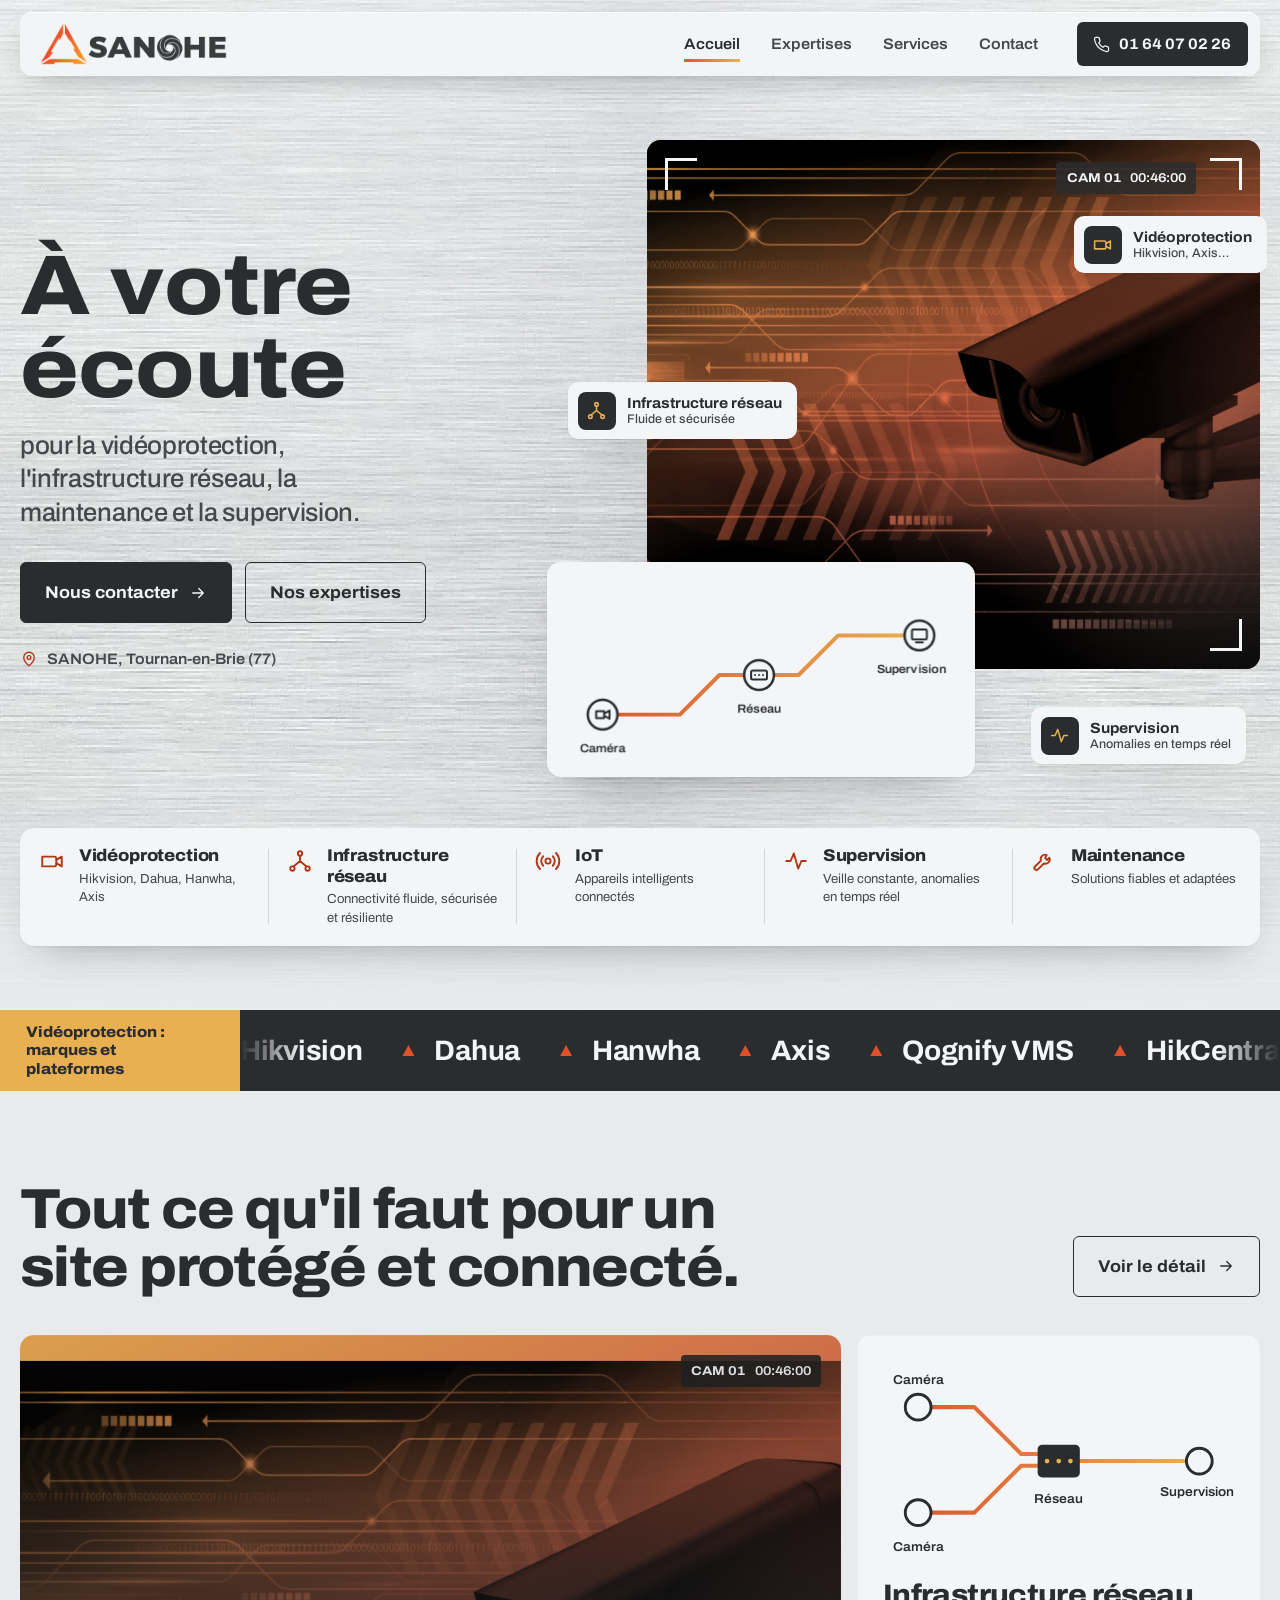
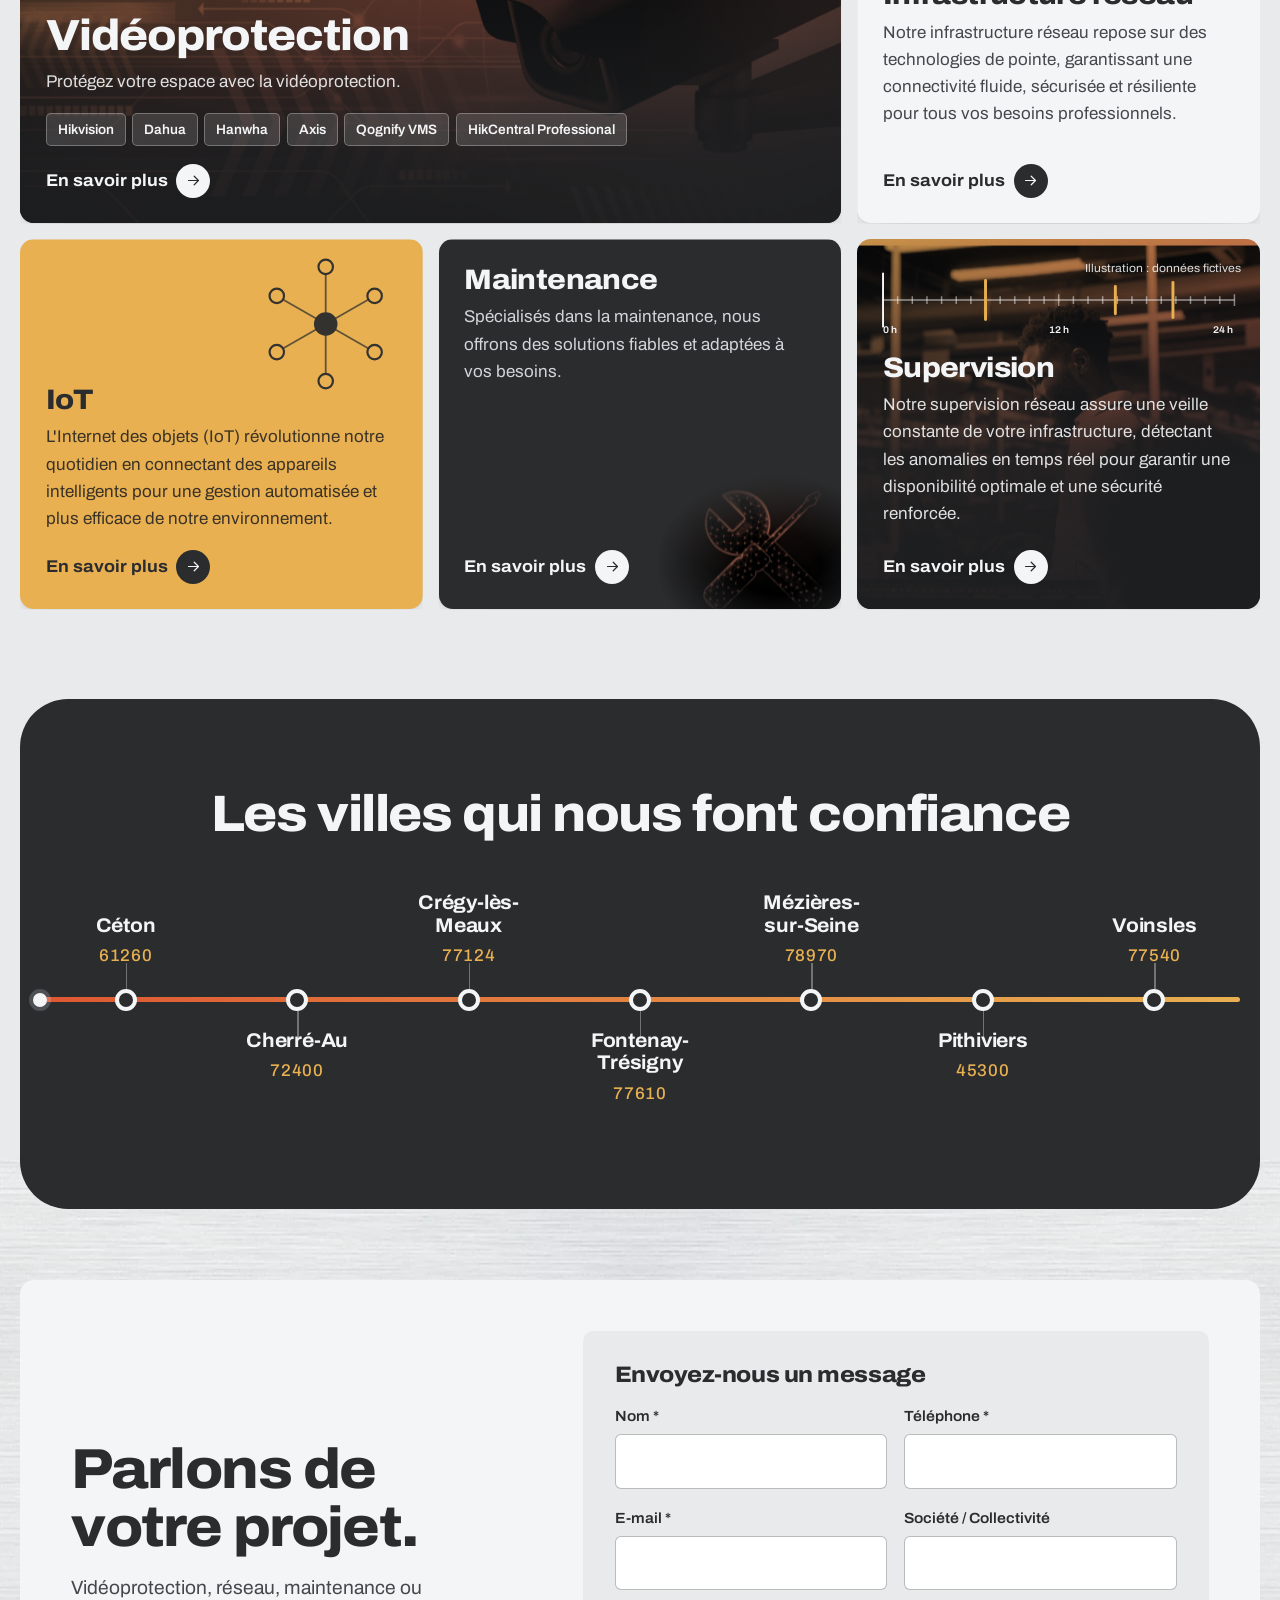
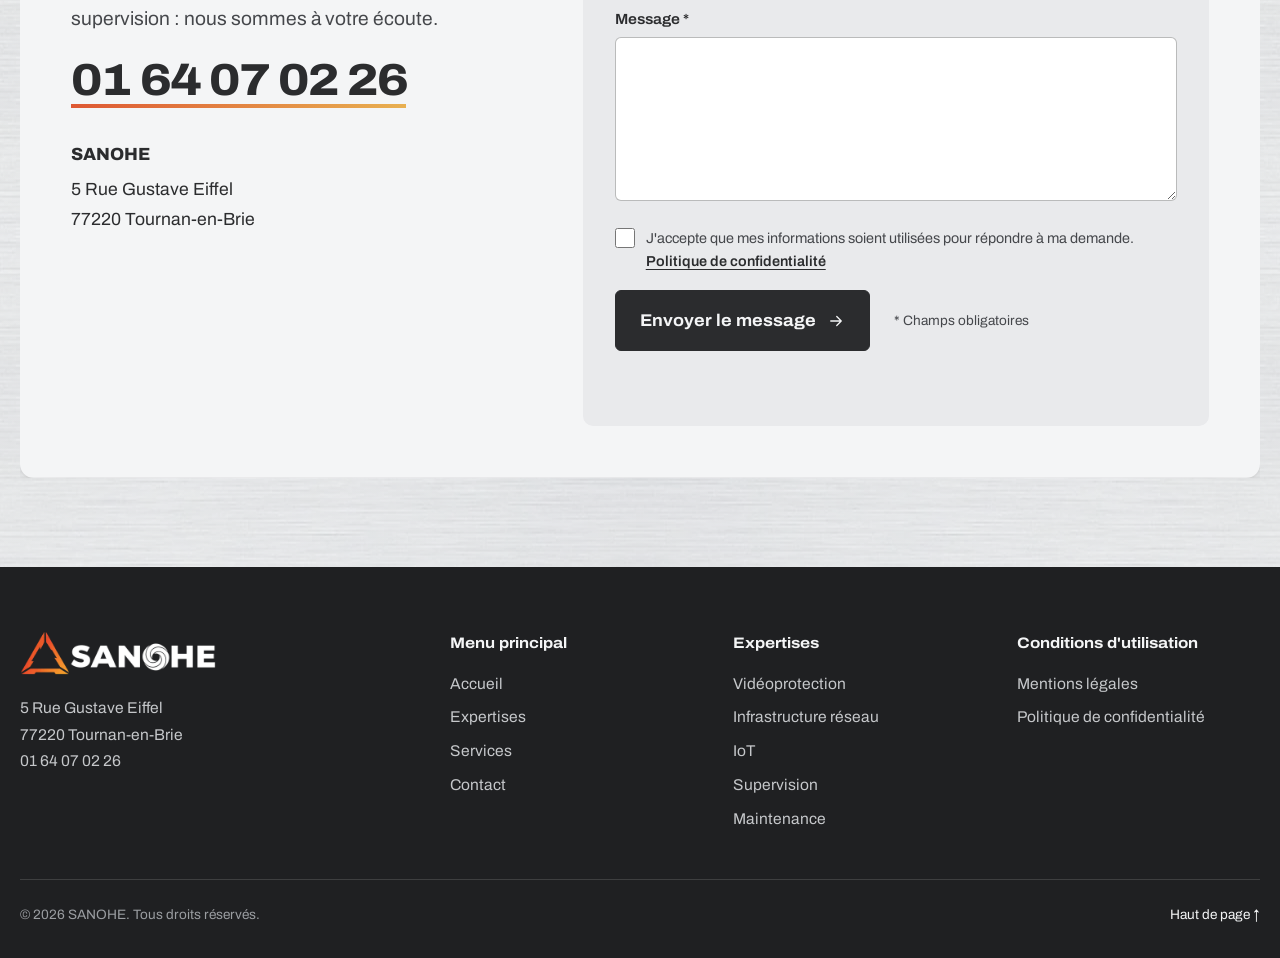
<file: index.html>
<!DOCTYPE html>
<html lang="fr">
<head>
  <meta charset="utf-8">
  <meta name="viewport" content="width=device-width, initial-scale=1">
  <title>SANOHE – Vidéoprotection, réseau, maintenance et supervision</title>
  <meta name="description" content="SANOHE, à votre écoute pour la vidéoprotection, l'infrastructure réseau, la maintenance et la supervision. Tournan-en-Brie (77).">
  <meta name="theme-color" content="#e9eaec">
  <link rel="canonical" href="https://sanohe.fr/">
  <meta property="og:title" content="SANOHE – Vidéoprotection, réseau, maintenance et supervision">
  <meta property="og:description" content="SANOHE, à votre écoute pour la vidéoprotection, l'infrastructure réseau, la maintenance et la supervision. Tournan-en-Brie (77).">
  <meta property="og:type" content="website"><meta property="og:locale" content="fr_FR"><meta property="og:site_name" content="SANOHE">
  <meta property="og:url" content="https://sanohe.fr/">
  <meta property="og:image" content="https://sanohe.fr/assets/img/og-image.jpg"><meta property="og:image:width" content="1200"><meta property="og:image:height" content="630">
  <meta property="og:image:alt" content="SANOHE, vidéoprotection, réseau, maintenance et supervision">
  <meta name="twitter:card" content="summary_large_image">
  <link rel="icon" href="assets/img/favicon.png" type="image/png">
  <link rel="apple-touch-icon" href="assets/img/icon-512.png">
  <link rel="preload" href="assets/fonts/archivo-latin.woff2" as="font" type="font/woff2" crossorigin>
  <link rel="stylesheet" href="assets/css/style.css">
  <script type="application/ld+json">{"@context":"https://schema.org","@type":"LocalBusiness","name":"SANOHE","url":"https://sanohe.fr/","telephone":"+33164070226","address":{"@type":"PostalAddress","streetAddress":"5 Rue Gustave Eiffel","postalCode":"77220","addressLocality":"Tournan-en-Brie","addressCountry":"FR"}}</script>
</head>
<body>
  <a class="skip-link" href="#contenu">Aller au contenu</a>

  <!-- Définitions SVG partagées : dégradés et icônes (trait unique, 1.75) -->
  <svg width="0" height="0" style="position:absolute" aria-hidden="true" focusable="false">
    <defs>
      <linearGradient id="lineGrad" gradientUnits="userSpaceOnUse" x1="40" y1="0" x2="360" y2="0"><stop offset="0" stop-color="#de5833"/><stop offset="1" stop-color="#e8b051"/></linearGradient>
      <linearGradient id="netGrad" gradientUnits="userSpaceOnUse" x1="30" y1="0" x2="270" y2="0"><stop offset="0" stop-color="#de5833"/><stop offset="1" stop-color="#e8b051"/></linearGradient>
      <symbol id="i-camera" viewBox="0 0 24 24"><path d="M3 8h11a2 2 0 0 1 2 2v5a2 2 0 0 1-2 2H3z"/><path d="M16 11l5-3v9l-5-3"/></symbol>
      <symbol id="i-network" viewBox="0 0 24 24"><circle cx="12" cy="5" r="2"/><circle cx="5" cy="19" r="2"/><circle cx="19" cy="19" r="2"/><path d="M12 7v5M12 12l-6 5M12 12l6 5"/></symbol>
      <symbol id="i-iot" viewBox="0 0 24 24"><circle cx="12" cy="12" r="2.4"/><path d="M7.6 7.6a6.2 6.2 0 0 0 0 8.8M16.4 7.6a6.2 6.2 0 0 1 0 8.8M4.6 4.6a10.4 10.4 0 0 0 0 14.8M19.4 4.6a10.4 10.4 0 0 1 0 14.8"/></symbol>
      <symbol id="i-pulse" viewBox="0 0 24 24"><path d="M3 12h4l3-7 4 14 3-7h4"/></symbol>
      <symbol id="i-wrench" viewBox="0 0 24 24"><path d="M14.5 6.5a4 4 0 0 0-5.3 5.1L3.7 17.1a1.9 1.9 0 0 0 2.7 2.7l5.5-5.5a4 4 0 0 0 5.1-5.3L14.7 11 13 9.3z"/></symbol>
      <symbol id="i-phone" viewBox="0 0 24 24"><path d="M22 16.9v3a2 2 0 0 1-2.2 2 19.8 19.8 0 0 1-8.6-3.1 19.5 19.5 0 0 1-6-6A19.8 19.8 0 0 1 2.1 4.2 2 2 0 0 1 4.1 2h3a2 2 0 0 1 2 1.7c.1 1 .4 1.9.7 2.8a2 2 0 0 1-.5 2.1L8.1 9.9a16 16 0 0 0 6 6l1.3-1.3a2 2 0 0 1 2.1-.4c.9.3 1.8.6 2.8.7a2 2 0 0 1 1.7 2z"/></symbol>
      <symbol id="i-pin" viewBox="0 0 24 24"><path d="M12 21s7-5.6 7-11a7 7 0 0 0-14 0c0 5.4 7 11 7 11z"/><circle cx="12" cy="10" r="2.5"/></symbol>
      <symbol id="i-arrow" viewBox="0 0 24 24"><path d="M5 12h14M13 6l6 6-6 6"/></symbol>
    </defs>
  </svg>

  <!-- ===== Barre flottante ===== -->
  <header class="bar">
    <div class="bar-in">
      <a class="logo" href="index.html" aria-label="SANOHE – Accueil"><img src="assets/img/logo.webp" alt="SANOHE" width="187" height="42"></a>
      <button class="nav-toggle" aria-expanded="false" aria-controls="site-nav" aria-label="Menu"><i></i></button>
      <nav class="site-nav" id="site-nav" aria-label="Navigation principale">
        <ul class="nav-list">
          <li><a href="index.html" aria-current="page">Accueil</a></li>
          <li><a href="expertises.html">Expertises</a></li>
          <li><a href="services.html">Services</a></li>
          <li><a href="contact.html">Contact</a></li>
        </ul>
        <a class="menu-phone" href="tel:+33164070226">Appeler le 01 64 07 02 26</a>
      </nav>
      <a class="bar-phone" href="tel:+33164070226"><svg class="ico" aria-hidden="true"><use href="#i-phone"/></svg><span class="tnum">01 64 07 02 26</span></a>
    </div>
  </header>

  <main id="contenu">
    <!-- ===== HERO ===== -->
    <section class="hero" aria-labelledby="titre-accueil">
      <div class="container hero-grid">
        <div class="hero-copy">
          <h1 id="titre-accueil">
            <span class="l1">À votre écoute</span>
            <span class="l2">pour la vidéoprotection, l'infrastructure réseau, la maintenance et la supervision.</span>
          </h1>
          <div class="hero-actions">
            <a class="btn btn-solid" href="#contact">Nous contacter <svg class="ico" aria-hidden="true"><use href="#i-arrow"/></svg></a>
            <a class="btn btn-line" href="#expertises">Nos expertises</a>
          </div>
          <p class="loc"><svg class="ico" aria-hidden="true"><use href="#i-pin"/></svg>SANOHE, Tournan-en-Brie (77)</p>
        </div>

        <div class="hero-stage">
          <div class="stage">
            <div class="layer viewfinder" aria-hidden="true">
              <img src="assets/img/videoprotection.webp" alt="" width="1200" height="900" fetchpriority="high">
              <span class="vf-corner tl"></span><span class="vf-corner tr"></span><span class="vf-corner bl"></span><span class="vf-corner br"></span>
              <span class="vf-tag"><b>CAM 01</b><span class="tnum" data-timecode>--:--:--</span></span>
            </div>

            <figure class="layer schema">
              <svg viewBox="0 0 400 190" role="img" aria-label="Schéma illustratif : une caméra reliée par le réseau à la supervision">
                <path class="dg-line" pathLength="1" d="M 40 138 H 118 L 158 98 H 238 L 278 58 H 360"/>
                <circle class="dg-pkt" r="4.5" cx="0" cy="0"/><circle class="dg-pkt" r="4.5" cx="0" cy="0"/><circle class="dg-pkt" r="4.5" cx="0" cy="0"/>
                <g transform="translate(40 138)"><circle class="dg-node" r="15"/><path class="dg-ico" d="M-6.5 -3.5h8v7h-8z M1.5 -1l5.5 -3.2v8.4l-5.5 -3.2"/></g>
                <g transform="translate(198 98)"><circle class="dg-node" r="15"/><rect class="dg-ico" x="-8" y="-4.5" width="16" height="9" rx="1.5"/><path class="dg-ico" d="M-4 0h.01M0 0h.01M4 0h.01"/></g>
                <g transform="translate(360 58)"><circle class="dg-node" r="15"/><rect class="dg-ico" x="-7.5" y="-6" width="15" height="10" rx="1.5"/><path class="dg-ico" d="M-3.5 7h7"/></g>
                <text class="dg-lbl" x="40" y="176" text-anchor="middle">Caméra</text>
                <text class="dg-lbl" x="198" y="136" text-anchor="middle">Réseau</text>
                <text class="dg-lbl" x="352" y="96" text-anchor="middle">Supervision</text>
              </svg>
              
            </figure>

            <p class="layer note note-a"><span class="ni"><svg class="ico" aria-hidden="true"><use href="#i-camera"/></svg></span><span>Vidéoprotection<small>Hikvision, Axis…</small></span></p>
            <p class="layer note note-b"><span class="ni"><svg class="ico" aria-hidden="true"><use href="#i-network"/></svg></span><span>Infrastructure réseau<small>Fluide et sécurisée</small></span></p>
            <p class="layer note note-c"><span class="ni"><svg class="ico" aria-hidden="true"><use href="#i-pulse"/></svg></span><span>Supervision<small>Anomalies en temps réel</small></span></p>
          </div>
        </div>
      </div>

      <!-- Rail des services : accès direct aux tuiles -->
      <div class="container">
        <nav aria-label="Nos expertises">
          <ul class="rail">
            <li><a href="#videoprotection"><svg class="ico ri" aria-hidden="true"><use href="#i-camera"/></svg><span><b>Vidéoprotection</b><span class="d">Hikvision, Dahua, Hanwha, Axis</span></span></a></li>
            <li><a href="#reseau"><svg class="ico ri" aria-hidden="true"><use href="#i-network"/></svg><span><b>Infrastructure réseau</b><span class="d">Connectivité fluide, sécurisée et résiliente</span></span></a></li>
            <li><a href="#iot"><svg class="ico ri" aria-hidden="true"><use href="#i-iot"/></svg><span><b>IoT</b><span class="d">Appareils intelligents connectés</span></span></a></li>
            <li><a href="#supervision"><svg class="ico ri" aria-hidden="true"><use href="#i-pulse"/></svg><span><b>Supervision</b><span class="d">Veille constante, anomalies en temps réel</span></span></a></li>
            <li><a href="#maintenance"><svg class="ico ri" aria-hidden="true"><use href="#i-wrench"/></svg><span><b>Maintenance</b><span class="d">Solutions fiables et adaptées</span></span></a></li>
          </ul>
        </nav>
      </div>
    </section>

    <!-- ===== BANDEAU MARQUES (V2) ===== -->
    <div class="marquee" role="group" aria-label="Marques et plateformes de vidéoprotection : Hikvision, Dahua, Hanwha, Axis, Qognify VMS, HikCentral Professional">
      <p class="mq-label">Vidéoprotection : marques et plateformes</p>
      <div class="mq-view" aria-hidden="true">
        <div class="mq-track">
          <span>Hikvision</span><span>Dahua</span><span>Hanwha</span><span>Axis</span><span>Qognify VMS</span><span>HikCentral Professional</span>
          <span>Hikvision</span><span>Dahua</span><span>Hanwha</span><span>Axis</span><span>Qognify VMS</span><span>HikCentral Professional</span>
        </div>
      </div>
    </div>

    <!-- ===== EXPERTISES : MOSAÏQUE (V2) ===== -->
    <section class="sec" id="expertises" aria-labelledby="titre-expertises">
      <div class="container">
        <div class="ex-head">
          <h2 class="h2 rise" data-reveal id="titre-expertises">Tout ce qu'il faut pour un site protégé et connecté.</h2>
          <a class="btn btn-line rise" data-reveal href="expertises.html">Voir le détail <svg class="ico" aria-hidden="true"><use href="#i-arrow"/></svg></a>
        </div>

        <div class="bento">
          <!-- Vidéoprotection -->
          <article class="tile t-video" id="videoprotection" data-reveal>
            <div class="bg"><img src="assets/img/videoprotection.webp" alt="" loading="lazy" width="1200" height="900"></div><span class="shade"></span>
            <p class="tc" aria-hidden="true"><b>CAM 01</b><span class="tnum" data-timecode>--:--:--</span></p>
            <h3>Vidéoprotection</h3>
            <p>Protégez votre espace avec la vidéoprotection.</p>
            <ul class="chips" aria-label="Marques et plateformes">
              <li>Hikvision</li><li>Dahua</li><li>Hanwha</li><li>Axis</li><li>Qognify VMS</li><li>HikCentral Professional</li>
            </ul>
            <a class="more" href="expertises.html#videoprotection">En savoir plus <i aria-hidden="true"><svg class="ico"><use href="#i-arrow"/></svg></i></a>
          </article>

          <!-- Infrastructure réseau -->
          <article class="tile t-reseau" id="reseau" data-reveal>
            <svg class="net" viewBox="0 0 300 170" role="img" aria-label="Schéma illustratif : deux caméras reliées à un commutateur puis à la supervision">
              <path class="net-line" d="M 30 36 H 78 L 118 76 H 150"/><path class="net-line" d="M 30 126 H 78 L 118 86 H 150"/><path class="net-line" d="M 150 82 H 270"/>
              <circle class="net-pkt p1" r="4" cx="0" cy="0"/><circle class="net-pkt p2" r="4" cx="0" cy="0"/><circle class="net-pkt p3" r="4" cx="0" cy="0"/>
              <circle class="net-node" cx="30" cy="36" r="11"/><circle class="net-node" cx="30" cy="126" r="11"/><circle class="net-node" cx="270" cy="82" r="11"/>
              <rect class="net-sw" x="132" y="68" width="36" height="28" rx="4"/><path d="M140 82h.01M150 82h.01M160 82h.01" stroke="#e8b051" stroke-width="4" stroke-linecap="round"/>
              <text class="net-lbl" x="30" y="16" text-anchor="middle">Caméra</text><text class="net-lbl" x="30" y="159" text-anchor="middle">Caméra</text>
              <text class="net-lbl" x="150" y="118" text-anchor="middle">Réseau</text><text class="net-lbl" x="268" y="112" text-anchor="middle">Supervision</text>
            </svg>
            <h3>Infrastructure réseau</h3>
            <p>Notre infrastructure réseau repose sur des technologies de pointe, garantissant une connectivité fluide, sécurisée et résiliente pour tous vos besoins professionnels.</p>
            <a class="more" href="expertises.html#reseau">En savoir plus <i aria-hidden="true"><svg class="ico"><use href="#i-arrow"/></svg></i></a>
          </article>

          <!-- IoT -->
          <article class="tile t-iot" id="iot" data-reveal>
            <svg class="iot" viewBox="0 0 240 170" aria-hidden="true">
              <g class="iot-link"><path d="M120 85V22M120 85l54-31M120 85l54 31M120 85v63M120 85l-54 31M120 85L66 54"/></g>
              <g class="iot-n"><circle cx="120" cy="22" r="8"/><circle cx="174" cy="54" r="8"/><circle cx="174" cy="116" r="8"/><circle cx="120" cy="148" r="8"/><circle cx="66" cy="116" r="8"/><circle cx="66" cy="54" r="8"/></g>
              <circle class="iot-pulse" cx="120" cy="85" r="12"/><circle class="iot-pulse" cx="120" cy="85" r="12"/><circle class="iot-pulse" cx="120" cy="85" r="12"/>
              <circle class="iot-h" cx="120" cy="85" r="13"/>
            </svg>
            <h3>IoT</h3>
            <p>L'Internet des objets (IoT) révolutionne notre quotidien en connectant des appareils intelligents pour une gestion automatisée et plus efficace de notre environnement.</p>
            <a class="more" href="expertises.html#iot">En savoir plus <i aria-hidden="true"><svg class="ico"><use href="#i-arrow"/></svg></i></a>
          </article>

          <!-- Maintenance -->
          <article class="tile t-maint" id="maintenance" data-reveal>
            <div class="bg"><img src="assets/img/maintenance.webp" alt="" loading="lazy" width="1200" height="833"></div>
            <h3>Maintenance</h3>
            <p>Spécialisés dans la maintenance, nous offrons des solutions fiables et adaptées à vos besoins.</p>
            <a class="more" href="services.html#maintenance">En savoir plus <i aria-hidden="true"><svg class="ico"><use href="#i-arrow"/></svg></i></a>
          </article>

          <!-- Supervision -->
          <article class="tile t-sup" id="supervision" data-reveal>
            <div class="bg"><img src="assets/img/supervision.webp" alt="" loading="lazy" width="612" height="408"></div><span class="shade"></span>
            <p class="cap" aria-hidden="true">Illustration : données fictives</p>
            <div class="sup-chart" aria-hidden="true">
              <svg viewBox="0 0 360 76">
                <line class="sup-base" x1="0" y1="40" x2="360" y2="40"/>
                <path class="sup-tick" d="M0 34v12M15 36v8M30 36v8M45 36v8M60 36v8M75 36v8M90 36v8M105 36v8M120 36v8M135 36v8M150 36v8M165 36v8M180 34v12M195 36v8M210 36v8M225 36v8M240 36v8M255 36v8M270 36v8M285 36v8M300 36v8M315 36v8M330 36v8M345 36v8M360 34v12"/>
                <path class="sup-evt" d="M105 20v40M238 26v28M297 22v36"/><path class="sup-scan" d="M0 12v56"/>
                <text class="sup-lbl" x="0" y="74">0 h</text><text class="sup-lbl" x="170" y="74">12 h</text><text class="sup-lbl" x="338" y="74">24 h</text>
              </svg>
            </div>
            <h3>Supervision</h3>
            <p>Notre supervision réseau assure une veille constante de votre infrastructure, détectant les anomalies en temps réel pour garantir une disponibilité optimale et une sécurité renforcée.</p>
            <a class="more" href="services.html#supervision">En savoir plus <i aria-hidden="true"><svg class="ico"><use href="#i-arrow"/></svg></i></a>
          </article>
        </div>
      </div>
    </section>

    <!-- ===== VILLES : LA LIGNE DES COMMUNES ===== -->
    <section class="sec cities" aria-labelledby="titre-villes">
      <div class="container">
        <div class="cities-head"><h2 class="h2 rise" data-reveal id="titre-villes">Les villes qui nous font confiance</h2></div>
        <div class="route-wrap">
          <ol class="route" data-reveal>
            <li class="stop"><span class="stop-label"><span class="stop-name">Céton</span><span class="stop-code">61260</span></span></li>
            <li class="stop"><span class="stop-label"><span class="stop-name">Cherré-Au</span><span class="stop-code">72400</span></span></li>
            <li class="stop"><span class="stop-label"><span class="stop-name">Crégy-lès-Meaux</span><span class="stop-code">77124</span></span></li>
            <li class="stop"><span class="stop-label"><span class="stop-name">Fontenay-Trésigny</span><span class="stop-code">77610</span></span></li>
            <li class="stop"><span class="stop-label"><span class="stop-name">Mézières-sur-Seine</span><span class="stop-code">78970</span></span></li>
            <li class="stop"><span class="stop-label"><span class="stop-name">Pithiviers</span><span class="stop-code">45300</span></span></li>
            <li class="stop"><span class="stop-label"><span class="stop-name">Voinsles</span><span class="stop-code">77540</span></span></li>
          </ol>
          <span class="route-pkt" aria-hidden="true"></span>
        </div>
      </div>
    </section>

    <!-- ===== CONTACT (CTA de V2) ===== -->
    <section class="sec contact" id="contact" aria-labelledby="titre-contact">
      <div class="container">
        <div class="cta" data-reveal>
          <div class="cta-info">
            <h2 class="h2" id="titre-contact">Parlons de votre projet.</h2>
            <p class="lead">Vidéoprotection, réseau, maintenance ou supervision : nous sommes à votre écoute.</p>
            <a class="phone-big" href="tel:+33164070226" aria-label="Appeler SANOHE au 01 64 07 02 26">01 64 07 02 26</a>
            <address><strong>SANOHE</strong>5 Rue Gustave Eiffel<br>77220 Tournan-en-Brie</address>
          </div>

          <!-- Formulaire : envoi configuré par data-endpoint (service ou script) ; sans endpoint, repli par e-mail (data-mailto) -->
          <form class="form" id="contact-form" novalidate aria-labelledby="form-title" data-endpoint="" data-mailto="nacer.laridhi@sanohe.fr">
            <h3 class="form-title" id="form-title">Envoyez-nous un message</h3>
            <div class="field-row">
              <div class="field">
                <label for="f-nom">Nom <span aria-hidden="true">*</span></label>
                <input id="f-nom" name="nom" type="text" autocomplete="name" required aria-describedby="e-nom">
                <p class="err" id="e-nom" hidden></p>
              </div>
              <div class="field">
                <label for="f-tel">Téléphone <span aria-hidden="true">*</span></label>
                <input id="f-tel" name="telephone" type="tel" autocomplete="tel" inputmode="tel" required aria-describedby="e-tel">
                <p class="err" id="e-tel" hidden></p>
              </div>
            </div>
            <div class="field-row">
              <div class="field">
                <label for="f-mail">E-mail <span aria-hidden="true">*</span></label>
                <input id="f-mail" name="email" type="email" autocomplete="email" required aria-describedby="e-mail">
                <p class="err" id="e-mail" hidden></p>
              </div>
              <div class="field">
                <label for="f-soc">Société / Collectivité</label>
                <input id="f-soc" name="societe" type="text" autocomplete="organization">
              </div>
            </div>
            <div class="field">
              <label for="f-msg">Message <span aria-hidden="true">*</span></label>
              <textarea id="f-msg" name="message" rows="5" required aria-describedby="e-msg"></textarea>
              <p class="err" id="e-msg" hidden></p>
            </div>
            <div class="hp" aria-hidden="true"><label>Ne pas remplir <input name="website" type="text" tabindex="-1" autocomplete="off"></label></div>
            <div class="field">
              <label class="check" for="f-ok">
                <input id="f-ok" name="consentement" type="checkbox" required aria-describedby="e-ok">
                <span>J'accepte que mes informations soient utilisées pour répondre à ma demande. <a href="politique-de-confidentialite.html">Politique de confidentialité</a></span>
              </label>
              <p class="err" id="e-ok" hidden></p>
            </div>
            <div class="form-foot">
              <button class="btn btn-solid" type="submit"><span class="btn-label">Envoyer le message</span> <svg class="ico" aria-hidden="true"><use href="#i-arrow"/></svg></button>
              <p class="req">* Champs obligatoires</p>
            </div>
            <p class="form-status" id="form-status" role="status" aria-live="polite"></p>
          </form>
        </div>
      </div>
    </section>
  
  </main>

  <!-- ===== PIED DE PAGE ===== -->
  <footer class="foot">
    <div class="container">
      <div class="foot-grid">
        <div>
          <a class="logo" href="index.html" aria-label="SANOHE – Accueil"><img src="assets/img/logo-light.webp" alt="SANOHE" width="196" height="44"></a>
          <address>5 Rue Gustave Eiffel<br>77220 Tournan-en-Brie<br><a href="tel:+33164070226">01 64 07 02 26</a></address>
        </div>
        <nav aria-label="Menu principal">
          <p class="foot-title">Menu principal</p>
          <ul><li><a href="index.html">Accueil</a></li><li><a href="expertises.html">Expertises</a></li><li><a href="services.html">Services</a></li><li><a href="contact.html">Contact</a></li></ul>
        </nav>
        <nav aria-label="Expertises">
          <p class="foot-title">Expertises</p>
          <ul><li><a href="expertises.html#videoprotection">Vidéoprotection</a></li><li><a href="expertises.html#reseau">Infrastructure réseau</a></li><li><a href="expertises.html#iot">IoT</a></li><li><a href="services.html#supervision">Supervision</a></li><li><a href="services.html#maintenance">Maintenance</a></li></ul>
        </nav>
        <nav aria-label="Conditions d'utilisation">
          <p class="foot-title">Conditions d'utilisation</p>
          <ul><li><a href="mentions-legales.html">Mentions légales</a></li><li><a href="politique-de-confidentialite.html">Politique de confidentialité</a></li></ul>
        </nav>
      </div>
      <div class="foot-bottom"><span>© <span id="year">2026</span> SANOHE. Tous droits réservés.</span><a href="#contenu">Haut de page ↑</a></div>
    </div>
  </footer>

  <script src="assets/js/main.js"></script>
</body>
</html>
</file>
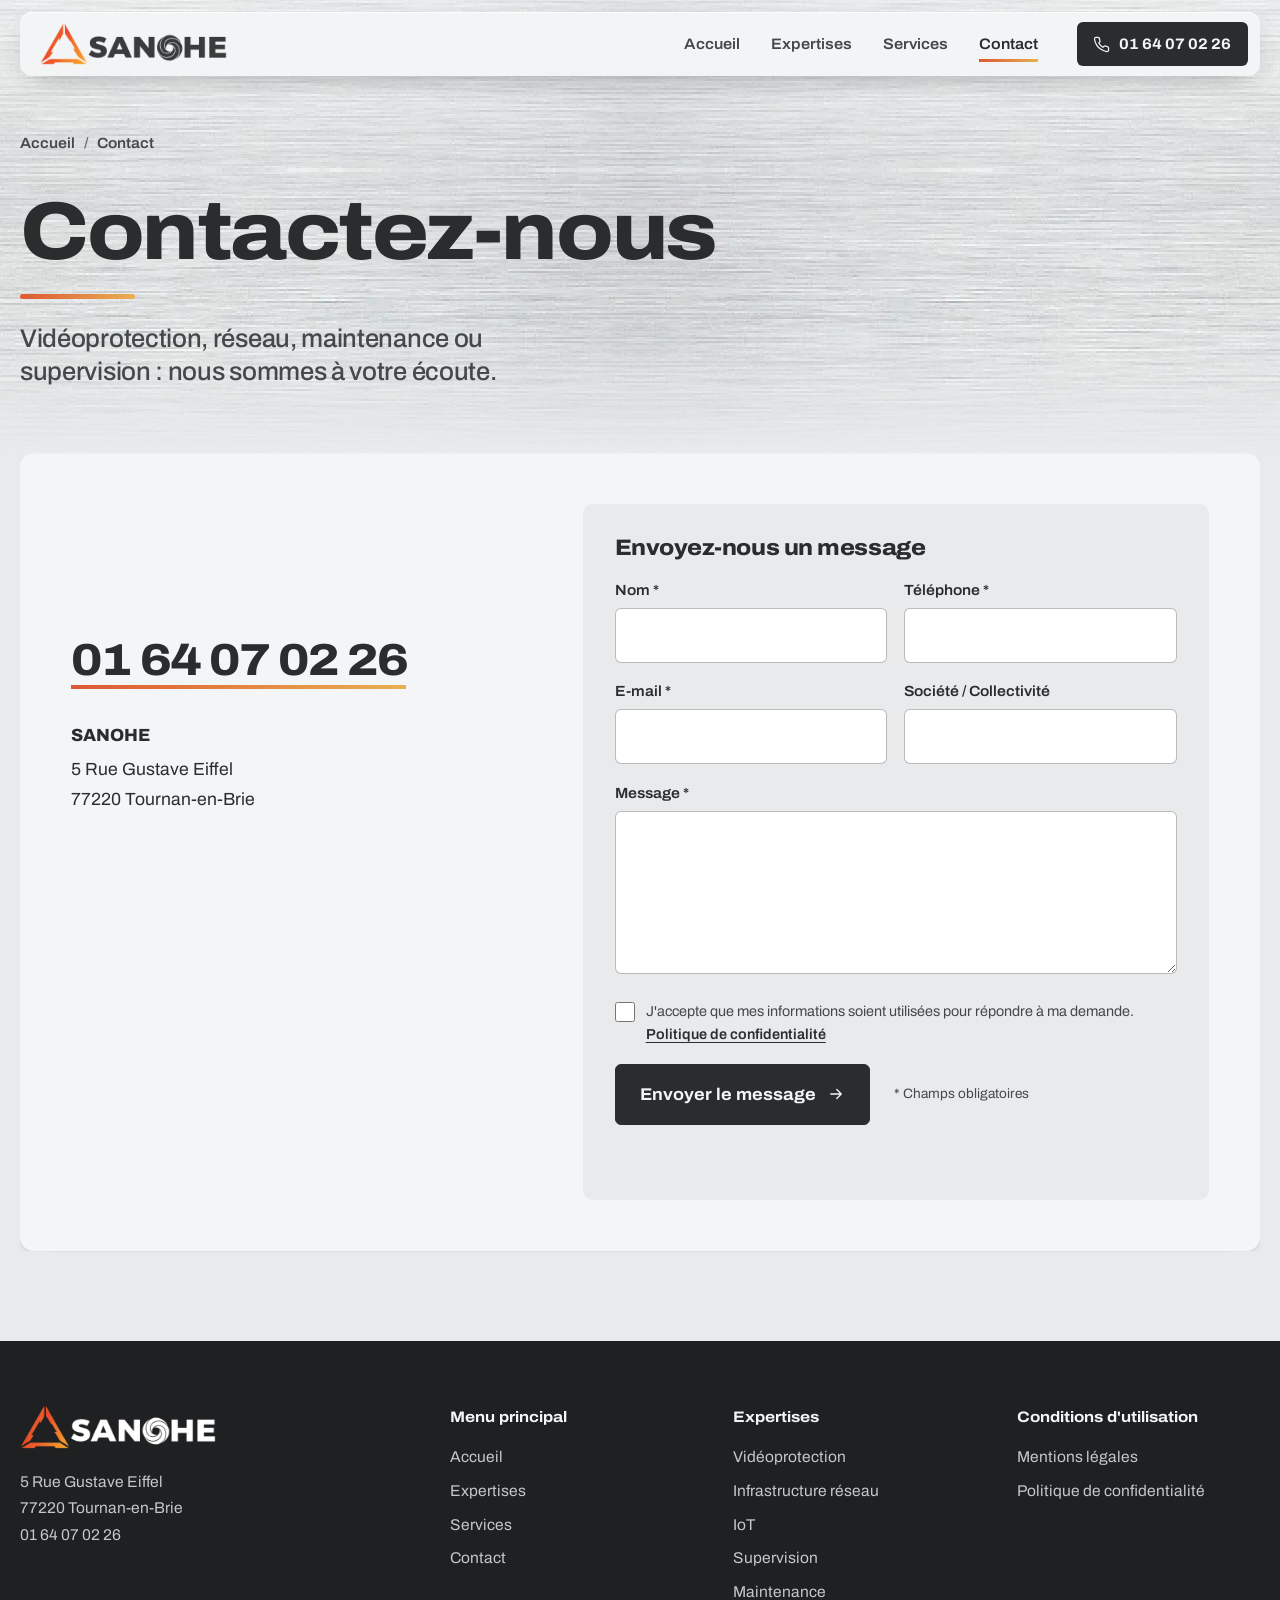
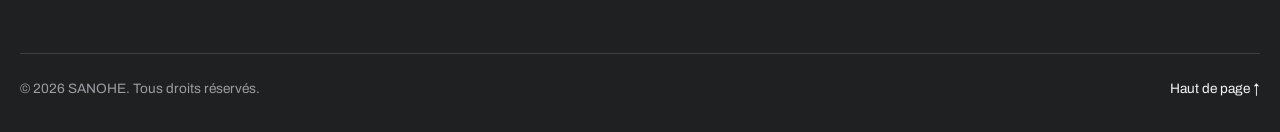
<file: contact.html>
<!DOCTYPE html>
<html lang="fr">
<head>
  <meta charset="utf-8">
  <meta name="viewport" content="width=device-width, initial-scale=1">
  <title>Contact | SANOHE</title>
  <meta name="description" content="Contactez SANOHE : 5 Rue Gustave Eiffel, 77220 Tournan-en-Brie. Téléphone 01 64 07 02 26. Formulaire de contact.">
  <meta name="theme-color" content="#e9eaec">
  <link rel="canonical" href="https://sanohe.fr/contact.html">
  <meta property="og:title" content="Contact | SANOHE">
  <meta property="og:description" content="Contactez SANOHE : 5 Rue Gustave Eiffel, 77220 Tournan-en-Brie. Téléphone 01 64 07 02 26. Formulaire de contact.">
  <meta property="og:type" content="website"><meta property="og:locale" content="fr_FR"><meta property="og:site_name" content="SANOHE">
  <meta property="og:url" content="https://sanohe.fr/contact.html">
  <meta property="og:image" content="https://sanohe.fr/assets/img/og-image.jpg"><meta property="og:image:width" content="1200"><meta property="og:image:height" content="630">
  <meta property="og:image:alt" content="SANOHE, vidéoprotection, réseau, maintenance et supervision">
  <meta name="twitter:card" content="summary_large_image">
  <link rel="icon" href="assets/img/favicon.png" type="image/png">
  <link rel="apple-touch-icon" href="assets/img/icon-512.png">
  <link rel="preload" href="assets/fonts/archivo-latin.woff2" as="font" type="font/woff2" crossorigin>
  <link rel="stylesheet" href="assets/css/style.css">
  <script type="application/ld+json">{"@context":"https://schema.org","@type":"BreadcrumbList","itemListElement":[{"@type":"ListItem","position":1,"name":"Accueil","item":"https://sanohe.fr/"},{"@type":"ListItem","position":2,"name":"Contact","item":"https://sanohe.fr/contact.html"}]}</script>
</head>
<body>
  <a class="skip-link" href="#contenu">Aller au contenu</a>

  <!-- Définitions SVG partagées : dégradés et icônes (trait unique, 1.75) -->
  <svg width="0" height="0" style="position:absolute" aria-hidden="true" focusable="false">
    <defs>
      <linearGradient id="lineGrad" gradientUnits="userSpaceOnUse" x1="40" y1="0" x2="360" y2="0"><stop offset="0" stop-color="#de5833"/><stop offset="1" stop-color="#e8b051"/></linearGradient>
      <linearGradient id="netGrad" gradientUnits="userSpaceOnUse" x1="30" y1="0" x2="270" y2="0"><stop offset="0" stop-color="#de5833"/><stop offset="1" stop-color="#e8b051"/></linearGradient>
      <symbol id="i-camera" viewBox="0 0 24 24"><path d="M3 8h11a2 2 0 0 1 2 2v5a2 2 0 0 1-2 2H3z"/><path d="M16 11l5-3v9l-5-3"/></symbol>
      <symbol id="i-network" viewBox="0 0 24 24"><circle cx="12" cy="5" r="2"/><circle cx="5" cy="19" r="2"/><circle cx="19" cy="19" r="2"/><path d="M12 7v5M12 12l-6 5M12 12l6 5"/></symbol>
      <symbol id="i-iot" viewBox="0 0 24 24"><circle cx="12" cy="12" r="2.4"/><path d="M7.6 7.6a6.2 6.2 0 0 0 0 8.8M16.4 7.6a6.2 6.2 0 0 1 0 8.8M4.6 4.6a10.4 10.4 0 0 0 0 14.8M19.4 4.6a10.4 10.4 0 0 1 0 14.8"/></symbol>
      <symbol id="i-pulse" viewBox="0 0 24 24"><path d="M3 12h4l3-7 4 14 3-7h4"/></symbol>
      <symbol id="i-wrench" viewBox="0 0 24 24"><path d="M14.5 6.5a4 4 0 0 0-5.3 5.1L3.7 17.1a1.9 1.9 0 0 0 2.7 2.7l5.5-5.5a4 4 0 0 0 5.1-5.3L14.7 11 13 9.3z"/></symbol>
      <symbol id="i-phone" viewBox="0 0 24 24"><path d="M22 16.9v3a2 2 0 0 1-2.2 2 19.8 19.8 0 0 1-8.6-3.1 19.5 19.5 0 0 1-6-6A19.8 19.8 0 0 1 2.1 4.2 2 2 0 0 1 4.1 2h3a2 2 0 0 1 2 1.7c.1 1 .4 1.9.7 2.8a2 2 0 0 1-.5 2.1L8.1 9.9a16 16 0 0 0 6 6l1.3-1.3a2 2 0 0 1 2.1-.4c.9.3 1.8.6 2.8.7a2 2 0 0 1 1.7 2z"/></symbol>
      <symbol id="i-pin" viewBox="0 0 24 24"><path d="M12 21s7-5.6 7-11a7 7 0 0 0-14 0c0 5.4 7 11 7 11z"/><circle cx="12" cy="10" r="2.5"/></symbol>
      <symbol id="i-arrow" viewBox="0 0 24 24"><path d="M5 12h14M13 6l6 6-6 6"/></symbol>
    </defs>
  </svg>

  <!-- ===== Barre flottante ===== -->
  <header class="bar">
    <div class="bar-in">
      <a class="logo" href="index.html" aria-label="SANOHE – Accueil"><img src="assets/img/logo.webp" alt="SANOHE" width="187" height="42"></a>
      <button class="nav-toggle" aria-expanded="false" aria-controls="site-nav" aria-label="Menu"><i></i></button>
      <nav class="site-nav" id="site-nav" aria-label="Navigation principale">
        <ul class="nav-list">
          <li><a href="index.html">Accueil</a></li>
          <li><a href="expertises.html">Expertises</a></li>
          <li><a href="services.html">Services</a></li>
          <li><a href="contact.html" aria-current="page">Contact</a></li>
        </ul>
        <a class="menu-phone" href="tel:+33164070226">Appeler le 01 64 07 02 26</a>
      </nav>
      <a class="bar-phone" href="tel:+33164070226"><svg class="ico" aria-hidden="true"><use href="#i-phone"/></svg><span class="tnum">01 64 07 02 26</span></a>
    </div>
  </header>

  <main id="contenu">
    <section class="phero" aria-labelledby="titre-page">
      <div class="container phero-in">
        <nav class="crumbs" aria-label="Fil d'Ariane"><ol><li><a href="index.html">Accueil</a></li><li aria-current="page">Contact</li></ol></nav>
        <h1 id="titre-page">Contactez-nous</h1>
        <p class="lead">Vidéoprotection, réseau, maintenance ou supervision : nous sommes à votre écoute.</p>
      </div>
    </section>
    <section class="sec sec-tight" aria-label="Coordonnées et formulaire">
      <div class="container">
        <div class="cta" data-reveal>
          <div class="cta-info">
            <a class="phone-big" href="tel:+33164070226" aria-label="Appeler SANOHE au 01 64 07 02 26">01 64 07 02 26</a>
            <address><strong>SANOHE</strong>5 Rue Gustave Eiffel<br>77220 Tournan-en-Brie</address>
          </div>
          <!-- Formulaire : envoi configuré par data-endpoint (service ou script) ; sans endpoint, repli par e-mail (data-mailto) -->
          <form class="form" id="contact-form" novalidate aria-labelledby="form-title" data-endpoint="" data-mailto="nacer.laridhi@sanohe.fr">
            <h2 class="form-title" id="form-title">Envoyez-nous un message</h2>
            <div class="field-row">
              <div class="field">
                <label for="f-nom">Nom <span aria-hidden="true">*</span></label>
                <input id="f-nom" name="nom" type="text" autocomplete="name" required aria-describedby="e-nom">
                <p class="err" id="e-nom" hidden></p>
              </div>
              <div class="field">
                <label for="f-tel">Téléphone <span aria-hidden="true">*</span></label>
                <input id="f-tel" name="telephone" type="tel" autocomplete="tel" inputmode="tel" required aria-describedby="e-tel">
                <p class="err" id="e-tel" hidden></p>
              </div>
            </div>
            <div class="field-row">
              <div class="field">
                <label for="f-mail">E-mail <span aria-hidden="true">*</span></label>
                <input id="f-mail" name="email" type="email" autocomplete="email" required aria-describedby="e-mail">
                <p class="err" id="e-mail" hidden></p>
              </div>
              <div class="field">
                <label for="f-soc">Société / Collectivité</label>
                <input id="f-soc" name="societe" type="text" autocomplete="organization">
              </div>
            </div>
            <div class="field">
              <label for="f-msg">Message <span aria-hidden="true">*</span></label>
              <textarea id="f-msg" name="message" rows="5" required aria-describedby="e-msg"></textarea>
              <p class="err" id="e-msg" hidden></p>
            </div>
            <div class="hp" aria-hidden="true"><label>Ne pas remplir <input name="website" type="text" tabindex="-1" autocomplete="off"></label></div>
            <div class="field">
              <label class="check" for="f-ok">
                <input id="f-ok" name="consentement" type="checkbox" required aria-describedby="e-ok">
                <span>J'accepte que mes informations soient utilisées pour répondre à ma demande. <a href="politique-de-confidentialite.html">Politique de confidentialité</a></span>
              </label>
              <p class="err" id="e-ok" hidden></p>
            </div>
            <div class="form-foot">
              <button class="btn btn-solid" type="submit"><span class="btn-label">Envoyer le message</span> <svg class="ico" aria-hidden="true"><use href="#i-arrow"/></svg></button>
              <p class="req">* Champs obligatoires</p>
            </div>
            <p class="form-status" id="form-status" role="status" aria-live="polite"></p>
          </form>
        </div>
      </div>
    </section>
  </main>

  <!-- ===== PIED DE PAGE ===== -->
  <footer class="foot">
    <div class="container">
      <div class="foot-grid">
        <div>
          <a class="logo" href="index.html" aria-label="SANOHE – Accueil"><img src="assets/img/logo-light.webp" alt="SANOHE" width="196" height="44"></a>
          <address>5 Rue Gustave Eiffel<br>77220 Tournan-en-Brie<br><a href="tel:+33164070226">01 64 07 02 26</a></address>
        </div>
        <nav aria-label="Menu principal">
          <p class="foot-title">Menu principal</p>
          <ul><li><a href="index.html">Accueil</a></li><li><a href="expertises.html">Expertises</a></li><li><a href="services.html">Services</a></li><li><a href="contact.html">Contact</a></li></ul>
        </nav>
        <nav aria-label="Expertises">
          <p class="foot-title">Expertises</p>
          <ul><li><a href="expertises.html#videoprotection">Vidéoprotection</a></li><li><a href="expertises.html#reseau">Infrastructure réseau</a></li><li><a href="expertises.html#iot">IoT</a></li><li><a href="services.html#supervision">Supervision</a></li><li><a href="services.html#maintenance">Maintenance</a></li></ul>
        </nav>
        <nav aria-label="Conditions d'utilisation">
          <p class="foot-title">Conditions d'utilisation</p>
          <ul><li><a href="mentions-legales.html">Mentions légales</a></li><li><a href="politique-de-confidentialite.html">Politique de confidentialité</a></li></ul>
        </nav>
      </div>
      <div class="foot-bottom"><span>© <span id="year">2026</span> SANOHE. Tous droits réservés.</span><a href="#contenu">Haut de page ↑</a></div>
    </div>
  </footer>

  <script src="assets/js/main.js"></script>
</body>
</html>
</file>
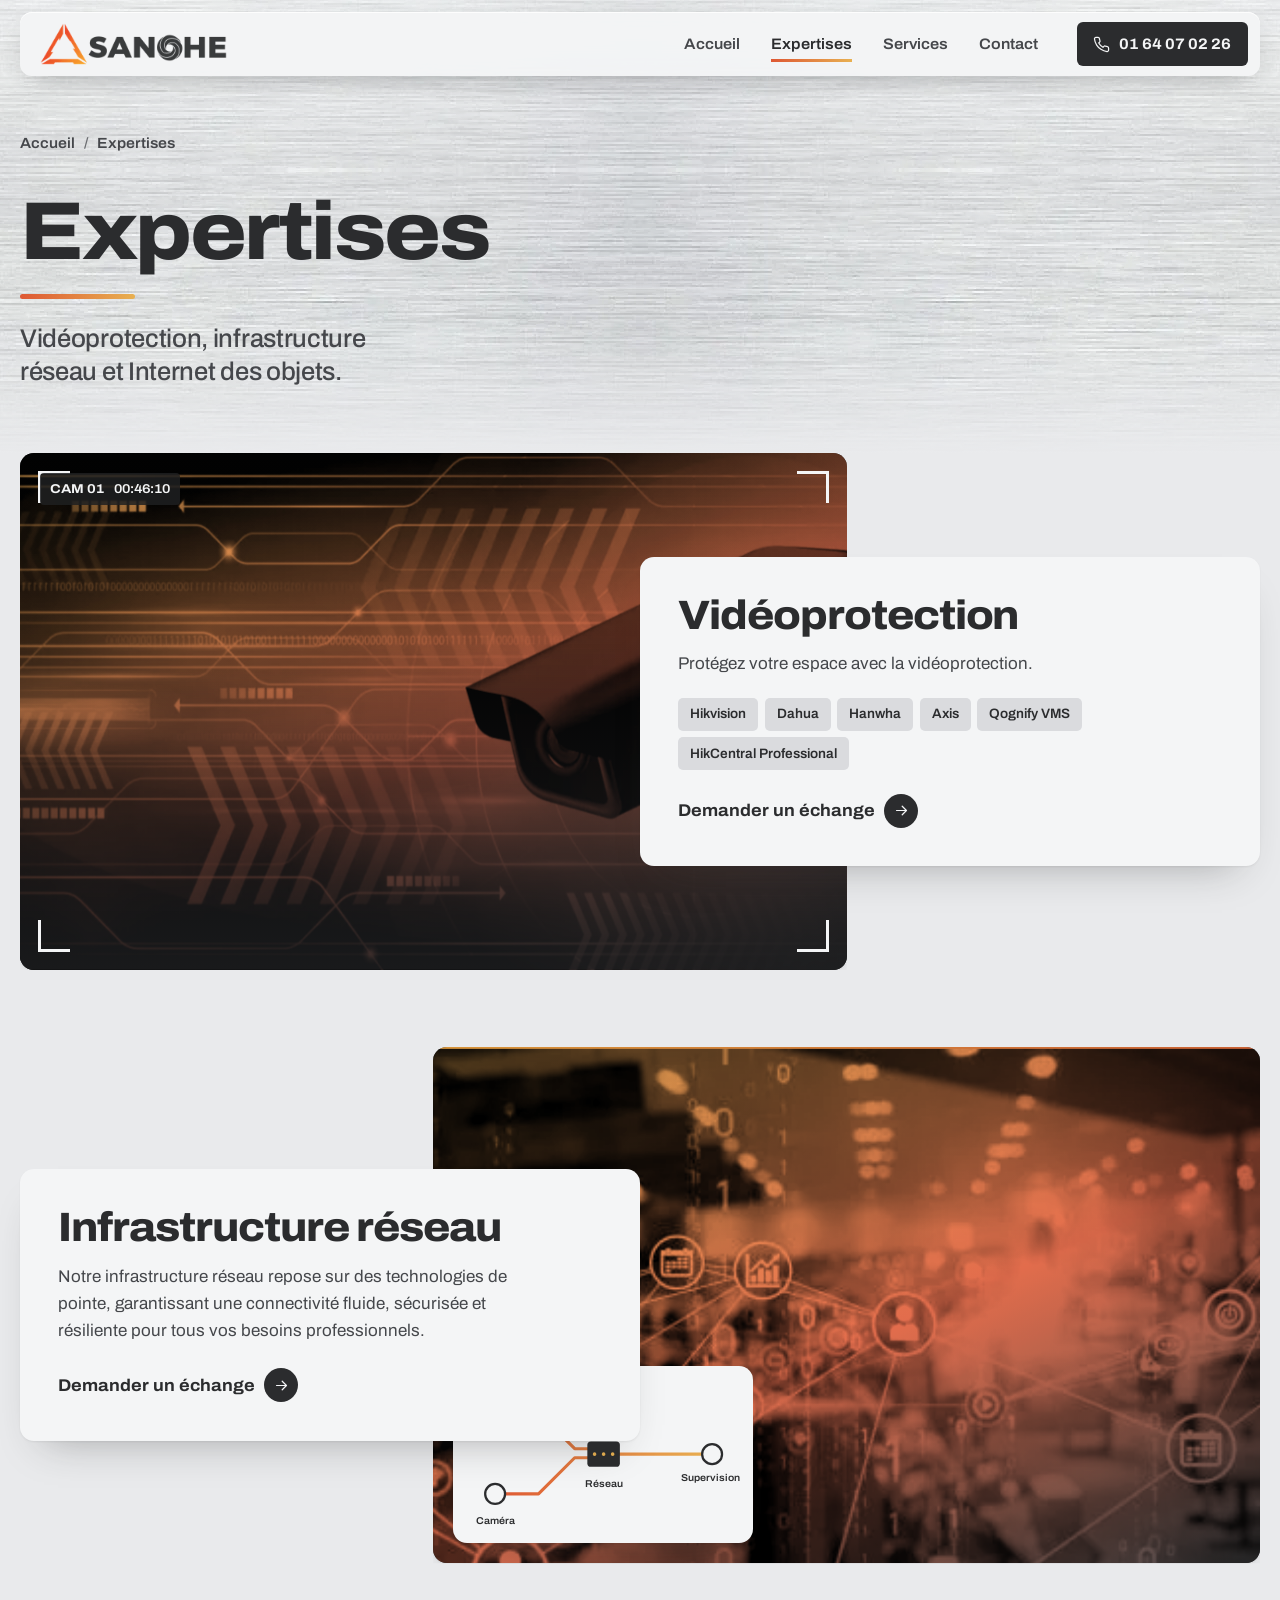
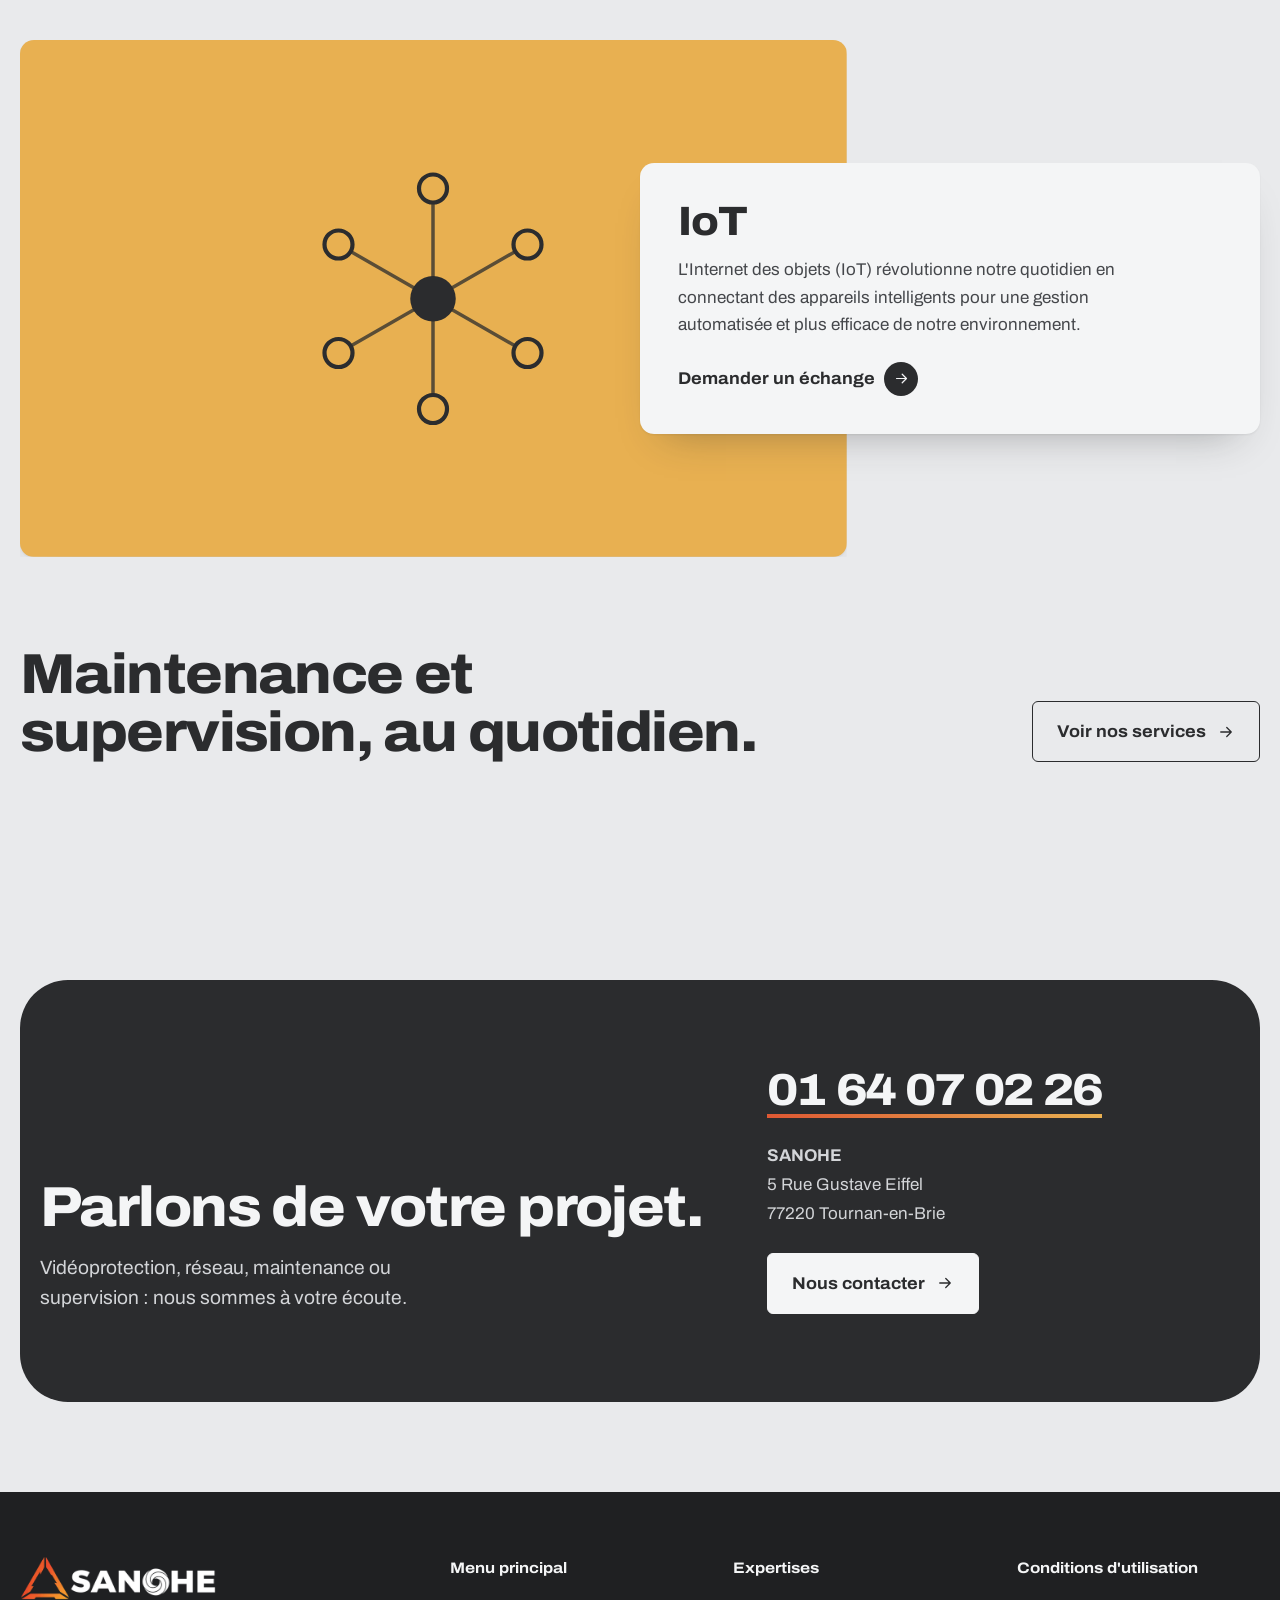
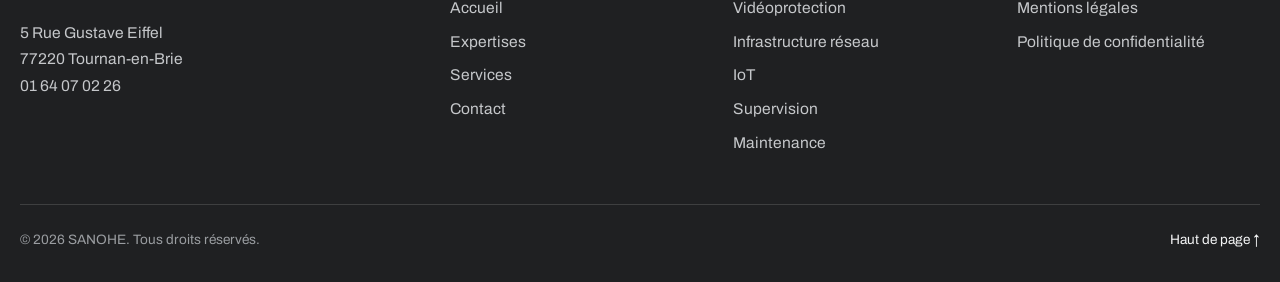
<file: expertises.html>
<!DOCTYPE html>
<html lang="fr">
<head>
  <meta charset="utf-8">
  <meta name="viewport" content="width=device-width, initial-scale=1">
  <title>Expertises – Vidéoprotection, réseau, IoT | SANOHE</title>
  <meta name="description" content="Vidéoprotection (Hikvision, Dahua, Hanwha, Axis, Qognify VMS, HikCentral Professional), infrastructure réseau et IoT : les expertises de SANOHE à Tournan-en-Brie (77).">
  <meta name="theme-color" content="#e9eaec">
  <link rel="canonical" href="https://sanohe.fr/expertises.html">
  <meta property="og:title" content="Expertises – Vidéoprotection, réseau, IoT | SANOHE">
  <meta property="og:description" content="Vidéoprotection (Hikvision, Dahua, Hanwha, Axis, Qognify VMS, HikCentral Professional), infrastructure réseau et IoT : les expertises de SANOHE à Tournan-en-Brie (77).">
  <meta property="og:type" content="website"><meta property="og:locale" content="fr_FR"><meta property="og:site_name" content="SANOHE">
  <meta property="og:url" content="https://sanohe.fr/expertises.html">
  <meta property="og:image" content="https://sanohe.fr/assets/img/og-image.jpg"><meta property="og:image:width" content="1200"><meta property="og:image:height" content="630">
  <meta property="og:image:alt" content="SANOHE, vidéoprotection, réseau, maintenance et supervision">
  <meta name="twitter:card" content="summary_large_image">
  <link rel="icon" href="assets/img/favicon.png" type="image/png">
  <link rel="apple-touch-icon" href="assets/img/icon-512.png">
  <link rel="preload" href="assets/fonts/archivo-latin.woff2" as="font" type="font/woff2" crossorigin>
  <link rel="stylesheet" href="assets/css/style.css">
  <script type="application/ld+json">{"@context":"https://schema.org","@graph":[{"@type":"Service","name":"Vidéoprotection","description":"Protégez votre espace avec la vidéoprotection.","provider":{"@type":"LocalBusiness","name":"SANOHE","url":"https://sanohe.fr/"},"areaServed":"FR"},{"@type":"Service","name":"Infrastructure réseau","description":"Infrastructure réseau reposant sur des technologies de pointe : connectivité fluide, sécurisée et résiliente.","provider":{"@type":"LocalBusiness","name":"SANOHE","url":"https://sanohe.fr/"},"areaServed":"FR"},{"@type":"Service","name":"IoT","description":"Connexion d'appareils intelligents pour une gestion automatisée et plus efficace de l'environnement.","provider":{"@type":"LocalBusiness","name":"SANOHE","url":"https://sanohe.fr/"},"areaServed":"FR"}]}</script>
  <script type="application/ld+json">{"@context":"https://schema.org","@type":"BreadcrumbList","itemListElement":[{"@type":"ListItem","position":1,"name":"Accueil","item":"https://sanohe.fr/"},{"@type":"ListItem","position":2,"name":"Expertises","item":"https://sanohe.fr/expertises.html"}]}</script>
</head>
<body>
  <a class="skip-link" href="#contenu">Aller au contenu</a>

  <!-- Définitions SVG partagées : dégradés et icônes (trait unique, 1.75) -->
  <svg width="0" height="0" style="position:absolute" aria-hidden="true" focusable="false">
    <defs>
      <linearGradient id="lineGrad" gradientUnits="userSpaceOnUse" x1="40" y1="0" x2="360" y2="0"><stop offset="0" stop-color="#de5833"/><stop offset="1" stop-color="#e8b051"/></linearGradient>
      <linearGradient id="netGrad" gradientUnits="userSpaceOnUse" x1="30" y1="0" x2="270" y2="0"><stop offset="0" stop-color="#de5833"/><stop offset="1" stop-color="#e8b051"/></linearGradient>
      <symbol id="i-camera" viewBox="0 0 24 24"><path d="M3 8h11a2 2 0 0 1 2 2v5a2 2 0 0 1-2 2H3z"/><path d="M16 11l5-3v9l-5-3"/></symbol>
      <symbol id="i-network" viewBox="0 0 24 24"><circle cx="12" cy="5" r="2"/><circle cx="5" cy="19" r="2"/><circle cx="19" cy="19" r="2"/><path d="M12 7v5M12 12l-6 5M12 12l6 5"/></symbol>
      <symbol id="i-iot" viewBox="0 0 24 24"><circle cx="12" cy="12" r="2.4"/><path d="M7.6 7.6a6.2 6.2 0 0 0 0 8.8M16.4 7.6a6.2 6.2 0 0 1 0 8.8M4.6 4.6a10.4 10.4 0 0 0 0 14.8M19.4 4.6a10.4 10.4 0 0 1 0 14.8"/></symbol>
      <symbol id="i-pulse" viewBox="0 0 24 24"><path d="M3 12h4l3-7 4 14 3-7h4"/></symbol>
      <symbol id="i-wrench" viewBox="0 0 24 24"><path d="M14.5 6.5a4 4 0 0 0-5.3 5.1L3.7 17.1a1.9 1.9 0 0 0 2.7 2.7l5.5-5.5a4 4 0 0 0 5.1-5.3L14.7 11 13 9.3z"/></symbol>
      <symbol id="i-phone" viewBox="0 0 24 24"><path d="M22 16.9v3a2 2 0 0 1-2.2 2 19.8 19.8 0 0 1-8.6-3.1 19.5 19.5 0 0 1-6-6A19.8 19.8 0 0 1 2.1 4.2 2 2 0 0 1 4.1 2h3a2 2 0 0 1 2 1.7c.1 1 .4 1.9.7 2.8a2 2 0 0 1-.5 2.1L8.1 9.9a16 16 0 0 0 6 6l1.3-1.3a2 2 0 0 1 2.1-.4c.9.3 1.8.6 2.8.7a2 2 0 0 1 1.7 2z"/></symbol>
      <symbol id="i-pin" viewBox="0 0 24 24"><path d="M12 21s7-5.6 7-11a7 7 0 0 0-14 0c0 5.4 7 11 7 11z"/><circle cx="12" cy="10" r="2.5"/></symbol>
      <symbol id="i-arrow" viewBox="0 0 24 24"><path d="M5 12h14M13 6l6 6-6 6"/></symbol>
    </defs>
  </svg>

  <!-- ===== Barre flottante ===== -->
  <header class="bar">
    <div class="bar-in">
      <a class="logo" href="index.html" aria-label="SANOHE – Accueil"><img src="assets/img/logo.webp" alt="SANOHE" width="187" height="42"></a>
      <button class="nav-toggle" aria-expanded="false" aria-controls="site-nav" aria-label="Menu"><i></i></button>
      <nav class="site-nav" id="site-nav" aria-label="Navigation principale">
        <ul class="nav-list">
          <li><a href="index.html">Accueil</a></li>
          <li><a href="expertises.html" aria-current="page">Expertises</a></li>
          <li><a href="services.html">Services</a></li>
          <li><a href="contact.html">Contact</a></li>
        </ul>
        <a class="menu-phone" href="tel:+33164070226">Appeler le 01 64 07 02 26</a>
      </nav>
      <a class="bar-phone" href="tel:+33164070226"><svg class="ico" aria-hidden="true"><use href="#i-phone"/></svg><span class="tnum">01 64 07 02 26</span></a>
    </div>
  </header>

  <main id="contenu">
    <section class="phero" aria-labelledby="titre-page">
      <div class="container phero-in">
        <nav class="crumbs" aria-label="Fil d'Ariane"><ol><li><a href="index.html">Accueil</a></li><li aria-current="page">Expertises</li></ol></nav>
        <h1 id="titre-page">Expertises</h1>
        <p class="lead">Vidéoprotection, infrastructure réseau et Internet des objets.</p>
      </div>
    </section>
    <section class="sec sec-tight" aria-label="Nos expertises">
      <div class="container">
        <article class="xrow" id="videoprotection" data-reveal>
          <div class="xmedia v-video">
            <div class="bg"><img src="assets/img/videoprotection.webp" alt="Caméra de vidéoprotection" loading="lazy" width="1200" height="900"></div><span class="shade"></span>
            <span class="vf-corner tl"></span><span class="vf-corner tr"></span><span class="vf-corner bl"></span><span class="vf-corner br"></span>
            <p class="tc" aria-hidden="true"><b>CAM 01</b><span class="tnum" data-timecode>--:--:--</span></p>
          </div>
          <div class="xcard">
            <h2>Vidéoprotection</h2>
            <p>Protégez votre espace avec la vidéoprotection.</p>
            <ul class="chips" aria-label="Marques et plateformes"><li>Hikvision</li><li>Dahua</li><li>Hanwha</li><li>Axis</li><li>Qognify VMS</li><li>HikCentral Professional</li></ul>
            <a class="more" href="contact.html">Demander un échange <i aria-hidden="true"><svg class="ico" aria-hidden="true"><use href="#i-arrow"/></svg></i></a>
          </div>
        </article>

        <article class="xrow flip" id="reseau" data-reveal>
          <div class="xmedia">
            <div class="bg"><img src="assets/img/reseau.webp" alt="Infrastructure réseau et connexions" loading="lazy" width="612" height="408"></div>
            <figure class="xschema"><svg class="net" viewBox="0 0 300 170" role="img" aria-label="Schéma illustratif : deux caméras reliées à un commutateur puis à la supervision">
              <path class="net-line" d="M 30 36 H 78 L 118 76 H 150"/><path class="net-line" d="M 30 126 H 78 L 118 86 H 150"/><path class="net-line" d="M 150 82 H 270"/>
              <circle class="net-pkt p1" r="4" cx="0" cy="0"/><circle class="net-pkt p2" r="4" cx="0" cy="0"/><circle class="net-pkt p3" r="4" cx="0" cy="0"/>
              <circle class="net-node" cx="30" cy="36" r="11"/><circle class="net-node" cx="30" cy="126" r="11"/><circle class="net-node" cx="270" cy="82" r="11"/>
              <rect class="net-sw" x="132" y="68" width="36" height="28" rx="4"/><path d="M140 82h.01M150 82h.01M160 82h.01" stroke="#e8b051" stroke-width="4" stroke-linecap="round"/>
              <text class="net-lbl" x="30" y="16" text-anchor="middle">Caméra</text><text class="net-lbl" x="30" y="159" text-anchor="middle">Caméra</text>
              <text class="net-lbl" x="150" y="118" text-anchor="middle">Réseau</text><text class="net-lbl" x="268" y="112" text-anchor="middle">Supervision</text>
            </svg></figure>
          </div>
          <div class="xcard">
            <h2>Infrastructure réseau</h2>
            <p>Notre infrastructure réseau repose sur des technologies de pointe, garantissant une connectivité fluide, sécurisée et résiliente pour tous vos besoins professionnels.</p>
            <a class="more" href="contact.html">Demander un échange <i aria-hidden="true"><svg class="ico" aria-hidden="true"><use href="#i-arrow"/></svg></i></a>
          </div>
        </article>

        <article class="xrow" id="iot" data-reveal>
          <div class="xmedia amber"><div class="xiot"><svg viewBox="0 0 240 170" aria-hidden="true">
              <g class="iot-link"><path d="M120 85V22M120 85l54-31M120 85l54 31M120 85v63M120 85l-54 31M120 85L66 54"/></g>
              <g class="iot-n"><circle cx="120" cy="22" r="8"/><circle cx="174" cy="54" r="8"/><circle cx="174" cy="116" r="8"/><circle cx="120" cy="148" r="8"/><circle cx="66" cy="116" r="8"/><circle cx="66" cy="54" r="8"/></g>
              <circle class="iot-pulse" cx="120" cy="85" r="12"/><circle class="iot-pulse" cx="120" cy="85" r="12"/><circle class="iot-pulse" cx="120" cy="85" r="12"/>
              <circle class="iot-h" cx="120" cy="85" r="13"/>
            </svg></div></div>
          <div class="xcard">
            <h2>IoT</h2>
            <p>L'Internet des objets (IoT) révolutionne notre quotidien en connectant des appareils intelligents pour une gestion automatisée et plus efficace de notre environnement.</p>
            <a class="more" href="contact.html">Demander un échange <i aria-hidden="true"><svg class="ico" aria-hidden="true"><use href="#i-arrow"/></svg></i></a>
          </div>
        </article>
      </div>
    </section>

    <section class="sec sec-tight" aria-label="Autres services">
      <div class="container ex-head">
        <h2 class="h2 rise" data-reveal>Maintenance et supervision, au quotidien.</h2>
        <a class="btn btn-line rise" data-reveal href="services.html">Voir nos services <svg class="ico" aria-hidden="true"><use href="#i-arrow"/></svg></a>
      </div>
    </section>
    <section class="sec" aria-labelledby="titre-appel">
      <div class="band" data-reveal>
        <div class="container band-in">
          <div>
            <h2 class="h2" id="titre-appel">Parlons de votre projet.</h2>
            <p class="lead">Vidéoprotection, réseau, maintenance ou supervision : nous sommes à votre écoute.</p>
          </div>
          <div class="band-side">
            <a class="phone-big" href="tel:+33164070226" aria-label="Appeler SANOHE au 01 64 07 02 26">01 64 07 02 26</a>
            <address><strong>SANOHE</strong><br>5 Rue Gustave Eiffel<br>77220 Tournan-en-Brie</address>
            <a class="btn btn-solid" href="contact.html">Nous contacter <svg class="ico" aria-hidden="true"><use href="#i-arrow"/></svg></a>
          </div>
        </div>
      </div>
    </section>
  </main>

  <!-- ===== PIED DE PAGE ===== -->
  <footer class="foot">
    <div class="container">
      <div class="foot-grid">
        <div>
          <a class="logo" href="index.html" aria-label="SANOHE – Accueil"><img src="assets/img/logo-light.webp" alt="SANOHE" width="196" height="44"></a>
          <address>5 Rue Gustave Eiffel<br>77220 Tournan-en-Brie<br><a href="tel:+33164070226">01 64 07 02 26</a></address>
        </div>
        <nav aria-label="Menu principal">
          <p class="foot-title">Menu principal</p>
          <ul><li><a href="index.html">Accueil</a></li><li><a href="expertises.html">Expertises</a></li><li><a href="services.html">Services</a></li><li><a href="contact.html">Contact</a></li></ul>
        </nav>
        <nav aria-label="Expertises">
          <p class="foot-title">Expertises</p>
          <ul><li><a href="expertises.html#videoprotection">Vidéoprotection</a></li><li><a href="expertises.html#reseau">Infrastructure réseau</a></li><li><a href="expertises.html#iot">IoT</a></li><li><a href="services.html#supervision">Supervision</a></li><li><a href="services.html#maintenance">Maintenance</a></li></ul>
        </nav>
        <nav aria-label="Conditions d'utilisation">
          <p class="foot-title">Conditions d'utilisation</p>
          <ul><li><a href="mentions-legales.html">Mentions légales</a></li><li><a href="politique-de-confidentialite.html">Politique de confidentialité</a></li></ul>
        </nav>
      </div>
      <div class="foot-bottom"><span>© <span id="year">2026</span> SANOHE. Tous droits réservés.</span><a href="#contenu">Haut de page ↑</a></div>
    </div>
  </footer>

  <script src="assets/js/main.js"></script>
</body>
</html>
</file>
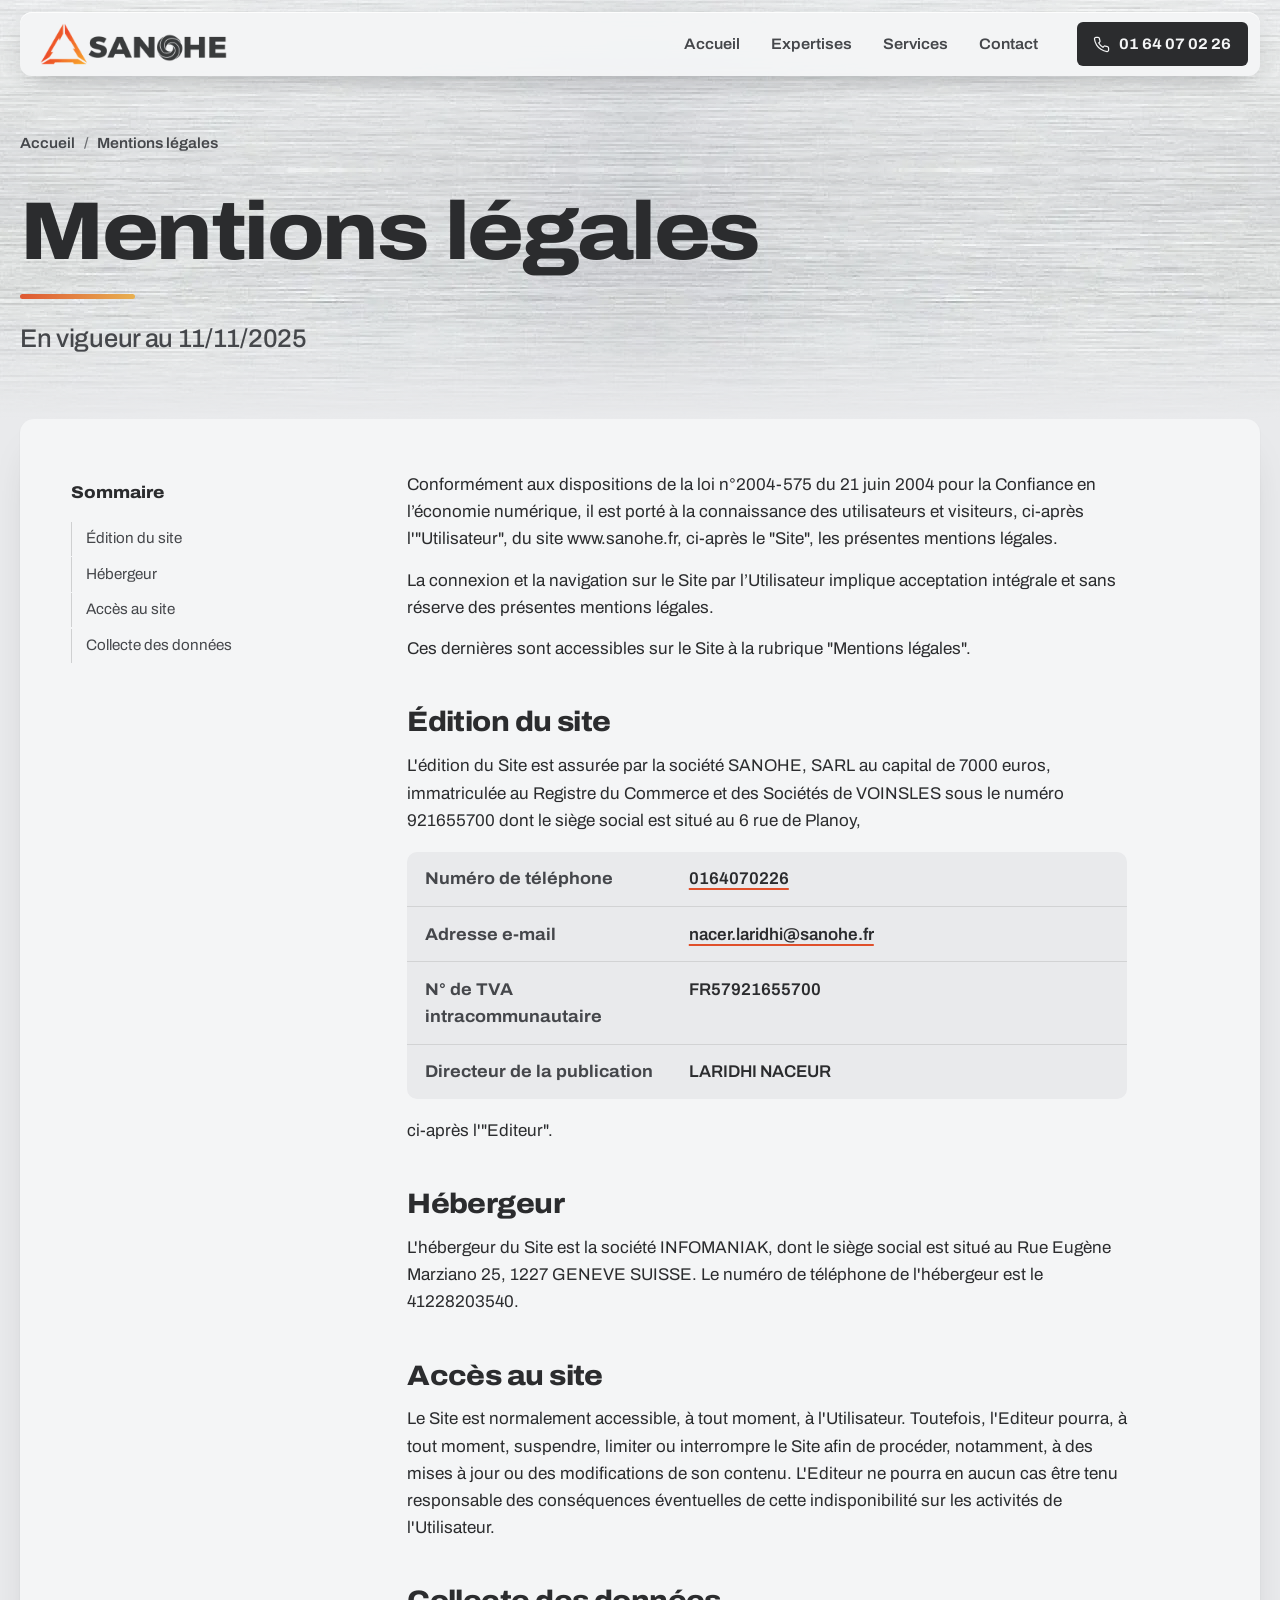
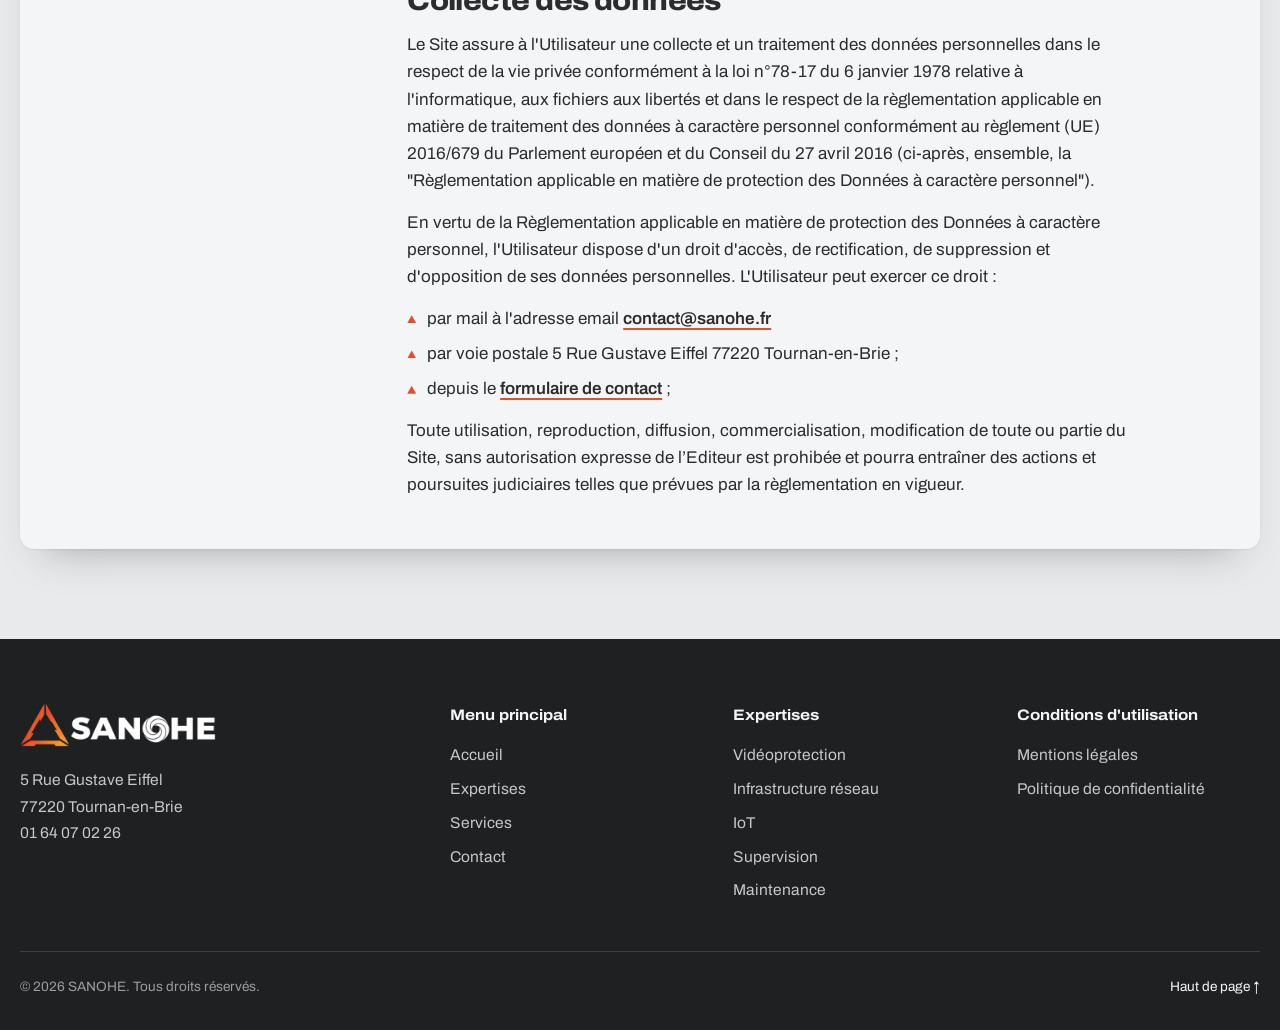
<file: mentions-legales.html>
<!DOCTYPE html>
<html lang="fr">
<head>
  <meta charset="utf-8">
  <meta name="viewport" content="width=device-width, initial-scale=1">
  <title>Mentions légales | SANOHE</title>
  <meta name="description" content="Mentions légales du site sanohe.fr : éditeur, hébergeur, accès au site et collecte des données.">
  <meta name="theme-color" content="#e9eaec">
  <link rel="canonical" href="https://sanohe.fr/mentions-legales.html">
  <meta property="og:title" content="Mentions légales | SANOHE">
  <meta property="og:description" content="Mentions légales du site sanohe.fr : éditeur, hébergeur, accès au site et collecte des données.">
  <meta property="og:type" content="website"><meta property="og:locale" content="fr_FR"><meta property="og:site_name" content="SANOHE">
  <meta property="og:url" content="https://sanohe.fr/mentions-legales.html">
  <meta property="og:image" content="https://sanohe.fr/assets/img/og-image.jpg"><meta property="og:image:width" content="1200"><meta property="og:image:height" content="630">
  <meta property="og:image:alt" content="SANOHE, vidéoprotection, réseau, maintenance et supervision">
  <meta name="twitter:card" content="summary_large_image">
  <link rel="icon" href="assets/img/favicon.png" type="image/png">
  <link rel="apple-touch-icon" href="assets/img/icon-512.png">
  <link rel="preload" href="assets/fonts/archivo-latin.woff2" as="font" type="font/woff2" crossorigin>
  <link rel="stylesheet" href="assets/css/style.css">
  <script type="application/ld+json">{"@context":"https://schema.org","@type":"BreadcrumbList","itemListElement":[{"@type":"ListItem","position":1,"name":"Accueil","item":"https://sanohe.fr/"},{"@type":"ListItem","position":2,"name":"Mentions légales","item":"https://sanohe.fr/mentions-legales.html"}]}</script>
</head>
<body>
  <a class="skip-link" href="#contenu">Aller au contenu</a>

  <!-- Définitions SVG partagées : dégradés et icônes (trait unique, 1.75) -->
  <svg width="0" height="0" style="position:absolute" aria-hidden="true" focusable="false">
    <defs>
      <linearGradient id="lineGrad" gradientUnits="userSpaceOnUse" x1="40" y1="0" x2="360" y2="0"><stop offset="0" stop-color="#de5833"/><stop offset="1" stop-color="#e8b051"/></linearGradient>
      <linearGradient id="netGrad" gradientUnits="userSpaceOnUse" x1="30" y1="0" x2="270" y2="0"><stop offset="0" stop-color="#de5833"/><stop offset="1" stop-color="#e8b051"/></linearGradient>
      <symbol id="i-camera" viewBox="0 0 24 24"><path d="M3 8h11a2 2 0 0 1 2 2v5a2 2 0 0 1-2 2H3z"/><path d="M16 11l5-3v9l-5-3"/></symbol>
      <symbol id="i-network" viewBox="0 0 24 24"><circle cx="12" cy="5" r="2"/><circle cx="5" cy="19" r="2"/><circle cx="19" cy="19" r="2"/><path d="M12 7v5M12 12l-6 5M12 12l6 5"/></symbol>
      <symbol id="i-iot" viewBox="0 0 24 24"><circle cx="12" cy="12" r="2.4"/><path d="M7.6 7.6a6.2 6.2 0 0 0 0 8.8M16.4 7.6a6.2 6.2 0 0 1 0 8.8M4.6 4.6a10.4 10.4 0 0 0 0 14.8M19.4 4.6a10.4 10.4 0 0 1 0 14.8"/></symbol>
      <symbol id="i-pulse" viewBox="0 0 24 24"><path d="M3 12h4l3-7 4 14 3-7h4"/></symbol>
      <symbol id="i-wrench" viewBox="0 0 24 24"><path d="M14.5 6.5a4 4 0 0 0-5.3 5.1L3.7 17.1a1.9 1.9 0 0 0 2.7 2.7l5.5-5.5a4 4 0 0 0 5.1-5.3L14.7 11 13 9.3z"/></symbol>
      <symbol id="i-phone" viewBox="0 0 24 24"><path d="M22 16.9v3a2 2 0 0 1-2.2 2 19.8 19.8 0 0 1-8.6-3.1 19.5 19.5 0 0 1-6-6A19.8 19.8 0 0 1 2.1 4.2 2 2 0 0 1 4.1 2h3a2 2 0 0 1 2 1.7c.1 1 .4 1.9.7 2.8a2 2 0 0 1-.5 2.1L8.1 9.9a16 16 0 0 0 6 6l1.3-1.3a2 2 0 0 1 2.1-.4c.9.3 1.8.6 2.8.7a2 2 0 0 1 1.7 2z"/></symbol>
      <symbol id="i-pin" viewBox="0 0 24 24"><path d="M12 21s7-5.6 7-11a7 7 0 0 0-14 0c0 5.4 7 11 7 11z"/><circle cx="12" cy="10" r="2.5"/></symbol>
      <symbol id="i-arrow" viewBox="0 0 24 24"><path d="M5 12h14M13 6l6 6-6 6"/></symbol>
    </defs>
  </svg>

  <!-- ===== Barre flottante ===== -->
  <header class="bar">
    <div class="bar-in">
      <a class="logo" href="index.html" aria-label="SANOHE – Accueil"><img src="assets/img/logo.webp" alt="SANOHE" width="187" height="42"></a>
      <button class="nav-toggle" aria-expanded="false" aria-controls="site-nav" aria-label="Menu"><i></i></button>
      <nav class="site-nav" id="site-nav" aria-label="Navigation principale">
        <ul class="nav-list">
          <li><a href="index.html">Accueil</a></li>
          <li><a href="expertises.html">Expertises</a></li>
          <li><a href="services.html">Services</a></li>
          <li><a href="contact.html">Contact</a></li>
        </ul>
        <a class="menu-phone" href="tel:+33164070226">Appeler le 01 64 07 02 26</a>
      </nav>
      <a class="bar-phone" href="tel:+33164070226"><svg class="ico" aria-hidden="true"><use href="#i-phone"/></svg><span class="tnum">01 64 07 02 26</span></a>
    </div>
  </header>

  <main id="contenu">
    <section class="phero" aria-labelledby="titre-page">
      <div class="container phero-in">
        <nav class="crumbs" aria-label="Fil d'Ariane"><ol><li><a href="index.html">Accueil</a></li><li aria-current="page">Mentions légales</li></ol></nav>
        <h1 id="titre-page">Mentions légales</h1>
        <p class="lead">En vigueur au 11/11/2025</p>
      </div>
    </section>
    <section class="sec legal-wrap" aria-label="Mentions légales">
      <div class="container">
        <div class="legal">
          <details class="toc" open><summary>Sommaire</summary><nav aria-label="Sommaire"><ol><li><a href="#s1">Édition du site</a></li><li><a href="#s2">Hébergeur</a></li><li><a href="#s3">Accès au site</a></li><li><a href="#s4">Collecte des données</a></li></ol></nav></details>
          <div class="prose">
<p>Conformément aux dispositions de la loi n°2004-575 du 21 juin 2004 pour la Confiance en l’économie numérique, il est porté à la connaissance des utilisateurs et visiteurs, ci-après l'"Utilisateur", du site www.sanohe.fr, ci-après le "Site", les présentes mentions légales.</p>
<p>La connexion et la navigation sur le Site par l’Utilisateur implique acceptation intégrale et sans réserve des présentes mentions légales.</p>
<p>Ces dernières sont accessibles sur le Site à la rubrique "Mentions légales".</p>
<h2 id="s1">Édition du site</h2>
<p>L'édition du Site est assurée par la société SANOHE, SARL au capital de 7000 euros, immatriculée au Registre du Commerce et des Sociétés de VOINSLES sous le numéro 921655700 dont le siège social est situé au 6 rue de Planoy,</p>
<dl class="facts">
<div><dt>Numéro de téléphone</dt><dd><a href="tel:+33164070226">0164070226</a></dd></div>
<div><dt>Adresse e-mail</dt><dd><a href="mailto:nacer.laridhi@sanohe.fr">nacer.laridhi@sanohe.fr</a></dd></div>
<div><dt>N° de TVA intracommunautaire</dt><dd>FR57921655700</dd></div>
<div><dt>Directeur de la publication</dt><dd>LARIDHI NACEUR</dd></div>
</dl>
<p>ci-après l'"Editeur".</p>
<h2 id="s2">Hébergeur</h2>
<p>L'hébergeur du Site est la société INFOMANIAK, dont le siège social est situé au Rue Eugène Marziano 25, 1227 GENEVE SUISSE. Le numéro de téléphone de l'hébergeur est le 41228203540.</p>
<h2 id="s3">Accès au site</h2>
<p>Le Site est normalement accessible, à tout moment, à l'Utilisateur. Toutefois, l'Editeur pourra, à tout moment, suspendre, limiter ou interrompre le Site afin de procéder, notamment, à des mises à jour ou des modifications de son contenu. L'Editeur ne pourra en aucun cas être tenu responsable des conséquences éventuelles de cette indisponibilité sur les activités de l'Utilisateur.</p>
<h2 id="s4">Collecte des données</h2>
<p>Le Site assure à l'Utilisateur une collecte et un traitement des données personnelles dans le respect de la vie privée conformément à la loi n°78-17 du 6 janvier 1978 relative à l'informatique, aux fichiers aux libertés et dans le respect de la règlementation applicable en matière de traitement des données à caractère personnel conformément au règlement (UE) 2016/679 du Parlement européen et du Conseil du 27 avril 2016 (ci-après, ensemble, la "Règlementation applicable en matière de protection des Données à caractère personnel").</p>
<p>En vertu de la Règlementation applicable en matière de protection des Données à caractère personnel, l'Utilisateur dispose d'un droit d'accès, de rectification, de suppression et d'opposition de ses données personnelles. L'Utilisateur peut exercer ce droit :</p>
<ul class="bullets">
<li>par mail à l'adresse email <a href="mailto:contact@sanohe.fr">contact@sanohe.fr</a></li>
<li>par voie postale 5 Rue Gustave Eiffel 77220 Tournan-en-Brie ;</li>
<li>depuis le <a href="contact.html">formulaire de contact</a> ;</li>
</ul>
<p>Toute utilisation, reproduction, diffusion, commercialisation, modification de toute ou partie du Site, sans autorisation expresse de l’Editeur est prohibée et pourra entraîner des actions et poursuites judiciaires telles que prévues par la règlementation en vigueur.</p>

          </div>
        </div>
      </div>
    </section>
  </main>

  <!-- ===== PIED DE PAGE ===== -->
  <footer class="foot">
    <div class="container">
      <div class="foot-grid">
        <div>
          <a class="logo" href="index.html" aria-label="SANOHE – Accueil"><img src="assets/img/logo-light.webp" alt="SANOHE" width="196" height="44"></a>
          <address>5 Rue Gustave Eiffel<br>77220 Tournan-en-Brie<br><a href="tel:+33164070226">01 64 07 02 26</a></address>
        </div>
        <nav aria-label="Menu principal">
          <p class="foot-title">Menu principal</p>
          <ul><li><a href="index.html">Accueil</a></li><li><a href="expertises.html">Expertises</a></li><li><a href="services.html">Services</a></li><li><a href="contact.html">Contact</a></li></ul>
        </nav>
        <nav aria-label="Expertises">
          <p class="foot-title">Expertises</p>
          <ul><li><a href="expertises.html#videoprotection">Vidéoprotection</a></li><li><a href="expertises.html#reseau">Infrastructure réseau</a></li><li><a href="expertises.html#iot">IoT</a></li><li><a href="services.html#supervision">Supervision</a></li><li><a href="services.html#maintenance">Maintenance</a></li></ul>
        </nav>
        <nav aria-label="Conditions d'utilisation">
          <p class="foot-title">Conditions d'utilisation</p>
          <ul><li><a href="mentions-legales.html">Mentions légales</a></li><li><a href="politique-de-confidentialite.html">Politique de confidentialité</a></li></ul>
        </nav>
      </div>
      <div class="foot-bottom"><span>© <span id="year">2026</span> SANOHE. Tous droits réservés.</span><a href="#contenu">Haut de page ↑</a></div>
    </div>
  </footer>

  <script src="assets/js/main.js"></script>
</body>
</html>
</file>
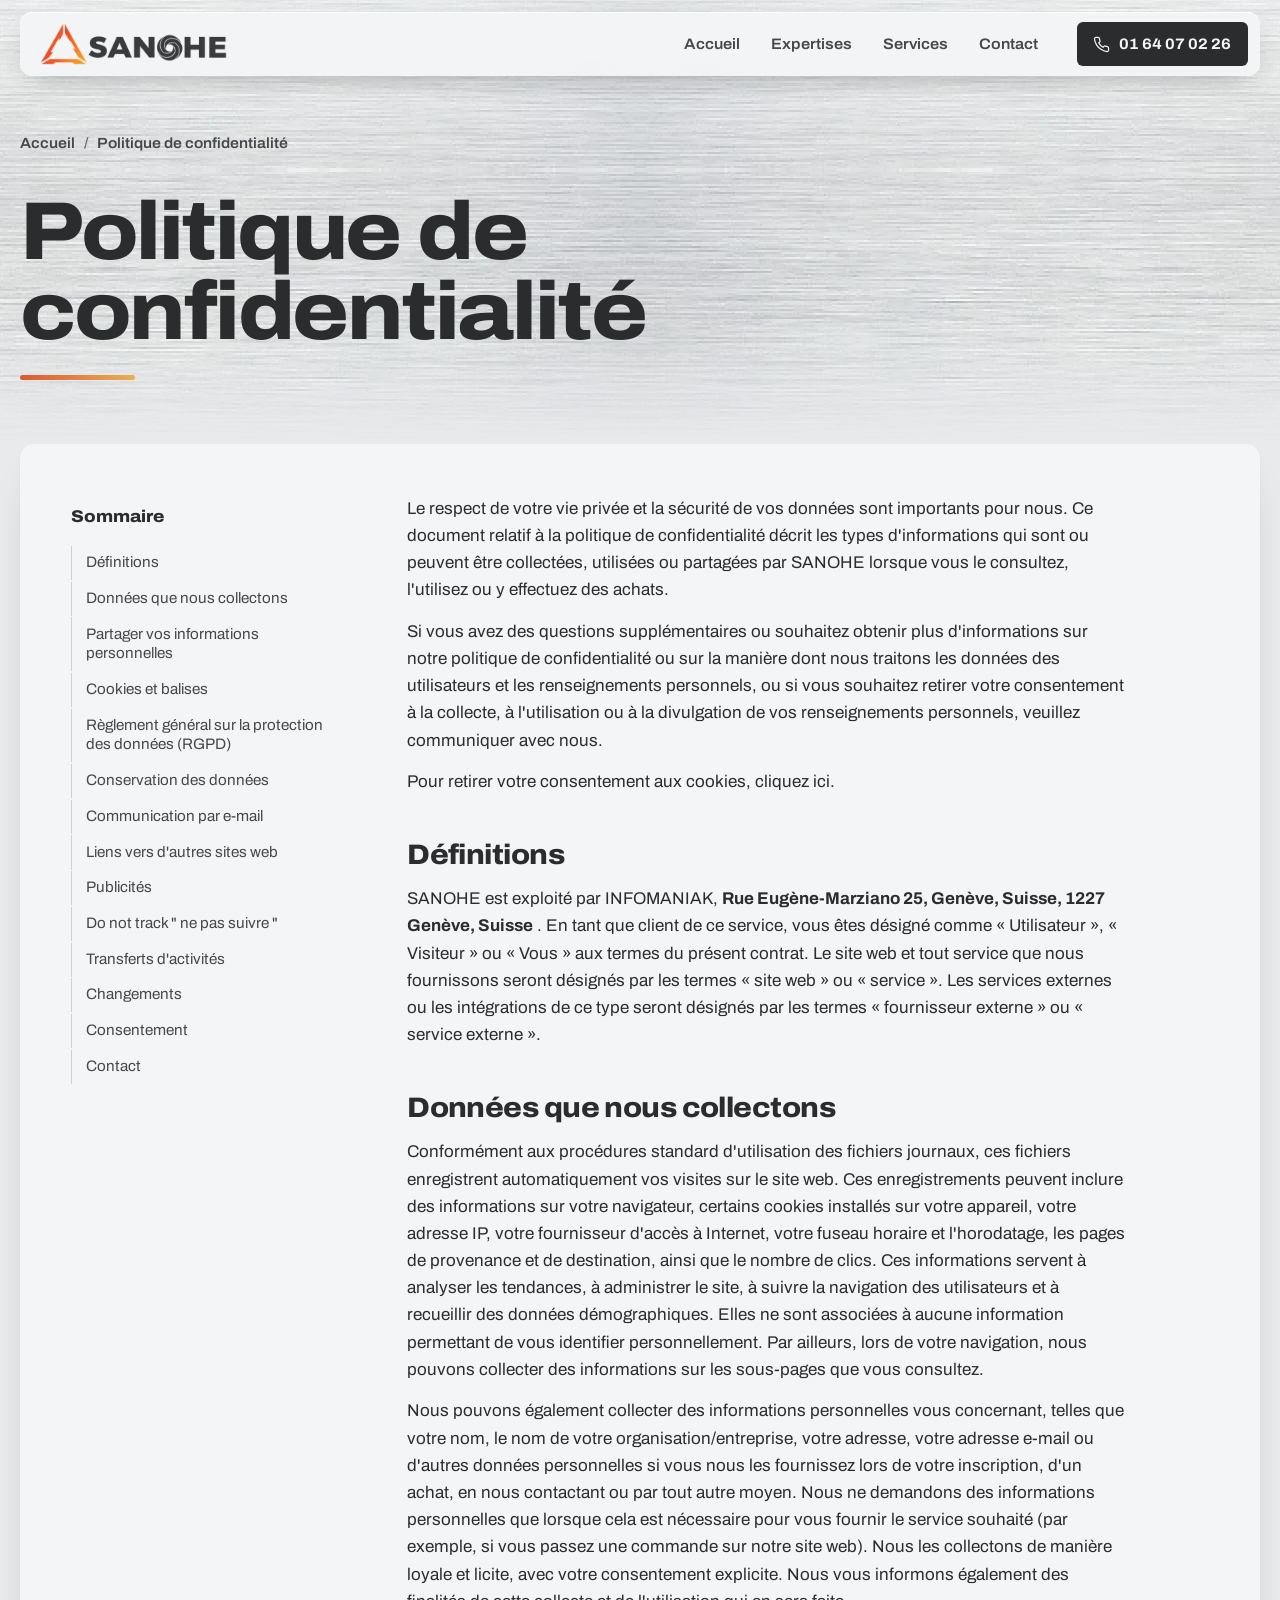
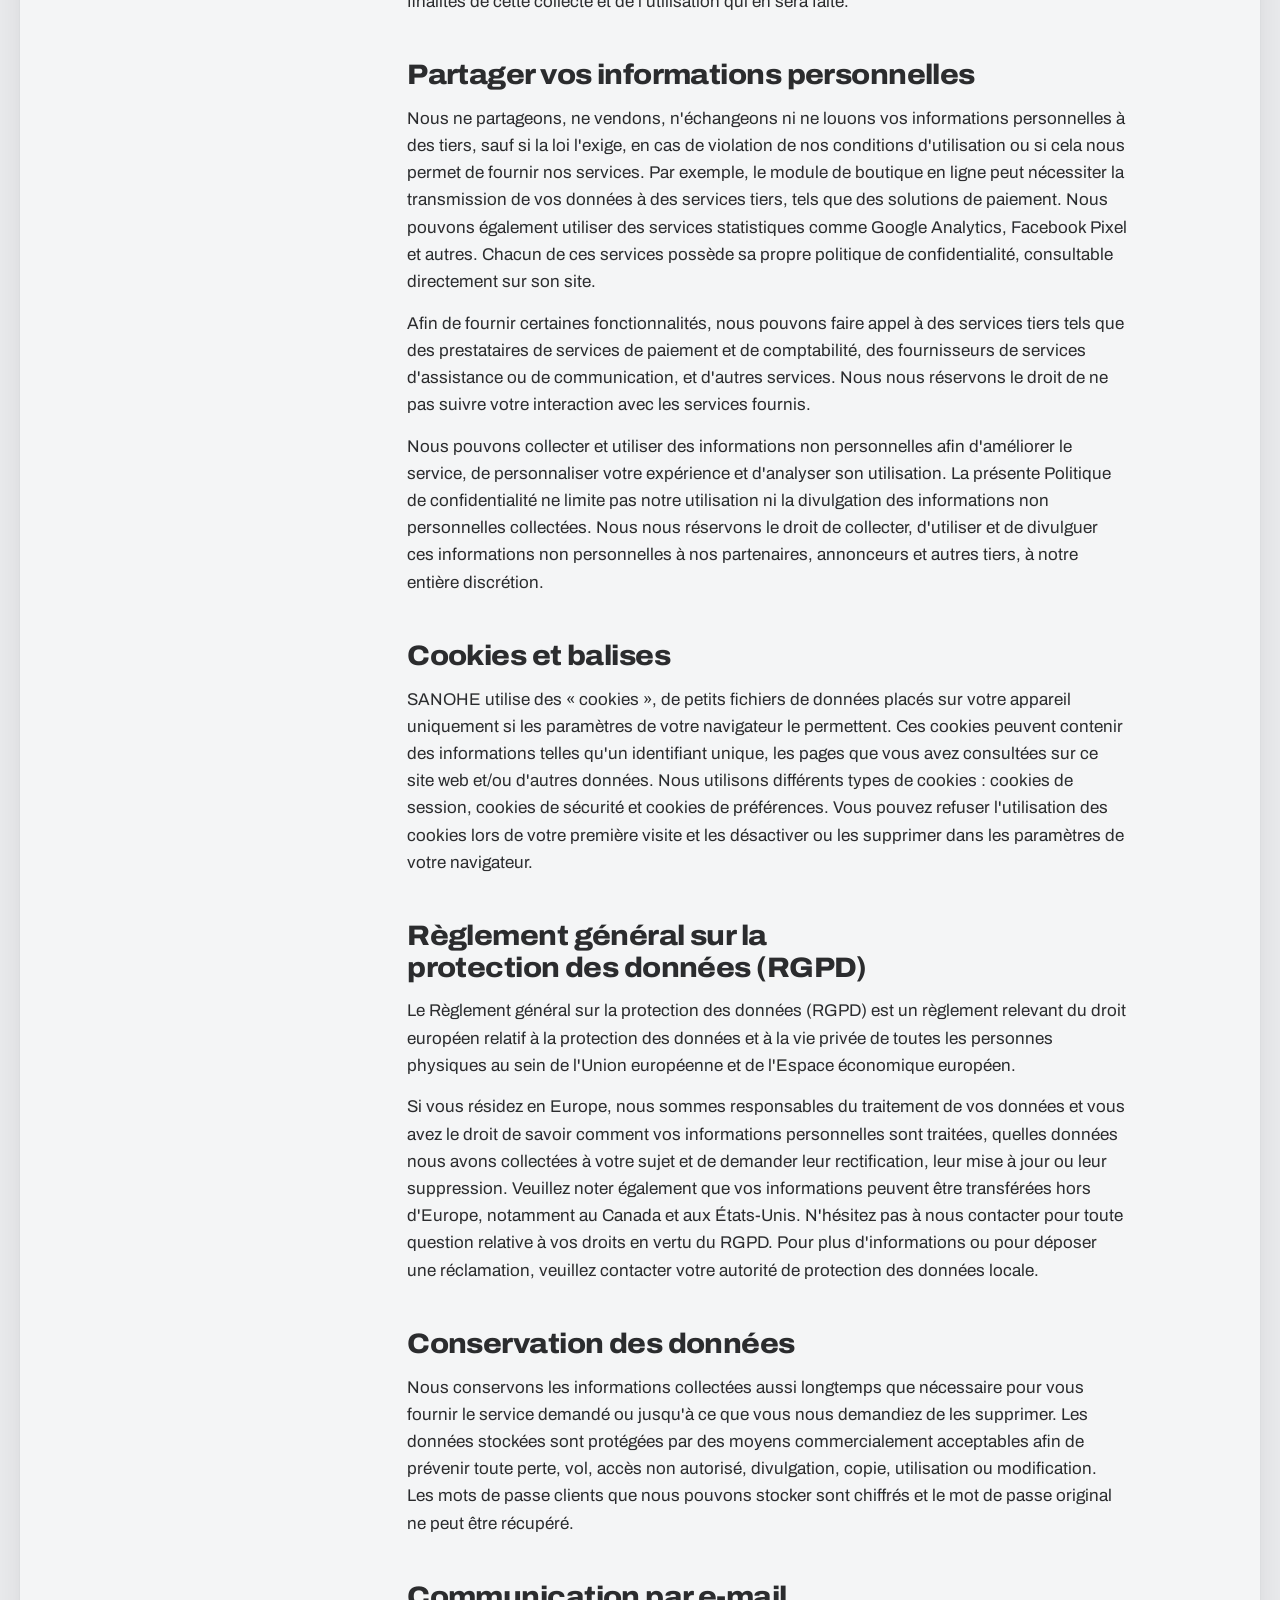
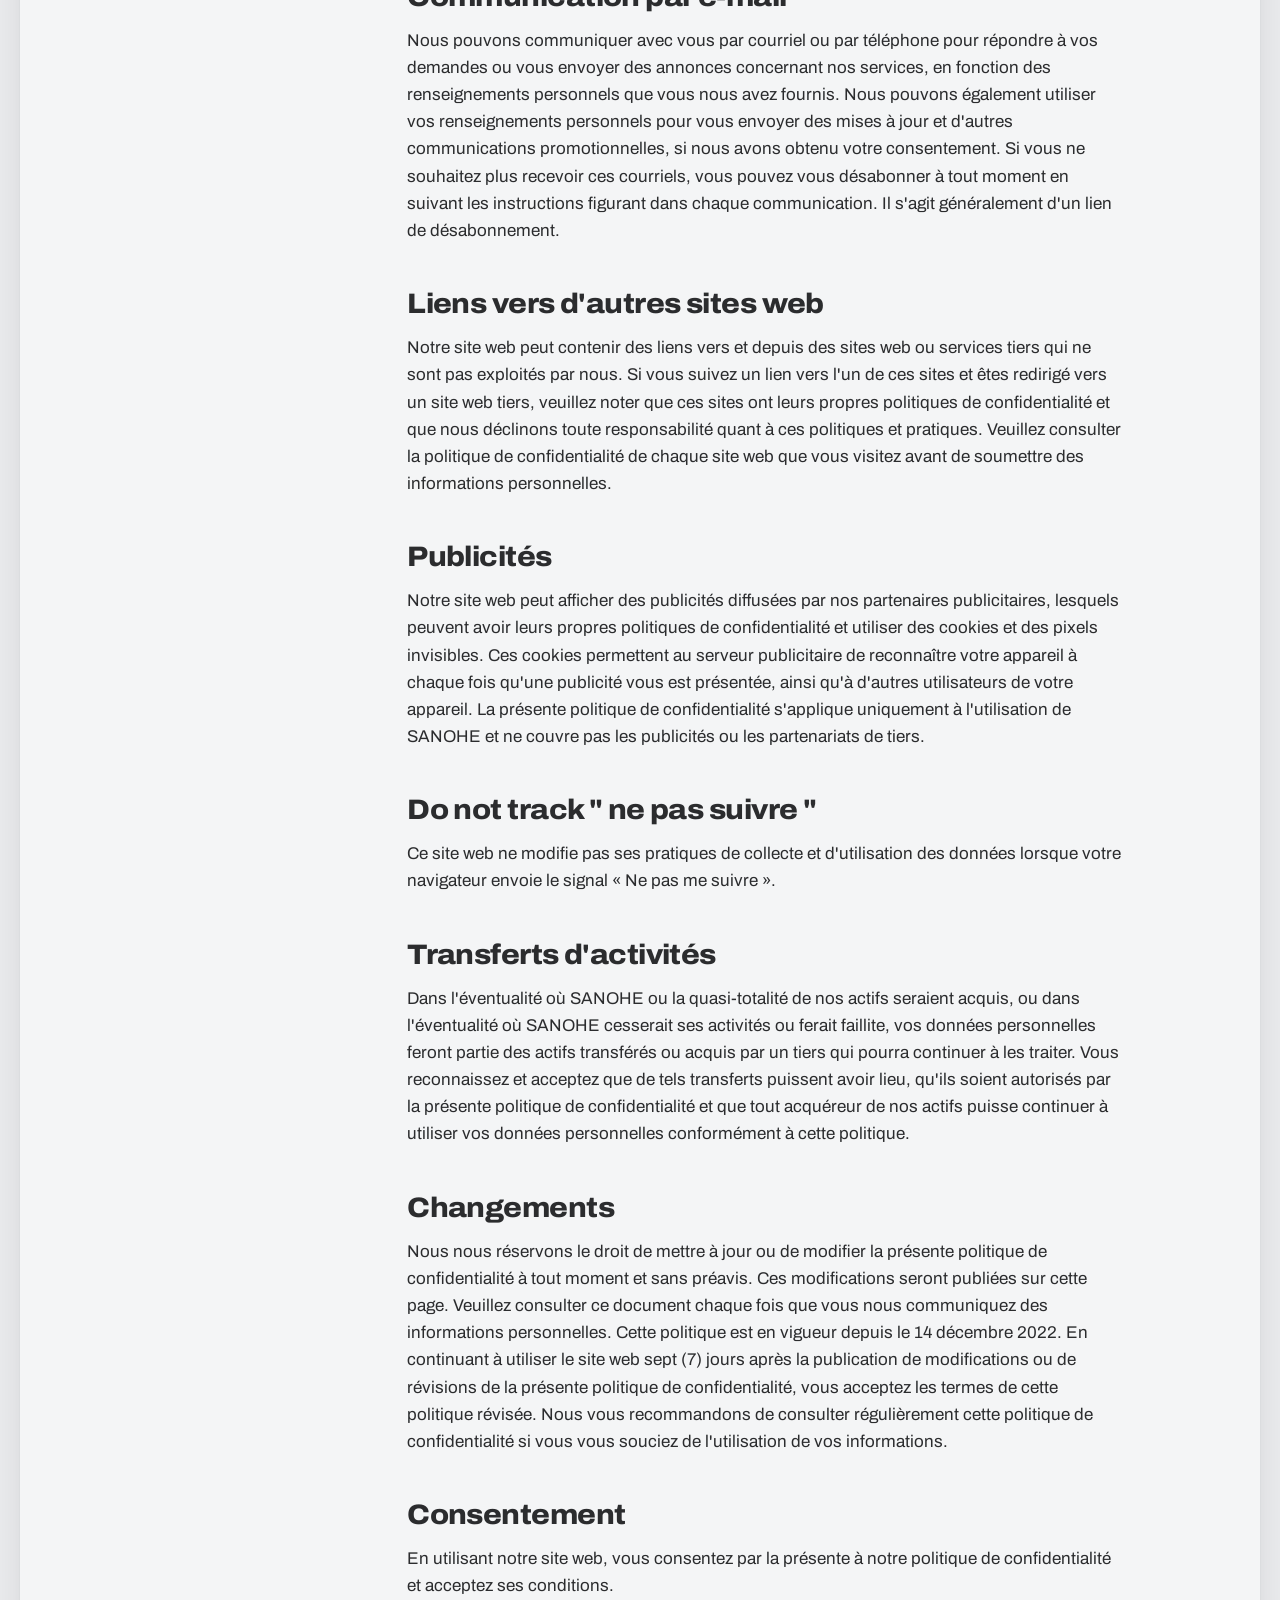
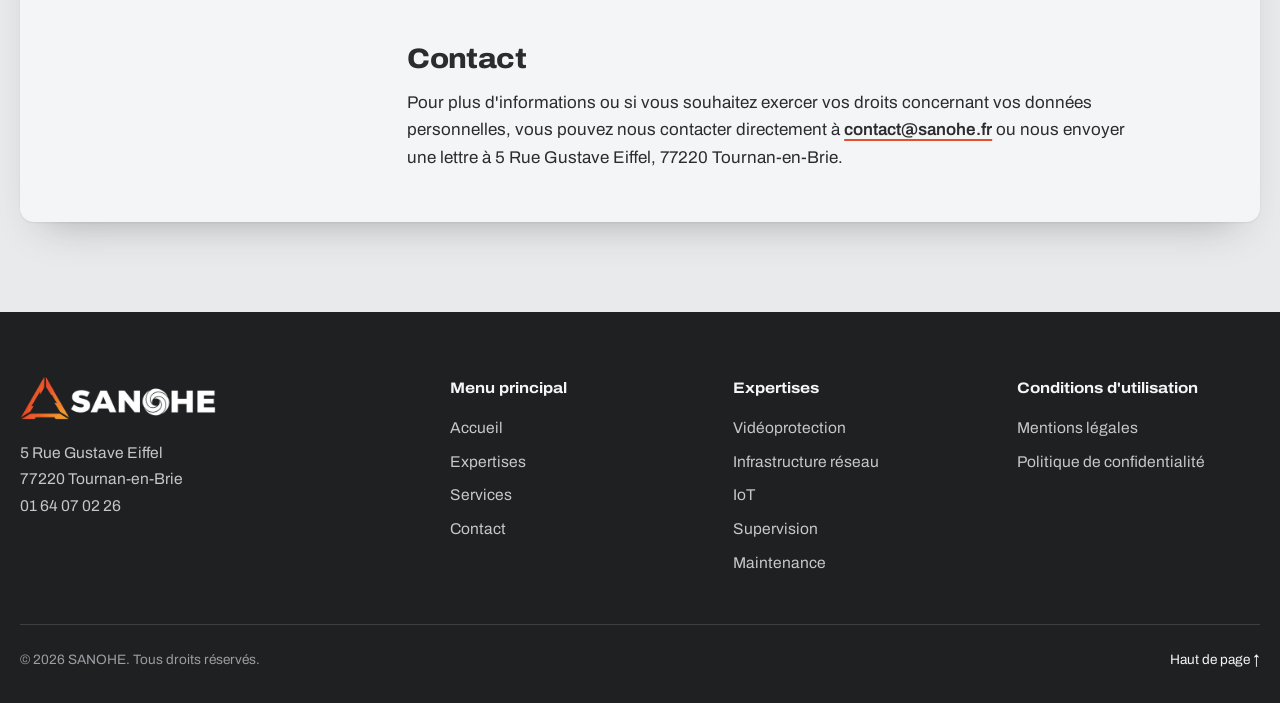
<file: politique-de-confidentialite.html>
<!DOCTYPE html>
<html lang="fr">
<head>
  <meta charset="utf-8">
  <meta name="viewport" content="width=device-width, initial-scale=1">
  <title>Politique de confidentialité | SANOHE</title>
  <meta name="description" content="Politique de confidentialité de SANOHE : données collectées, cookies, RGPD, conservation des données et vos droits.">
  <meta name="theme-color" content="#e9eaec">
  <link rel="canonical" href="https://sanohe.fr/politique-de-confidentialite.html">
  <meta property="og:title" content="Politique de confidentialité | SANOHE">
  <meta property="og:description" content="Politique de confidentialité de SANOHE : données collectées, cookies, RGPD, conservation des données et vos droits.">
  <meta property="og:type" content="website"><meta property="og:locale" content="fr_FR"><meta property="og:site_name" content="SANOHE">
  <meta property="og:url" content="https://sanohe.fr/politique-de-confidentialite.html">
  <meta property="og:image" content="https://sanohe.fr/assets/img/og-image.jpg"><meta property="og:image:width" content="1200"><meta property="og:image:height" content="630">
  <meta property="og:image:alt" content="SANOHE, vidéoprotection, réseau, maintenance et supervision">
  <meta name="twitter:card" content="summary_large_image">
  <link rel="icon" href="assets/img/favicon.png" type="image/png">
  <link rel="apple-touch-icon" href="assets/img/icon-512.png">
  <link rel="preload" href="assets/fonts/archivo-latin.woff2" as="font" type="font/woff2" crossorigin>
  <link rel="stylesheet" href="assets/css/style.css">
  <script type="application/ld+json">{"@context":"https://schema.org","@type":"BreadcrumbList","itemListElement":[{"@type":"ListItem","position":1,"name":"Accueil","item":"https://sanohe.fr/"},{"@type":"ListItem","position":2,"name":"Politique de confidentialité","item":"https://sanohe.fr/politique-de-confidentialite.html"}]}</script>
</head>
<body>
  <a class="skip-link" href="#contenu">Aller au contenu</a>

  <!-- Définitions SVG partagées : dégradés et icônes (trait unique, 1.75) -->
  <svg width="0" height="0" style="position:absolute" aria-hidden="true" focusable="false">
    <defs>
      <linearGradient id="lineGrad" gradientUnits="userSpaceOnUse" x1="40" y1="0" x2="360" y2="0"><stop offset="0" stop-color="#de5833"/><stop offset="1" stop-color="#e8b051"/></linearGradient>
      <linearGradient id="netGrad" gradientUnits="userSpaceOnUse" x1="30" y1="0" x2="270" y2="0"><stop offset="0" stop-color="#de5833"/><stop offset="1" stop-color="#e8b051"/></linearGradient>
      <symbol id="i-camera" viewBox="0 0 24 24"><path d="M3 8h11a2 2 0 0 1 2 2v5a2 2 0 0 1-2 2H3z"/><path d="M16 11l5-3v9l-5-3"/></symbol>
      <symbol id="i-network" viewBox="0 0 24 24"><circle cx="12" cy="5" r="2"/><circle cx="5" cy="19" r="2"/><circle cx="19" cy="19" r="2"/><path d="M12 7v5M12 12l-6 5M12 12l6 5"/></symbol>
      <symbol id="i-iot" viewBox="0 0 24 24"><circle cx="12" cy="12" r="2.4"/><path d="M7.6 7.6a6.2 6.2 0 0 0 0 8.8M16.4 7.6a6.2 6.2 0 0 1 0 8.8M4.6 4.6a10.4 10.4 0 0 0 0 14.8M19.4 4.6a10.4 10.4 0 0 1 0 14.8"/></symbol>
      <symbol id="i-pulse" viewBox="0 0 24 24"><path d="M3 12h4l3-7 4 14 3-7h4"/></symbol>
      <symbol id="i-wrench" viewBox="0 0 24 24"><path d="M14.5 6.5a4 4 0 0 0-5.3 5.1L3.7 17.1a1.9 1.9 0 0 0 2.7 2.7l5.5-5.5a4 4 0 0 0 5.1-5.3L14.7 11 13 9.3z"/></symbol>
      <symbol id="i-phone" viewBox="0 0 24 24"><path d="M22 16.9v3a2 2 0 0 1-2.2 2 19.8 19.8 0 0 1-8.6-3.1 19.5 19.5 0 0 1-6-6A19.8 19.8 0 0 1 2.1 4.2 2 2 0 0 1 4.1 2h3a2 2 0 0 1 2 1.7c.1 1 .4 1.9.7 2.8a2 2 0 0 1-.5 2.1L8.1 9.9a16 16 0 0 0 6 6l1.3-1.3a2 2 0 0 1 2.1-.4c.9.3 1.8.6 2.8.7a2 2 0 0 1 1.7 2z"/></symbol>
      <symbol id="i-pin" viewBox="0 0 24 24"><path d="M12 21s7-5.6 7-11a7 7 0 0 0-14 0c0 5.4 7 11 7 11z"/><circle cx="12" cy="10" r="2.5"/></symbol>
      <symbol id="i-arrow" viewBox="0 0 24 24"><path d="M5 12h14M13 6l6 6-6 6"/></symbol>
    </defs>
  </svg>

  <!-- ===== Barre flottante ===== -->
  <header class="bar">
    <div class="bar-in">
      <a class="logo" href="index.html" aria-label="SANOHE – Accueil"><img src="assets/img/logo.webp" alt="SANOHE" width="187" height="42"></a>
      <button class="nav-toggle" aria-expanded="false" aria-controls="site-nav" aria-label="Menu"><i></i></button>
      <nav class="site-nav" id="site-nav" aria-label="Navigation principale">
        <ul class="nav-list">
          <li><a href="index.html">Accueil</a></li>
          <li><a href="expertises.html">Expertises</a></li>
          <li><a href="services.html">Services</a></li>
          <li><a href="contact.html">Contact</a></li>
        </ul>
        <a class="menu-phone" href="tel:+33164070226">Appeler le 01 64 07 02 26</a>
      </nav>
      <a class="bar-phone" href="tel:+33164070226"><svg class="ico" aria-hidden="true"><use href="#i-phone"/></svg><span class="tnum">01 64 07 02 26</span></a>
    </div>
  </header>

  <main id="contenu">
    <section class="phero" aria-labelledby="titre-page">
      <div class="container phero-in">
        <nav class="crumbs" aria-label="Fil d'Ariane"><ol><li><a href="index.html">Accueil</a></li><li aria-current="page">Politique de confidentialité</li></ol></nav>
        <h1 id="titre-page">Politique de confidentialité</h1>
      </div>
    </section>
    <section class="sec legal-wrap" aria-label="Politique de confidentialité">
      <div class="container">
        <div class="legal">
          <details class="toc" open><summary>Sommaire</summary><nav aria-label="Sommaire"><ol><li><a href="#s1">Définitions</a></li><li><a href="#s2">Données que nous collectons</a></li><li><a href="#s3">Partager vos informations personnelles</a></li><li><a href="#s4">Cookies et balises</a></li><li><a href="#s5">Règlement général sur la protection des données (RGPD)</a></li><li><a href="#s6">Conservation des données</a></li><li><a href="#s7">Communication par e-mail</a></li><li><a href="#s8">Liens vers d'autres sites web</a></li><li><a href="#s9">Publicités</a></li><li><a href="#s10">Do not track " ne pas suivre "</a></li><li><a href="#s11">Transferts d'activités</a></li><li><a href="#s12">Changements</a></li><li><a href="#s13">Consentement</a></li><li><a href="#s14">Contact</a></li></ol></nav></details>
          <div class="prose">
<p>Le respect de votre vie privée et la sécurité de vos données sont importants pour nous. Ce document relatif à la politique de confidentialité décrit les types d'informations qui sont ou peuvent être collectées, utilisées ou partagées par SANOHE lorsque vous le consultez, l'utilisez ou y effectuez des achats.</p>
<p>Si vous avez des questions supplémentaires ou souhaitez obtenir plus d'informations sur notre politique de confidentialité ou sur la manière dont nous traitons les données des utilisateurs et les renseignements personnels, ou si vous souhaitez retirer votre consentement à la collecte, à l'utilisation ou à la divulgation de vos renseignements personnels, veuillez communiquer avec nous.</p>
<p>Pour retirer votre consentement aux cookies, cliquez ici.</p>
<h2 id="s1">Définitions</h2>
<p>SANOHE est exploité par INFOMANIAK, <b>Rue Eugène-Marziano 25, Genève, Suisse, 1227 Genève, Suisse</b> . En tant que client de ce service, vous êtes désigné comme « Utilisateur », « Visiteur » ou « Vous » aux termes du présent contrat. Le site web et tout service que nous fournissons seront désignés par les termes « site web » ou « service ». Les services externes ou les intégrations de ce type seront désignés par les termes « fournisseur externe » ou « service externe ».</p>
<h2 id="s2">Données que nous collectons</h2>
<p>Conformément aux procédures standard d'utilisation des fichiers journaux, ces fichiers enregistrent automatiquement vos visites sur le site web. Ces enregistrements peuvent inclure des informations sur votre navigateur, certains cookies installés sur votre appareil, votre adresse IP, votre fournisseur d'accès à Internet, votre fuseau horaire et l'horodatage, les pages de provenance et de destination, ainsi que le nombre de clics. Ces informations servent à analyser les tendances, à administrer le site, à suivre la navigation des utilisateurs et à recueillir des données démographiques. Elles ne sont associées à aucune information permettant de vous identifier personnellement. Par ailleurs, lors de votre navigation, nous pouvons collecter des informations sur les sous-pages que vous consultez.</p>
<p>Nous pouvons également collecter des informations personnelles vous concernant, telles que votre nom, le nom de votre organisation/entreprise, votre adresse, votre adresse e-mail ou d'autres données personnelles si vous nous les fournissez lors de votre inscription, d'un achat, en nous contactant ou par tout autre moyen. Nous ne demandons des informations personnelles que lorsque cela est nécessaire pour vous fournir le service souhaité (par exemple, si vous passez une commande sur notre site web). Nous les collectons de manière loyale et licite, avec votre consentement explicite. Nous vous informons également des finalités de cette collecte et de l'utilisation qui en sera faite.</p>
<h2 id="s3">Partager vos informations personnelles</h2>
<p>Nous ne partageons, ne vendons, n'échangeons ni ne louons vos informations personnelles à des tiers, sauf si la loi l'exige, en cas de violation de nos conditions d'utilisation ou si cela nous permet de fournir nos services. Par exemple, le module de boutique en ligne peut nécessiter la transmission de vos données à des services tiers, tels que des solutions de paiement. Nous pouvons également utiliser des services statistiques comme Google Analytics, Facebook Pixel et autres. Chacun de ces services possède sa propre politique de confidentialité, consultable directement sur son site.</p>
<p>Afin de fournir certaines fonctionnalités, nous pouvons faire appel à des services tiers tels que des prestataires de services de paiement et de comptabilité, des fournisseurs de services d'assistance ou de communication, et d'autres services. Nous nous réservons le droit de ne pas suivre votre interaction avec les services fournis.</p>
<p>Nous pouvons collecter et utiliser des informations non personnelles afin d'améliorer le service, de personnaliser votre expérience et d'analyser son utilisation. La présente Politique de confidentialité ne limite pas notre utilisation ni la divulgation des informations non personnelles collectées. Nous nous réservons le droit de collecter, d'utiliser et de divulguer ces informations non personnelles à nos partenaires, annonceurs et autres tiers, à notre entière discrétion.</p>
<h2 id="s4">Cookies et balises</h2>
<p>SANOHE utilise des « cookies », de petits fichiers de données placés sur votre appareil uniquement si les paramètres de votre navigateur le permettent. Ces cookies peuvent contenir des informations telles qu'un identifiant unique, les pages que vous avez consultées sur ce site web et/ou d'autres données. Nous utilisons différents types de cookies : cookies de session, cookies de sécurité et cookies de préférences. Vous pouvez refuser l'utilisation des cookies lors de votre première visite et les désactiver ou les supprimer dans les paramètres de votre navigateur.</p>
<h2 id="s5">Règlement général sur la protection des données (RGPD)</h2>
<p>Le Règlement général sur la protection des données (RGPD) est un règlement relevant du droit européen relatif à la protection des données et à la vie privée de toutes les personnes physiques au sein de l'Union européenne et de l'Espace économique européen.</p>
<p>Si vous résidez en Europe, nous sommes responsables du traitement de vos données et vous avez le droit de savoir comment vos informations personnelles sont traitées, quelles données nous avons collectées à votre sujet et de demander leur rectification, leur mise à jour ou leur suppression. Veuillez noter également que vos informations peuvent être transférées hors d'Europe, notamment au Canada et aux États-Unis. N'hésitez pas à nous contacter pour toute question relative à vos droits en vertu du RGPD. Pour plus d'informations ou pour déposer une réclamation, veuillez contacter votre autorité de protection des données locale.</p>
<h2 id="s6">Conservation des données</h2>
<p>Nous conservons les informations collectées aussi longtemps que nécessaire pour vous fournir le service demandé ou jusqu'à ce que vous nous demandiez de les supprimer. Les données stockées sont protégées par des moyens commercialement acceptables afin de prévenir toute perte, vol, accès non autorisé, divulgation, copie, utilisation ou modification. Les mots de passe clients que nous pouvons stocker sont chiffrés et le mot de passe original ne peut être récupéré.</p>
<h2 id="s7">Communication par e-mail</h2>
<p>Nous pouvons communiquer avec vous par courriel ou par téléphone pour répondre à vos demandes ou vous envoyer des annonces concernant nos services, en fonction des renseignements personnels que vous nous avez fournis. Nous pouvons également utiliser vos renseignements personnels pour vous envoyer des mises à jour et d'autres communications promotionnelles, si nous avons obtenu votre consentement. Si vous ne souhaitez plus recevoir ces courriels, vous pouvez vous désabonner à tout moment en suivant les instructions figurant dans chaque communication. Il s'agit généralement d'un lien de désabonnement.</p>
<h2 id="s8">Liens vers d'autres sites web</h2>
<p>Notre site web peut contenir des liens vers et depuis des sites web ou services tiers qui ne sont pas exploités par nous. Si vous suivez un lien vers l'un de ces sites et êtes redirigé vers un site web tiers, veuillez noter que ces sites ont leurs propres politiques de confidentialité et que nous déclinons toute responsabilité quant à ces politiques et pratiques. Veuillez consulter la politique de confidentialité de chaque site web que vous visitez avant de soumettre des informations personnelles.</p>
<h2 id="s9">Publicités</h2>
<p>Notre site web peut afficher des publicités diffusées par nos partenaires publicitaires, lesquels peuvent avoir leurs propres politiques de confidentialité et utiliser des cookies et des pixels invisibles. Ces cookies permettent au serveur publicitaire de reconnaître votre appareil à chaque fois qu'une publicité vous est présentée, ainsi qu'à d'autres utilisateurs de votre appareil. La présente politique de confidentialité s'applique uniquement à l'utilisation de SANOHE et ne couvre pas les publicités ou les partenariats de tiers.</p>
<h2 id="s10">Do not track " ne pas suivre "</h2>
<p>Ce site web ne modifie pas ses pratiques de collecte et d'utilisation des données lorsque votre navigateur envoie le signal « Ne pas me suivre ».</p>
<h2 id="s11">Transferts d'activités</h2>
<p>Dans l'éventualité où SANOHE ou la quasi-totalité de nos actifs seraient acquis, ou dans l'éventualité où SANOHE cesserait ses activités ou ferait faillite, vos données personnelles feront partie des actifs transférés ou acquis par un tiers qui pourra continuer à les traiter. Vous reconnaissez et acceptez que de tels transferts puissent avoir lieu, qu'ils soient autorisés par la présente politique de confidentialité et que tout acquéreur de nos actifs puisse continuer à utiliser vos données personnelles conformément à cette politique.</p>
<h2 id="s12">Changements</h2>
<p>Nous nous réservons le droit de mettre à jour ou de modifier la présente politique de confidentialité à tout moment et sans préavis. Ces modifications seront publiées sur cette page. Veuillez consulter ce document chaque fois que vous nous communiquez des informations personnelles. Cette politique est en vigueur depuis le 14 décembre 2022. En continuant à utiliser le site web sept (7) jours après la publication de modifications ou de révisions de la présente politique de confidentialité, vous acceptez les termes de cette politique révisée. Nous vous recommandons de consulter régulièrement cette politique de confidentialité si vous vous souciez de l'utilisation de vos informations.</p>
<h2 id="s13">Consentement</h2>
<p>En utilisant notre site web, vous consentez par la présente à notre politique de confidentialité et acceptez ses conditions.</p>
<h2 id="s14">Contact</h2>
<p>Pour plus d'informations ou si vous souhaitez exercer vos droits concernant vos données personnelles, vous pouvez nous contacter directement à <a href="mailto:contact@sanohe.fr">contact@sanohe.fr</a> ou nous envoyer une lettre à 5 Rue Gustave Eiffel, 77220 Tournan-en-Brie.</p>
          </div>
        </div>
      </div>
    </section>
  </main>

  <!-- ===== PIED DE PAGE ===== -->
  <footer class="foot">
    <div class="container">
      <div class="foot-grid">
        <div>
          <a class="logo" href="index.html" aria-label="SANOHE – Accueil"><img src="assets/img/logo-light.webp" alt="SANOHE" width="196" height="44"></a>
          <address>5 Rue Gustave Eiffel<br>77220 Tournan-en-Brie<br><a href="tel:+33164070226">01 64 07 02 26</a></address>
        </div>
        <nav aria-label="Menu principal">
          <p class="foot-title">Menu principal</p>
          <ul><li><a href="index.html">Accueil</a></li><li><a href="expertises.html">Expertises</a></li><li><a href="services.html">Services</a></li><li><a href="contact.html">Contact</a></li></ul>
        </nav>
        <nav aria-label="Expertises">
          <p class="foot-title">Expertises</p>
          <ul><li><a href="expertises.html#videoprotection">Vidéoprotection</a></li><li><a href="expertises.html#reseau">Infrastructure réseau</a></li><li><a href="expertises.html#iot">IoT</a></li><li><a href="services.html#supervision">Supervision</a></li><li><a href="services.html#maintenance">Maintenance</a></li></ul>
        </nav>
        <nav aria-label="Conditions d'utilisation">
          <p class="foot-title">Conditions d'utilisation</p>
          <ul><li><a href="mentions-legales.html">Mentions légales</a></li><li><a href="politique-de-confidentialite.html">Politique de confidentialité</a></li></ul>
        </nav>
      </div>
      <div class="foot-bottom"><span>© <span id="year">2026</span> SANOHE. Tous droits réservés.</span><a href="#contenu">Haut de page ↑</a></div>
    </div>
  </footer>

  <script src="assets/js/main.js"></script>
</body>
</html>
</file>
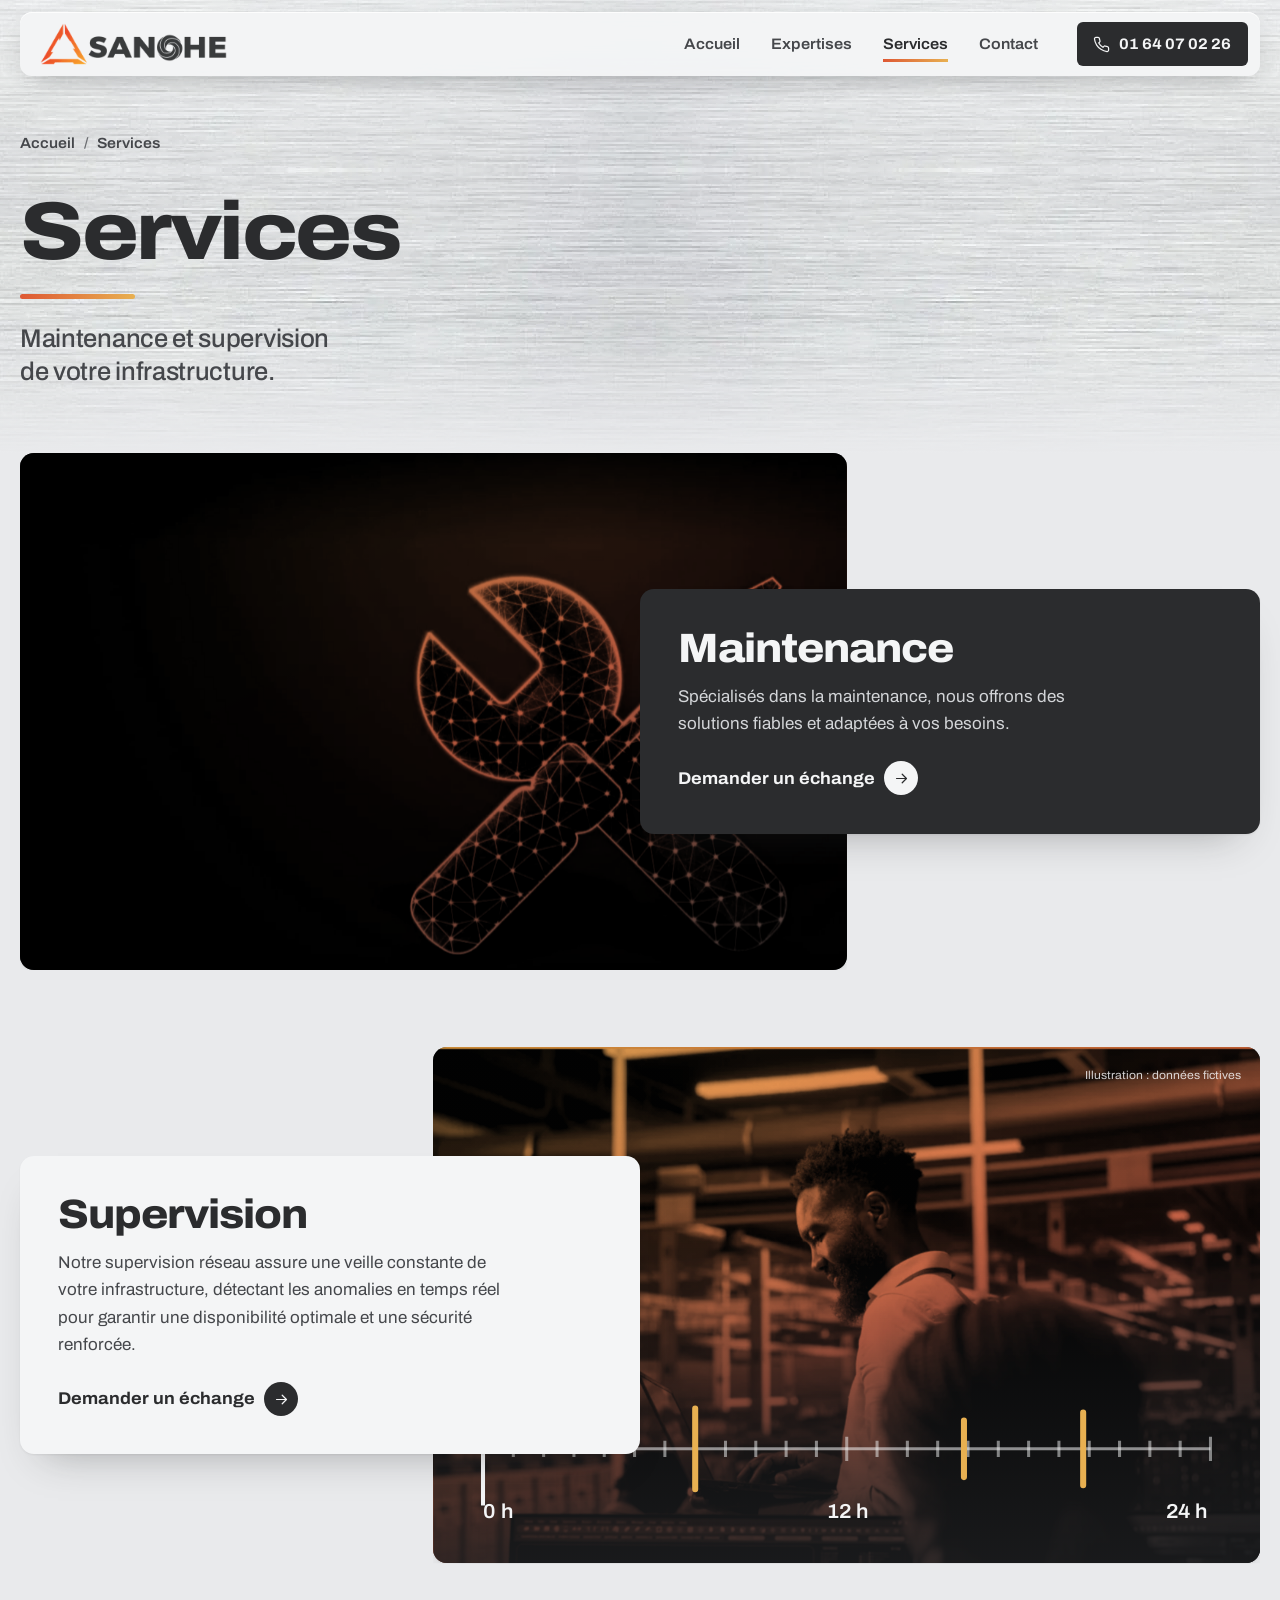
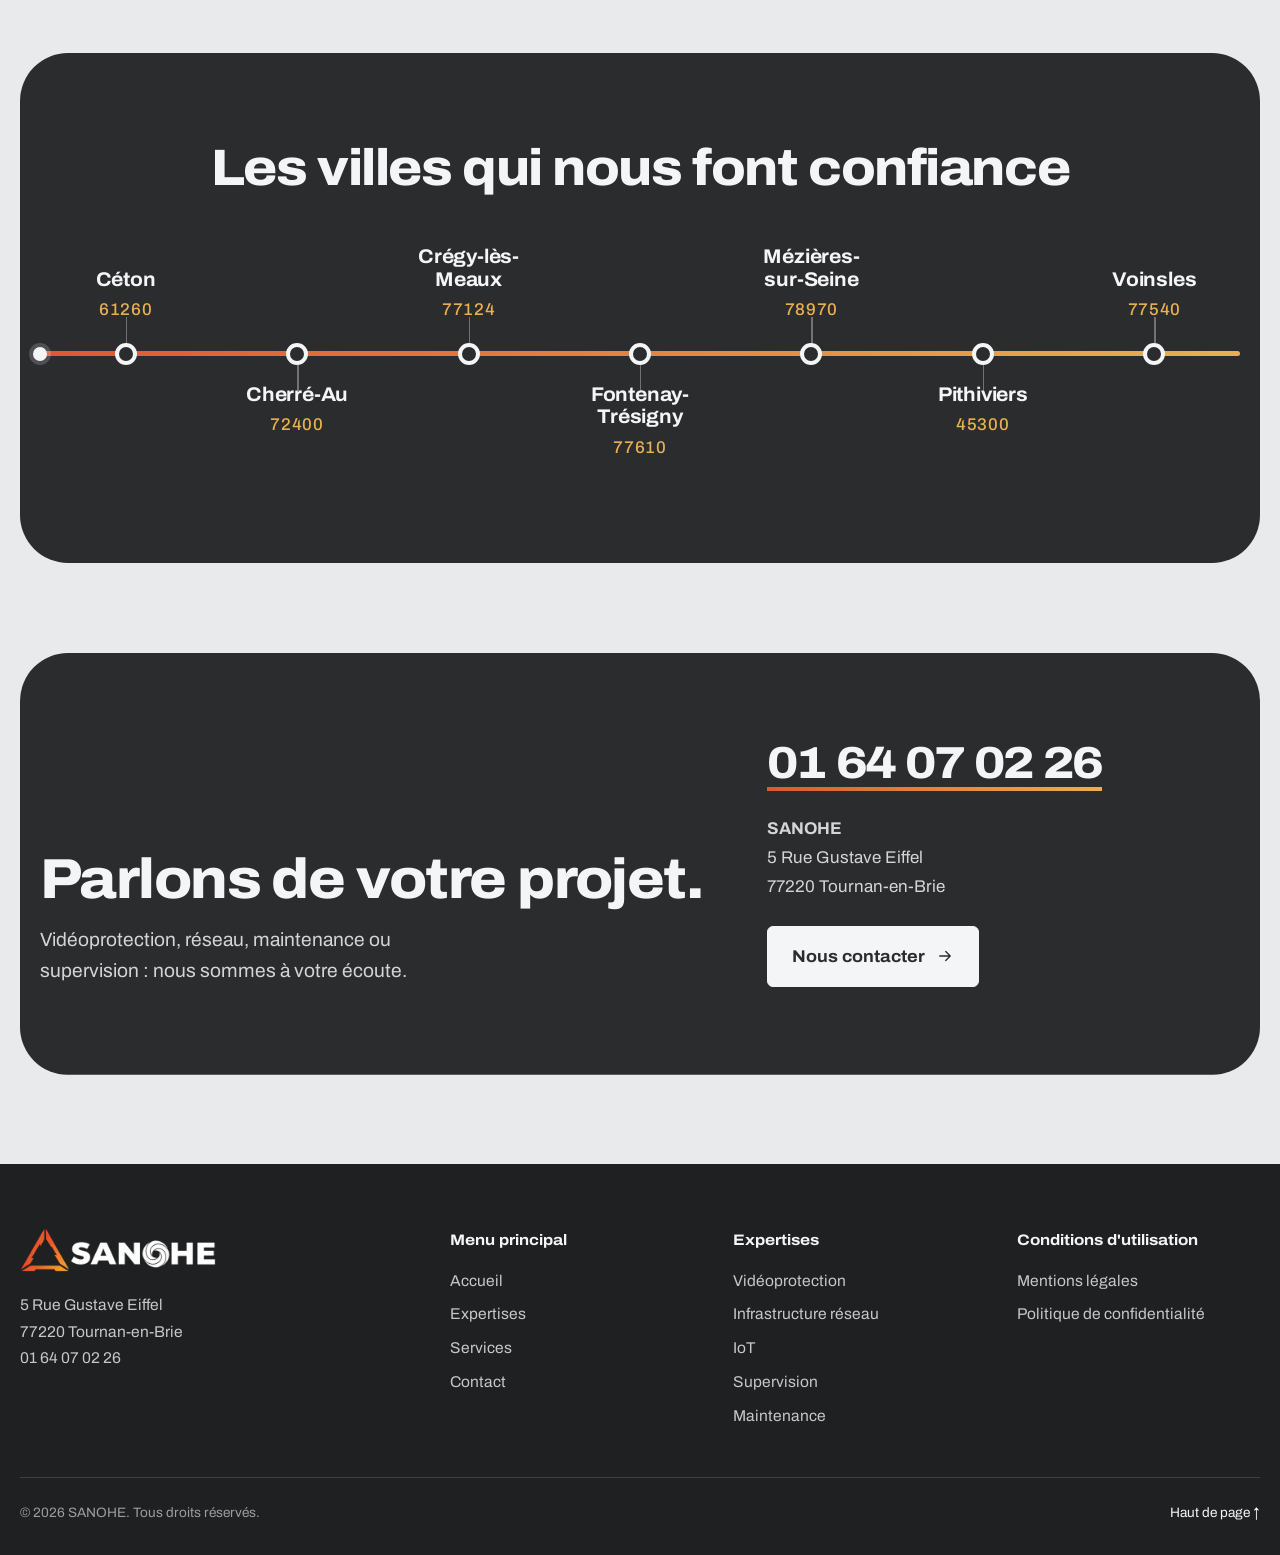
<file: services.html>
<!DOCTYPE html>
<html lang="fr">
<head>
  <meta charset="utf-8">
  <meta name="viewport" content="width=device-width, initial-scale=1">
  <title>Services – Maintenance et supervision | SANOHE</title>
  <meta name="description" content="Maintenance fiable et supervision réseau en temps réel : les services de SANOHE. Découvrez les villes qui nous font confiance.">
  <meta name="theme-color" content="#e9eaec">
  <link rel="canonical" href="https://sanohe.fr/services.html">
  <meta property="og:title" content="Services – Maintenance et supervision | SANOHE">
  <meta property="og:description" content="Maintenance fiable et supervision réseau en temps réel : les services de SANOHE. Découvrez les villes qui nous font confiance.">
  <meta property="og:type" content="website"><meta property="og:locale" content="fr_FR"><meta property="og:site_name" content="SANOHE">
  <meta property="og:url" content="https://sanohe.fr/services.html">
  <meta property="og:image" content="https://sanohe.fr/assets/img/og-image.jpg"><meta property="og:image:width" content="1200"><meta property="og:image:height" content="630">
  <meta property="og:image:alt" content="SANOHE, vidéoprotection, réseau, maintenance et supervision">
  <meta name="twitter:card" content="summary_large_image">
  <link rel="icon" href="assets/img/favicon.png" type="image/png">
  <link rel="apple-touch-icon" href="assets/img/icon-512.png">
  <link rel="preload" href="assets/fonts/archivo-latin.woff2" as="font" type="font/woff2" crossorigin>
  <link rel="stylesheet" href="assets/css/style.css">
  <script type="application/ld+json">{"@context":"https://schema.org","@graph":[{"@type":"Service","name":"Maintenance","description":"Solutions de maintenance fiables et adaptées à vos besoins.","provider":{"@type":"LocalBusiness","name":"SANOHE","url":"https://sanohe.fr/"},"areaServed":"FR"},{"@type":"Service","name":"Supervision","description":"Supervision réseau : veille constante de l'infrastructure, détection des anomalies en temps réel.","provider":{"@type":"LocalBusiness","name":"SANOHE","url":"https://sanohe.fr/"},"areaServed":"FR"}]}</script>
  <script type="application/ld+json">{"@context":"https://schema.org","@type":"BreadcrumbList","itemListElement":[{"@type":"ListItem","position":1,"name":"Accueil","item":"https://sanohe.fr/"},{"@type":"ListItem","position":2,"name":"Services","item":"https://sanohe.fr/services.html"}]}</script>
</head>
<body>
  <a class="skip-link" href="#contenu">Aller au contenu</a>

  <!-- Définitions SVG partagées : dégradés et icônes (trait unique, 1.75) -->
  <svg width="0" height="0" style="position:absolute" aria-hidden="true" focusable="false">
    <defs>
      <linearGradient id="lineGrad" gradientUnits="userSpaceOnUse" x1="40" y1="0" x2="360" y2="0"><stop offset="0" stop-color="#de5833"/><stop offset="1" stop-color="#e8b051"/></linearGradient>
      <linearGradient id="netGrad" gradientUnits="userSpaceOnUse" x1="30" y1="0" x2="270" y2="0"><stop offset="0" stop-color="#de5833"/><stop offset="1" stop-color="#e8b051"/></linearGradient>
      <symbol id="i-camera" viewBox="0 0 24 24"><path d="M3 8h11a2 2 0 0 1 2 2v5a2 2 0 0 1-2 2H3z"/><path d="M16 11l5-3v9l-5-3"/></symbol>
      <symbol id="i-network" viewBox="0 0 24 24"><circle cx="12" cy="5" r="2"/><circle cx="5" cy="19" r="2"/><circle cx="19" cy="19" r="2"/><path d="M12 7v5M12 12l-6 5M12 12l6 5"/></symbol>
      <symbol id="i-iot" viewBox="0 0 24 24"><circle cx="12" cy="12" r="2.4"/><path d="M7.6 7.6a6.2 6.2 0 0 0 0 8.8M16.4 7.6a6.2 6.2 0 0 1 0 8.8M4.6 4.6a10.4 10.4 0 0 0 0 14.8M19.4 4.6a10.4 10.4 0 0 1 0 14.8"/></symbol>
      <symbol id="i-pulse" viewBox="0 0 24 24"><path d="M3 12h4l3-7 4 14 3-7h4"/></symbol>
      <symbol id="i-wrench" viewBox="0 0 24 24"><path d="M14.5 6.5a4 4 0 0 0-5.3 5.1L3.7 17.1a1.9 1.9 0 0 0 2.7 2.7l5.5-5.5a4 4 0 0 0 5.1-5.3L14.7 11 13 9.3z"/></symbol>
      <symbol id="i-phone" viewBox="0 0 24 24"><path d="M22 16.9v3a2 2 0 0 1-2.2 2 19.8 19.8 0 0 1-8.6-3.1 19.5 19.5 0 0 1-6-6A19.8 19.8 0 0 1 2.1 4.2 2 2 0 0 1 4.1 2h3a2 2 0 0 1 2 1.7c.1 1 .4 1.9.7 2.8a2 2 0 0 1-.5 2.1L8.1 9.9a16 16 0 0 0 6 6l1.3-1.3a2 2 0 0 1 2.1-.4c.9.3 1.8.6 2.8.7a2 2 0 0 1 1.7 2z"/></symbol>
      <symbol id="i-pin" viewBox="0 0 24 24"><path d="M12 21s7-5.6 7-11a7 7 0 0 0-14 0c0 5.4 7 11 7 11z"/><circle cx="12" cy="10" r="2.5"/></symbol>
      <symbol id="i-arrow" viewBox="0 0 24 24"><path d="M5 12h14M13 6l6 6-6 6"/></symbol>
    </defs>
  </svg>

  <!-- ===== Barre flottante ===== -->
  <header class="bar">
    <div class="bar-in">
      <a class="logo" href="index.html" aria-label="SANOHE – Accueil"><img src="assets/img/logo.webp" alt="SANOHE" width="187" height="42"></a>
      <button class="nav-toggle" aria-expanded="false" aria-controls="site-nav" aria-label="Menu"><i></i></button>
      <nav class="site-nav" id="site-nav" aria-label="Navigation principale">
        <ul class="nav-list">
          <li><a href="index.html">Accueil</a></li>
          <li><a href="expertises.html">Expertises</a></li>
          <li><a href="services.html" aria-current="page">Services</a></li>
          <li><a href="contact.html">Contact</a></li>
        </ul>
        <a class="menu-phone" href="tel:+33164070226">Appeler le 01 64 07 02 26</a>
      </nav>
      <a class="bar-phone" href="tel:+33164070226"><svg class="ico" aria-hidden="true"><use href="#i-phone"/></svg><span class="tnum">01 64 07 02 26</span></a>
    </div>
  </header>

  <main id="contenu">
    <section class="phero" aria-labelledby="titre-page">
      <div class="container phero-in">
        <nav class="crumbs" aria-label="Fil d'Ariane"><ol><li><a href="index.html">Accueil</a></li><li aria-current="page">Services</li></ol></nav>
        <h1 id="titre-page">Services</h1>
        <p class="lead">Maintenance et supervision de votre infrastructure.</p>
      </div>
    </section>
    <section class="sec sec-tight" aria-label="Nos services">
      <div class="container">
        <article class="xrow" id="maintenance" data-reveal>
          <div class="xmedia">
            <div class="bg"><img src="assets/img/maintenance.webp" alt="Outils de maintenance" loading="lazy" width="1200" height="833"></div>
          </div>
          <div class="xcard dark">
            <h2>Maintenance</h2>
            <p>Spécialisés dans la maintenance, nous offrons des solutions fiables et adaptées à vos besoins.</p>
            <a class="more" href="contact.html">Demander un échange <i aria-hidden="true"><svg class="ico" aria-hidden="true"><use href="#i-arrow"/></svg></i></a>
          </div>
        </article>

        <article class="xrow flip" id="supervision" data-reveal>
          <div class="xmedia">
            <div class="bg"><img src="assets/img/supervision.webp" alt="Opérateur devant des écrans de supervision" loading="lazy" width="612" height="408"></div><span class="shade"></span>
            <p class="cap" aria-hidden="true">Illustration : données fictives</p>
            <div class="sup-chart" aria-hidden="true">
              <svg viewBox="0 0 360 76">
                <line class="sup-base" x1="0" y1="40" x2="360" y2="40"/>
                <path class="sup-tick" d="M0 34v12M15 36v8M30 36v8M45 36v8M60 36v8M75 36v8M90 36v8M105 36v8M120 36v8M135 36v8M150 36v8M165 36v8M180 34v12M195 36v8M210 36v8M225 36v8M240 36v8M255 36v8M270 36v8M285 36v8M300 36v8M315 36v8M330 36v8M345 36v8M360 34v12"/>
                <path class="sup-evt" d="M105 20v40M238 26v28M297 22v36"/><path class="sup-scan" d="M0 12v56"/>
                <text class="sup-lbl" x="0" y="74">0 h</text><text class="sup-lbl" x="170" y="74">12 h</text><text class="sup-lbl" x="338" y="74">24 h</text>
              </svg>
            </div>
          </div>
          <div class="xcard">
            <h2>Supervision</h2>
            <p>Notre supervision réseau assure une veille constante de votre infrastructure, détectant les anomalies en temps réel pour garantir une disponibilité optimale et une sécurité renforcée.</p>
            <a class="more" href="contact.html">Demander un échange <i aria-hidden="true"><svg class="ico" aria-hidden="true"><use href="#i-arrow"/></svg></i></a>
          </div>
        </article>
      </div>
    </section>
    <section class="sec cities" aria-labelledby="titre-villes">
      <div class="container">
        <div class="cities-head"><h2 class="h2 rise" data-reveal id="titre-villes">Les villes qui nous font confiance</h2></div>
        <div class="route-wrap">
          <ol class="route" data-reveal>
            <li class="stop"><span class="stop-label"><span class="stop-name">Céton</span><span class="stop-code">61260</span></span></li>
            <li class="stop"><span class="stop-label"><span class="stop-name">Cherré-Au</span><span class="stop-code">72400</span></span></li>
            <li class="stop"><span class="stop-label"><span class="stop-name">Crégy-lès-Meaux</span><span class="stop-code">77124</span></span></li>
            <li class="stop"><span class="stop-label"><span class="stop-name">Fontenay-Trésigny</span><span class="stop-code">77610</span></span></li>
            <li class="stop"><span class="stop-label"><span class="stop-name">Mézières-sur-Seine</span><span class="stop-code">78970</span></span></li>
            <li class="stop"><span class="stop-label"><span class="stop-name">Pithiviers</span><span class="stop-code">45300</span></span></li>
            <li class="stop"><span class="stop-label"><span class="stop-name">Voinsles</span><span class="stop-code">77540</span></span></li>
          </ol>
          <span class="route-pkt" aria-hidden="true"></span>
        </div>
      </div>
    </section>
    <section class="sec" aria-labelledby="titre-appel">
      <div class="band" data-reveal>
        <div class="container band-in">
          <div>
            <h2 class="h2" id="titre-appel">Parlons de votre projet.</h2>
            <p class="lead">Vidéoprotection, réseau, maintenance ou supervision : nous sommes à votre écoute.</p>
          </div>
          <div class="band-side">
            <a class="phone-big" href="tel:+33164070226" aria-label="Appeler SANOHE au 01 64 07 02 26">01 64 07 02 26</a>
            <address><strong>SANOHE</strong><br>5 Rue Gustave Eiffel<br>77220 Tournan-en-Brie</address>
            <a class="btn btn-solid" href="contact.html">Nous contacter <svg class="ico" aria-hidden="true"><use href="#i-arrow"/></svg></a>
          </div>
        </div>
      </div>
    </section>
  </main>

  <!-- ===== PIED DE PAGE ===== -->
  <footer class="foot">
    <div class="container">
      <div class="foot-grid">
        <div>
          <a class="logo" href="index.html" aria-label="SANOHE – Accueil"><img src="assets/img/logo-light.webp" alt="SANOHE" width="196" height="44"></a>
          <address>5 Rue Gustave Eiffel<br>77220 Tournan-en-Brie<br><a href="tel:+33164070226">01 64 07 02 26</a></address>
        </div>
        <nav aria-label="Menu principal">
          <p class="foot-title">Menu principal</p>
          <ul><li><a href="index.html">Accueil</a></li><li><a href="expertises.html">Expertises</a></li><li><a href="services.html">Services</a></li><li><a href="contact.html">Contact</a></li></ul>
        </nav>
        <nav aria-label="Expertises">
          <p class="foot-title">Expertises</p>
          <ul><li><a href="expertises.html#videoprotection">Vidéoprotection</a></li><li><a href="expertises.html#reseau">Infrastructure réseau</a></li><li><a href="expertises.html#iot">IoT</a></li><li><a href="services.html#supervision">Supervision</a></li><li><a href="services.html#maintenance">Maintenance</a></li></ul>
        </nav>
        <nav aria-label="Conditions d'utilisation">
          <p class="foot-title">Conditions d'utilisation</p>
          <ul><li><a href="mentions-legales.html">Mentions légales</a></li><li><a href="politique-de-confidentialite.html">Politique de confidentialité</a></li></ul>
        </nav>
      </div>
      <div class="foot-bottom"><span>© <span id="year">2026</span> SANOHE. Tous droits réservés.</span><a href="#contenu">Haut de page ↑</a></div>
    </div>
  </footer>

  <script src="assets/js/main.js"></script>
</body>
</html>
</file>
<file: assets/css/style.css>
/* ==========================================================
   SANOHE – V4 : structure et densité de V2, identité de V3
   Aluminium brossé · encre anthracite · ligne orange→ambre · Archivo
   ========================================================== */

@font-face {
  font-family: "Archivo";
  src: url("../fonts/archivo-latin.woff2") format("woff2");
  font-weight: 100 900; font-stretch: 62% 125%; font-style: normal; font-display: swap;
}

:root {
  /* Surfaces (échantillonnées sur inspiration.png) */
  --alu-50: #f4f5f6; --alu-100: #e9eaec; --alu-200: #dadbde; --alu-300: #c6c8cb; --alu-600: #6b6d71;
  /* Encre */
  --ink: #2b2c2e; --ink-2: #45474b; --ink-900: #1f2022;
  /* Accents du logo */
  --orange: #e0502b; --orange-ink: #b03616; --amber: #e8b051;
  --line: linear-gradient(90deg, #de5833, #e8b051);

  --font: "Archivo", "Arial Narrow", Arial, sans-serif;
  --bar-h: 64px;
  --container: 1280px;
  --r-s: 6px;        /* boutons, étiquettes */
  --r-l: 14px;       /* tuiles, cartes */
  --shadow: 0 1px 2px rgba(43,44,46,.07), 0 22px 40px -24px rgba(43,44,46,.38);
  --ease: cubic-bezier(.16, 1, .3, 1);
}

*, *::before, *::after { box-sizing: border-box; }
html { scroll-behavior: smooth; scroll-padding-top: 92px; accent-color: var(--orange); scrollbar-color: var(--alu-600) var(--alu-200); }
body { margin: 0; font-family: var(--font); font-size: 1.0625rem; line-height: 1.6; color: var(--ink); background: var(--alu-100); overflow-x: hidden; -webkit-font-smoothing: antialiased; text-rendering: optimizeLegibility; }
::selection { background: var(--amber); color: var(--ink); }
img, svg { display: block; max-width: 100%; }
a { color: inherit; text-underline-offset: .22em; text-decoration-thickness: 1px; }
h1, h2, h3, p, ul, ol, dl, dd, figure { margin: 0; padding: 0; }
ul, ol { list-style: none; }
.container { width: min(100% - 2.5rem, var(--container)); margin-inline: auto; }
.tnum { font-variant-numeric: tabular-nums; }
.sr-only { position: absolute; width: 1px; height: 1px; overflow: hidden; clip: rect(0 0 0 0); white-space: nowrap; }
.skip-link { position: absolute; left: 1rem; top: -5rem; z-index: 300; background: var(--ink); color: var(--alu-50); padding: .7rem 1rem; border-radius: var(--r-s); }
.skip-link:focus { top: 1rem; }
:focus-visible { outline: 3px solid var(--orange); outline-offset: 3px; border-radius: 3px; }

.h2 { font-size: clamp(2rem, 4.4vw, 3.6rem); font-weight: 800; font-stretch: 108%; letter-spacing: -.028em; line-height: 1.03; text-wrap: balance; }
.sec { padding: clamp(3.5rem, 7vw, 6rem) 0; }
.ico { width: 1em; height: 1em; fill: none; stroke: currentColor; stroke-width: 1.75; stroke-linecap: round; stroke-linejoin: round; }

/* ---------- Barre flottante ---------- */
.bar { position: fixed; top: 12px; left: 0; right: 0; z-index: 100; pointer-events: none; }
.bar-in {
  pointer-events: auto; width: min(100% - 1.5rem, 1200px); margin-inline: auto; height: var(--bar-h);
  display: flex; align-items: center; gap: 1.5rem; padding: 0 .75rem 0 1.25rem;
  background: rgba(244,245,246,.94); border-radius: 12px; box-shadow: 0 10px 30px -14px rgba(43,44,46,.45), 0 1px 0 rgba(255,255,255,.8) inset;
  backdrop-filter: blur(12px); -webkit-backdrop-filter: blur(12px);
}
/* >>> EMPLACEMENT DU LOGO : remplacer assets/img/logo.svg (même nom de fichier) <<< */
.logo { display: inline-flex; align-items: center; text-decoration: none; margin-right: auto; }
.logo img { height: 42px; width: auto; }
.nav-list { display: flex; gap: .15rem; }
.nav-list a { position: relative; display: block; padding: .55rem .9rem; text-decoration: none; font-weight: 600; font-stretch: 106%; font-size: .95rem; color: var(--ink-2); transition: color .2s; }
.nav-list a::after { content: ""; position: absolute; left: .9rem; right: .9rem; bottom: .2rem; height: 3px; background: var(--line); transform: scaleX(0); transform-origin: left; transition: transform .35s var(--ease); }
.nav-list a:hover { color: var(--ink); }
.nav-list a:hover::after, .nav-list a[aria-current="page"]::after { transform: scaleX(1); }
.nav-list a[aria-current="page"] { color: var(--ink); }
.bar-phone { display: inline-flex; align-items: center; gap: .55rem; padding: .62rem 1.05rem; border-radius: var(--r-s); background: var(--ink); color: var(--alu-50); text-decoration: none; font-weight: 700; font-stretch: 106%; font-size: .95rem; transition: background .25s; }
.bar-phone:hover { background: var(--orange-ink); }
.bar-phone .ico { width: 17px; height: 17px; }
.nav-toggle { display: none; width: 44px; height: 44px; border: 1.5px solid var(--ink); background: transparent; border-radius: var(--r-s); cursor: pointer; padding: 0; position: relative; }
.nav-toggle i, .nav-toggle i::before, .nav-toggle i::after { position: absolute; left: 11px; width: 20px; height: 2px; background: var(--ink); transition: transform .3s var(--ease); }
.nav-toggle i { top: 20px; } .nav-toggle i::before, .nav-toggle i::after { content: ""; left: 0; } .nav-toggle i::before { top: -6px; } .nav-toggle i::after { top: 6px; }
.nav-toggle[aria-expanded="true"] i { background: transparent; }
.nav-toggle[aria-expanded="true"] i::before { transform: translateY(6px) rotate(45deg); }
.nav-toggle[aria-expanded="true"] i::after { transform: translateY(-6px) rotate(-45deg); }
.menu-phone { display: none; }
@media (max-width: 900px) {
  .nav-toggle { display: block; } .bar-phone { display: none; }
  .site-nav { position: absolute; top: calc(var(--bar-h) + 8px); left: 0; right: 0; background: var(--alu-50); border-radius: 12px; box-shadow: var(--shadow); padding: .5rem 1.25rem 1.25rem; display: none; }
  .site-nav.open { display: block; }
  .nav-list { flex-direction: column; } .nav-list a { padding: 1rem 0; font-size: 1.2rem; border-bottom: 1px solid rgba(43,44,46,.12); } .nav-list a::after { display: none; }
  .menu-phone { display: flex; margin-top: 1.1rem; justify-content: center; padding: 1rem; border-radius: var(--r-s); background: var(--ink); color: var(--alu-50); text-decoration: none; font-weight: 700; }
}

/* ---------- Boutons ---------- */
.btn { display: inline-flex; align-items: center; gap: .7rem; padding: 1rem 1.5rem; border-radius: var(--r-s); font: inherit; font-weight: 700; font-stretch: 106%; text-decoration: none; cursor: pointer; border: 1.5px solid var(--ink); transition: background .25s, color .25s, border-color .25s; }
.btn .ico { width: 18px; height: 18px; transition: transform .35s var(--ease); }
.btn:hover .ico { transform: translateX(4px); }
.btn-solid { background: var(--ink); color: var(--alu-50); } .btn-solid:hover { background: var(--orange-ink); border-color: var(--orange-ink); }
.btn-line { background: transparent; color: var(--ink); } .btn-line:hover { background: var(--ink); color: var(--alu-50); }

/* ---------- Hero ---------- */
.hero {
  position: relative; overflow: hidden; padding: calc(var(--bar-h) + 12px + clamp(2rem, 5vw, 4rem)) 0 clamp(2.5rem, 5vw, 4rem);
  background: linear-gradient(180deg, rgba(244,245,246,.5), rgba(233,234,236,.05) 70%, var(--alu-100)), url("../img/metal-tile.webp") center top / 1920px auto repeat;
}
.hero-grid { display: grid; grid-template-columns: repeat(12, 1fr); gap: 0 1.5rem; align-items: center; }
.hero-copy { grid-column: 1 / span 5; position: relative; z-index: 2; }
.hero-stage { grid-column: 6 / span 7; }
.hero h1 { font-weight: 800; letter-spacing: -.03em; line-height: .98; text-wrap: balance; }
.hero h1 .l1 { display: block; font-size: clamp(3rem, 6.6vw, 5.6rem); font-stretch: 112%; }
.hero h1 .l2 { display: block; margin-top: 1.1rem; font-size: clamp(1.25rem, 2vw, 1.7rem); font-weight: 500; font-stretch: 100%; letter-spacing: -.012em; line-height: 1.32; color: var(--ink-2); max-width: 26ch; }
.hero-actions { display: flex; flex-wrap: wrap; gap: .8rem; margin-top: 2rem; }
.loc { display: flex; align-items: center; gap: .55rem; margin-top: 1.5rem; font-weight: 600; font-stretch: 106%; color: var(--ink-2); font-size: .95rem; }
.loc .ico { width: 18px; height: 18px; color: var(--orange-ink); flex: none; }

.stage { position: relative; aspect-ratio: 1.12 / 1; width: 100%; }
.layer { position: absolute; will-change: transform; transform: translate3d(calc(var(--px, 0) * var(--d, 0) * 1px), calc(var(--py, 0) * var(--d, 0) * 1px), 0); }
.viewfinder { --d: -10; color: var(--alu-50); inset: 0 0 17% 14%; border-radius: var(--r-l); overflow: hidden; background: #1f2022; }
.viewfinder img { width: 100%; height: 100%; object-fit: cover; object-position: 78% 50%; filter: grayscale(1) contrast(1.15) brightness(1.02); }
.viewfinder::after { content: ""; position: absolute; inset: 0; background: linear-gradient(155deg, #f0a43c 0%, #de5833 52%, #2b2c2e 100%); mix-blend-mode: multiply; opacity: .9; }
.vf-corner { position: absolute; width: 32px; height: 32px; border: 0 solid var(--alu-50); z-index: 2; }
.vf-corner.tl { top: 18px; left: 18px; border-width: 3px 0 0 3px; } .vf-corner.tr { top: 18px; right: 18px; border-width: 3px 3px 0 0; }
.vf-corner.bl { bottom: 18px; left: 18px; border-width: 0 0 3px 3px; } .vf-corner.br { bottom: 18px; right: 18px; border-width: 0 3px 3px 0; }
.vf-tag { position: absolute; z-index: 2; top: 22px; right: 64px; padding: .35rem .65rem; border-radius: 4px; background: rgba(43,44,46,.85); font-size: .8rem; font-weight: 600; font-stretch: 112%; }
.vf-tag b { font-weight: 700; margin-right: .6rem; }

.schema { --d: 14; left: 0; bottom: 0; width: 60%; background: var(--alu-50); border-radius: var(--r-l); padding: 1rem 1rem .7rem; box-shadow: var(--shadow); }
.schema svg { width: 100%; height: auto; overflow: visible; }
.schema figcaption { margin-top: .3rem; font-size: .78rem; font-stretch: 106%; color: var(--ink-2); }
.dg-line { fill: none; stroke: url(#lineGrad); stroke-width: 4; stroke-linejoin: round; stroke-linecap: round; }
.dg-node { fill: var(--alu-50); stroke: var(--ink); stroke-width: 2.5; }
.dg-ico { fill: none; stroke: var(--ink); stroke-width: 2; stroke-linecap: round; stroke-linejoin: round; }
.dg-lbl { font: 600 12px var(--font); font-stretch: 106%; fill: var(--ink); }
.dg-pkt { display: none; fill: var(--orange-ink); }
@supports (offset-path: path("M0 0")) {
  .dg-pkt { display: block; offset-path: path("M 40 138 H 118 L 158 98 H 238 L 278 58 H 360"); animation: travel 4.6s linear infinite; }
  .dg-pkt:nth-of-type(2) { animation-delay: -1.5s; } .dg-pkt:nth-of-type(3) { animation-delay: -3s; }
}
@keyframes travel { 0% { offset-distance: 0%; opacity: 0; } 8% { opacity: 1; } 92% { opacity: 1; } 100% { offset-distance: 100%; opacity: 0; } }

/* Étiquettes d'annotation (contenu de V2) */
.note { position: absolute; z-index: 3; display: flex; align-items: center; gap: .7rem; padding: .6rem .95rem .6rem .6rem; border-radius: 10px; background: var(--alu-50); box-shadow: var(--shadow); font-weight: 700; font-stretch: 106%; font-size: .92rem; line-height: 1.25; white-space: nowrap; --d: 18; }
.note small { display: block; font-weight: 500; font-stretch: 100%; color: var(--ink-2); font-size: .78rem; }
.note .ni { width: 38px; height: 38px; border-radius: 8px; background: var(--ink); color: var(--amber); display: grid; place-items: center; flex: none; font-size: 21px; }
.note-a { right: -1%; top: 12%; } .note-b { left: 3%; top: 38%; --d: -6; } .note-c { right: 2%; bottom: 2%; --d: 8; }

/* Rail des services (liens vers les tuiles) */
.rail { margin-top: clamp(2rem, 4vw, 3.25rem); display: grid; grid-template-columns: repeat(5, 1fr); background: var(--alu-50); border-radius: var(--r-l); box-shadow: var(--shadow); overflow: hidden; position: relative; z-index: 2; }
.rail li { min-width: 0; display: flex; }
.rail li > a { flex: 1; }
.rail a { display: flex; gap: .85rem; align-items: flex-start; padding: 1.15rem 1.2rem; text-decoration: none; position: relative; transition: background .25s; }
.rail li + li a::before { content: ""; position: absolute; left: 0; top: 18%; bottom: 18%; width: 1px; background: rgba(43,44,46,.16); }
.rail a::after { content: ""; position: absolute; left: 0; right: 0; bottom: 0; height: 3px; background: var(--line); transform: scaleX(0); transform-origin: left; transition: transform .45s var(--ease); }
.rail a:hover { background: var(--alu-200); } .rail a:hover::after { transform: scaleX(1); }
.rail .ri { font-size: 26px; color: var(--orange-ink); margin-top: .1rem; flex: none; transition: transform .35s var(--ease); }
.rail a:hover .ri { transform: translateY(-3px); }
.rail b { display: block; font-weight: 800; font-stretch: 106%; letter-spacing: -.01em; line-height: 1.2; }
.rail span.d { display: block; font-size: .82rem; line-height: 1.4; color: var(--ink-2); margin-top: .2rem; }

@media (prefers-reduced-motion: no-preference) {
  .hero h1 .l1 { animation: rise .9s var(--ease) both; } .hero h1 .l2 { animation: rise .9s .12s var(--ease) both; }
  .hero-actions { animation: rise .9s .22s var(--ease) both; } .loc { animation: rise .9s .3s var(--ease) both; }
  .viewfinder { animation: wipe 1.15s .12s var(--ease) both; } .schema { animation: rise 1s .5s var(--ease) both; }
  .note-a { animation: rise .9s .8s var(--ease) both; } .note-b { animation: rise .9s .95s var(--ease) both; } .note-c { animation: rise .9s 1.1s var(--ease) both; }
  .rail { animation: rise 1s .7s var(--ease) both; }
  .dg-line { stroke-dasharray: 1; stroke-dashoffset: 1; animation: draw 1.6s .9s var(--ease) forwards; }
  .dg-node, .dg-ico, .dg-lbl { animation: appear .6s 1.45s both; }
}
@keyframes rise { from { opacity: 0; transform: translateY(18px); } }
@keyframes wipe { from { clip-path: inset(0 100% 0 0); } to { clip-path: inset(0 0 0 0); } }
@keyframes draw { to { stroke-dashoffset: 0; } }
@keyframes appear { from { opacity: 0; } }

@media (max-width: 1100px) { .rail { grid-template-columns: repeat(3, 1fr); } .rail li:nth-child(n+4) a { border-top: 1px solid rgba(43,44,46,.12); } .rail li:nth-child(4) a::before { display: none; } }
@media (max-width: 960px) {
  .hero-copy, .hero-stage { grid-column: 1 / -1; } .hero-stage { margin-top: 2.5rem; }
  .stage { max-width: 600px; margin-inline: auto; } .hero h1 .l2 { max-width: 34ch; }
}
@media (max-width: 620px) {
  .rail { grid-template-columns: repeat(2, 1fr); } .rail li a::before { display: none !important; }
  .rail li:nth-child(n+3) a { border-top: 1px solid rgba(43,44,46,.12); } .rail li:nth-child(odd) a { border-right: 1px solid rgba(43,44,46,.12); }
  .rail li:last-child { grid-column: 1 / -1; } .rail li:last-child a { border-right: 0; }
  .rail a { padding: 1rem .75rem; gap: .5rem; } .rail .ri { font-size: 20px; } .rail b { font-size: .88rem; }
  .note { font-size: .8rem; padding: .5rem .8rem .5rem .5rem; } .note .ni { width: 32px; height: 32px; font-size: 18px; }
  .note-a { right: 0; } .note-b { left: 0; }
}

/* ---------- Bandeau marques (V2) ---------- */
.marquee { display: flex; align-items: stretch; background: var(--ink); color: var(--alu-50); overflow: hidden; }
.mq-label { flex: none; display: flex; align-items: center; padding: 0 1.6rem; background: var(--amber); color: var(--ink); font-weight: 800; font-stretch: 108%; font-size: .95rem; line-height: 1.2; position: relative; z-index: 2; max-width: 15rem; }
.mq-view { overflow: hidden; flex: 1; -webkit-mask-image: linear-gradient(90deg, transparent, #000 6%, #000 94%, transparent); mask-image: linear-gradient(90deg, transparent, #000 6%, #000 94%, transparent); }
.mq-track { display: flex; width: max-content; animation: scroll 34s linear infinite; }
.mq-track span { display: inline-flex; align-items: center; gap: 2.5rem; padding: 1.15rem 1.25rem 1.15rem 0; font-weight: 700; font-stretch: 100%; font-size: clamp(1.25rem, 2.2vw, 1.8rem); letter-spacing: -.01em; white-space: nowrap; }
.mq-track span::after { content: ""; width: 12px; height: 11px; background: var(--orange); clip-path: polygon(50% 0, 100% 100%, 0 100%); }
.marquee:hover .mq-track { animation-play-state: paused; }
@keyframes scroll { to { transform: translateX(-50%); } }
@media (max-width: 620px) { .mq-label { max-width: 8.6rem; padding: 0 .8rem; font-size: .72rem; overflow-wrap: anywhere; } }

/* ---------- Expertises : mosaïque (V2) ---------- */
.ex-head { display: flex; flex-wrap: wrap; justify-content: space-between; align-items: flex-end; gap: 1.5rem; margin-bottom: clamp(1.75rem, 3vw, 2.75rem); }
.ex-head .h2 { max-width: 20ch; }
.bento { display: grid; gap: 1rem; grid-template-columns: repeat(6, 1fr); grid-auto-rows: minmax(236px, auto); }
.tile { position: relative; border-radius: var(--r-l); overflow: hidden; padding: 1.6rem; background: var(--alu-50); box-shadow: var(--shadow); display: flex; flex-direction: column; isolation: isolate; color: var(--ink); }
.tile h3 { font-size: clamp(1.45rem, 2.2vw, 2rem); font-weight: 800; font-stretch: 108%; letter-spacing: -.022em; line-height: 1.05; margin-bottom: .55rem; }
.tile p { color: var(--ink-2); max-width: 46ch; }
.more { margin-top: auto; padding-top: 1.1rem; align-self: flex-start; display: inline-flex; align-items: center; gap: .55rem; font-weight: 700; font-stretch: 106%; text-decoration: none; }
.more i { width: 34px; height: 34px; display: grid; place-items: center; border-radius: 50%; background: var(--ink); color: var(--alu-50); transition: transform .4s var(--ease), background .3s; font-style: normal; font-size: 17px; }
.more:hover i, .tile:hover .more i { transform: rotate(-45deg); background: var(--orange-ink); }
.bg { position: absolute; inset: 0; z-index: -2; overflow: hidden; }
.bg img { width: 100%; height: 118%; object-fit: cover; filter: grayscale(1) contrast(1.12); transform: translate3d(0, var(--ty, 0px), 0); transition: scale .9s var(--ease); }
.bg::after { content: ""; position: absolute; inset: 0; background: linear-gradient(155deg, #f0a43c 0%, #de5833 55%, #2b2c2e 100%); mix-blend-mode: multiply; opacity: .88; }
.tile:hover .bg img { scale: 1.05; }
.shade { position: absolute; inset: 0; z-index: -1; }

/* Vidéoprotection : grande tuile photo */
.t-video { grid-column: span 4; grid-row: span 2; color: var(--alu-50); justify-content: flex-end; min-height: 480px; }
.t-video .shade { background: linear-gradient(180deg, rgba(31,32,34,.1) 20%, rgba(31,32,34,.92) 88%); }
.t-video .bg img { object-position: 80% 50%; }
.t-video p { color: rgba(244,245,246,.9); } .t-video h3 { font-size: clamp(1.9rem, 3.4vw, 2.9rem); }
.t-video .more { margin-top: 0; }
.t-video .more { color: var(--alu-50); } .t-video .more i { background: var(--alu-50); color: var(--ink); }
.t-video .tc { position: absolute; top: 1.25rem; right: 1.25rem; z-index: 2; padding: .35rem .65rem; border-radius: 4px; background: rgba(31,32,34,.85); font-size: .8rem; font-weight: 600; font-stretch: 112%; }
.t-video .tc b { margin-right: .6rem; }
.chips { display: flex; flex-wrap: wrap; gap: .4rem; margin-top: 1.15rem; }
.chips li { padding: .35rem .75rem; border-radius: 5px; font-size: .85rem; font-weight: 600; background: rgba(244,245,246,.14); box-shadow: inset 0 0 0 1px rgba(244,245,246,.3); }

/* Réseau : schéma de ligne avec paquets */
.t-reseau { grid-column: span 2; grid-row: span 2; }
.net { margin: .25rem 0 1rem; width: 100%; max-width: 380px; height: auto; overflow: visible; }
.net-line { fill: none; stroke: url(#netGrad); stroke-width: 3.5; stroke-linecap: round; stroke-linejoin: round; }
.net-node { fill: var(--alu-50); stroke: var(--ink); stroke-width: 2.5; } .net-sw { fill: var(--ink); }
.net-lbl { font: 600 11px var(--font); font-stretch: 106%; fill: var(--ink); }
.net-pkt { display: none; fill: var(--orange-ink); }
@supports (offset-path: path("M0 0")) {
  .net-pkt { display: block; animation: travel 4.2s linear infinite; }
  .net-pkt.p1 { offset-path: path("M 30 36 H 78 L 118 76 H 150"); }
  .net-pkt.p2 { offset-path: path("M 30 126 H 78 L 118 86 H 150"); animation-delay: -1.4s; }
  .net-pkt.p3 { offset-path: path("M 150 82 H 270"); animation-delay: -2.8s; }
}

/* IoT : tuile ambre, couleur engagée */
.t-iot { grid-column: span 2; background: var(--amber); color: var(--ink); }
.t-iot p { color: #3a3226; }
.t-iot h3 { margin-top: 7.5rem; }
.iot { position: absolute; right: -.75rem; top: .5rem; width: 54%; z-index: -1; opacity: .95; }
.iot-link { fill: none; stroke: var(--ink); stroke-width: 2; stroke-linecap: round; opacity: .75; }
.iot-n { fill: var(--amber); stroke: var(--ink); stroke-width: 2.4; } .iot-h { fill: var(--ink); }
.iot-pulse { fill: none; stroke: var(--ink); stroke-width: 2; opacity: 0; transform-box: fill-box; transform-origin: center; animation: pulse 3.2s var(--ease) infinite; }
.iot-pulse:nth-of-type(2) { animation-delay: -1.05s; } .iot-pulse:nth-of-type(3) { animation-delay: -2.1s; }
@keyframes pulse { 0% { opacity: .8; transform: scale(.6); } 100% { opacity: 0; transform: scale(3.4); } }
/* Maintenance : tuile anthracite, image à droite */
.t-maint { grid-column: span 2; background: var(--ink); color: var(--alu-50); }
.t-maint p { color: #d3d5d8; } .t-maint .bg { left: 44%; top: 56%; z-index: -2; -webkit-mask-image: radial-gradient(ellipse 75% 75% at 72% 72%, #000 25%, transparent 72%); mask-image: radial-gradient(ellipse 75% 75% at 72% 72%, #000 25%, transparent 72%); }
.t-maint .bg img { object-position: 85% 50%; } .t-maint .bg::after { opacity: .75; }
.t-maint .more { color: var(--alu-50); } .t-maint .more i { background: var(--alu-50); color: var(--ink); }
.t-maint .more:hover i, .t-maint:hover .more i { background: var(--amber); }

/* Supervision : photo + bande de 24 h */
.t-sup { grid-column: span 2; color: var(--alu-50); justify-content: flex-end; }
.t-sup .shade { background: linear-gradient(180deg, rgba(31,32,34,.2), rgba(31,32,34,.94) 62%); }
.t-sup p { color: rgba(244,245,246,.9); } .t-sup .more { color: var(--alu-50); } .t-sup .more i { background: var(--alu-50); color: var(--ink); }
.sup-chart { margin: -.25rem 0 1.1rem; } .sup-chart svg { width: 100%; height: auto; overflow: visible; }
.sup-base { stroke: rgba(244,245,246,.55); stroke-width: 1.5; } .sup-tick { stroke: rgba(244,245,246,.5); stroke-width: 1.5; }
.sup-evt { stroke: var(--amber); stroke-width: 3; stroke-linecap: round; } .sup-scan { stroke: var(--alu-50); stroke-width: 2; animation: scan 6s linear infinite; }
@keyframes scan { from { transform: translateX(0); } to { transform: translateX(360px); } }
.sup-lbl { font: 600 10px var(--font); fill: var(--alu-50); font-stretch: 106%; }
.cap { position: absolute; right: 1.2rem; top: 1.2rem; font-size: .72rem; font-stretch: 106%; color: rgba(244,245,246,.85); text-align: right; }

@media (max-width: 1000px) {
  .bento { grid-template-columns: repeat(2, 1fr); }
  .t-video { grid-column: span 2; grid-row: auto; min-height: 440px; } .t-reseau { grid-column: span 2; grid-row: auto; }
  .t-iot, .t-maint, .t-sup { grid-column: span 1; } .t-sup { grid-column: span 2; min-height: 380px; }
}
@media (max-width: 640px) {
  .bento { grid-template-columns: 1fr; } .tile, .t-iot, .t-maint, .t-sup, .t-video, .t-reseau { grid-column: auto; } .tile { padding: 1.35rem; }
  .iot { width: 46%; }
}

/* ---------- Villes : la ligne des communes ---------- */
.cities { background: var(--ink); color: var(--alu-50); border-radius: clamp(24px, 4vw, 48px); margin: 0 clamp(.5rem, 1.6vw, 1.25rem); position: relative; overflow: hidden; }
.cities .h2 { color: var(--alu-50); }
@media (min-width: 700px) { .cities .h2 { white-space: nowrap; font-size: clamp(1.9rem, 4vw, 3.6rem); } }
.cities-head { display: flex; flex-wrap: wrap; justify-content: center; align-items: end; gap: 1.5rem; text-align: center; }
.route-wrap { position: relative; margin-top: clamp(1.5rem, 3vw, 2.5rem); }
.route { position: relative; display: grid; grid-template-columns: repeat(7, 1fr); height: 15rem; }
.route::before { content: ""; position: absolute; left: 0; right: 0; top: 50%; height: 5px; margin-top: -2.5px; border-radius: 3px; background: var(--line); transform-origin: left; }
.route-pkt { position: absolute; top: 50%; left: 0; width: 14px; height: 14px; margin: -7px 0 0 -7px; border-radius: 50%; background: var(--alu-50); box-shadow: 0 0 0 4px rgba(244,245,246,.18); animation: drive 11s linear infinite; }
@keyframes drive { 0% { left: 0; opacity: 0; } 6% { opacity: 1; } 94% { opacity: 1; } 100% { left: 100%; opacity: 0; } }
.stop { position: relative; text-align: center; }
.stop::before { content: ""; position: absolute; left: 50%; top: 50%; width: 22px; height: 22px; margin: -11px 0 0 -11px; border-radius: 50%; background: var(--ink); border: 4px solid var(--alu-50); z-index: 1; transition: border-color .3s, background .3s, transform .4s var(--ease); }
.stop:hover::before { background: var(--amber); border-color: var(--orange); transform: scale(1.25); }
.stop-label { position: absolute; left: 50%; transform: translateX(-50%); width: 100%; padding: 0 .25rem; }
.stop:nth-child(odd) .stop-label { bottom: calc(50% + 30px); } .stop:nth-child(even) .stop-label { top: calc(50% + 30px); }
.stop-name { display: block; font-size: clamp(1.05rem, 1.55vw, 1.35rem); font-weight: 700; font-stretch: 106%; letter-spacing: -.01em; line-height: 1.15; text-wrap: balance; }
.stop-code { display: block; margin-top: .3rem; color: var(--amber); font-weight: 500; letter-spacing: .04em; font-variant-numeric: tabular-nums; }
.stop::after { content: ""; position: absolute; left: 50%; width: 1.5px; background: rgba(244,245,246,.35); }
.stop:nth-child(odd)::after { bottom: 50%; height: 26px; margin-bottom: 11px; } .stop:nth-child(even)::after { top: 50%; height: 26px; margin-top: 11px; }
@media (max-width: 880px) {
  .route { display: block; height: auto; padding-left: 2.25rem; } .route::before { left: 9px; right: auto; top: .5rem; bottom: .5rem; width: 5px; height: auto; margin: 0; }
  .route-pkt { display: none; }
  .stop { text-align: left; padding: .85rem 0; } .stop::before { left: -2.25rem; top: 1.45rem; margin: 0; } .stop::after { display: none; }
  .stop .stop-label, .stop:nth-child(n) .stop-label { position: static; transform: none; width: auto; padding: 0; display: flex; align-items: baseline; gap: 1rem; justify-content: space-between; border-bottom: 1px solid rgba(244,245,246,.16); padding-bottom: .85rem; }
  .stop-name { font-size: 1.25rem; }
}
@media (prefers-reduced-motion: no-preference) {
  .js .route::before { transform: scaleX(0); transition: transform 1.6s .1s var(--ease); } .js .route.in::before { transform: scaleX(1); }
  .js .stop { opacity: 0; transform: translateY(10px); transition: opacity .7s var(--ease), transform .7s var(--ease); transition-delay: calc(var(--i, 0) * 140ms + .3s); } .js .route.in .stop { opacity: 1; transform: none; }
  @media (max-width: 880px) { .js .route::before { transform: scaleY(0); transform-origin: top; } .js .route.in::before { transform: scaleY(1); } }
}

/* ---------- Contact (CTA de V2) ---------- */
.contact { background: linear-gradient(rgba(244,245,246,.5), rgba(233,234,236,.7)), url("../img/metal-tile.webp") center / 1920px auto repeat; margin-top: clamp(-4rem, -4vw, -2rem); padding-top: calc(clamp(3.5rem, 7vw, 6rem) + 2rem); }
.cta { position: relative; border-radius: var(--r-l); background: var(--alu-50); box-shadow: var(--shadow); padding: clamp(1.75rem, 4vw, 3.5rem); display: grid; grid-template-columns: minmax(0, 5fr) minmax(0, 7fr); gap: clamp(1.75rem, 5vw, 4.5rem); align-items: start; overflow: hidden; }
.cta .lead { margin-top: 1rem; font-size: 1.2rem; color: var(--ink-2); max-width: 36ch; }
.phone-big { display: inline-block; white-space: nowrap; margin-top: 1.5rem; font-size: clamp(1.9rem, 3.5vw, 3.1rem); font-weight: 800; font-stretch: 112%; letter-spacing: -.03em; line-height: 1; text-decoration: none; font-variant-numeric: tabular-nums; position: relative; padding-bottom: .12em; }
.phone-big::after { content: ""; position: absolute; left: 0; right: 0; bottom: 0; height: .09em; background: var(--line); transform-origin: left; transition: transform .5s var(--ease); }
.phone-big:hover::after { transform: scaleX(.35); }
.cta address { font-style: normal; font-size: 1.1rem; line-height: 1.7; margin-top: 2rem; }
.cta address strong { display: block; font-weight: 800; margin-bottom: .3rem; }
@media (max-width: 900px) { .cta { grid-template-columns: 1fr; } }

/* ---------- Formulaire de contact ---------- */
.form { background: var(--alu-100); border-radius: 10px; padding: clamp(1.25rem, 2.6vw, 2rem); display: grid; gap: 1.1rem; }
.form-title { font-size: 1.4rem; font-weight: 800; font-stretch: 108%; letter-spacing: -.02em; line-height: 1.1; }
.field-row { display: grid; grid-template-columns: 1fr 1fr; gap: 1.1rem; }
.field label { display: block; margin-bottom: .35rem; font-weight: 600; font-stretch: 106%; font-size: .92rem; }
.field input:not([type="checkbox"]), .field textarea {
  width: 100%; font: inherit; color: var(--ink); background: #fff; padding: .8rem .95rem; border: 1.5px solid rgba(43,44,46,.32); border-radius: var(--r-s);
  transition: border-color .2s, box-shadow .2s;
}
.field textarea { resize: vertical; min-height: 8.5rem; }
.field input:not([type="checkbox"]):hover, .field textarea:hover { border-color: rgba(43,44,46,.65); }
.field input:focus-visible, .field textarea:focus-visible { outline: 3px solid var(--orange); outline-offset: 1px; border-color: var(--ink); }
.field [aria-invalid="true"] { border-color: var(--orange-ink); box-shadow: 0 0 0 1px var(--orange-ink); }
.err { margin: .35rem 0 0; color: var(--orange-ink); font-size: .85rem; font-weight: 600; }
.field label.check { display: flex; gap: .7rem; align-items: flex-start; margin: 0; font-weight: 400; font-stretch: 100%; font-size: .9rem; color: var(--ink-2); cursor: pointer; }
.check input { width: 20px; height: 20px; margin: .1rem 0 0; flex: none; accent-color: var(--ink); }
.check a { color: var(--ink); font-weight: 600; }
.hp { position: absolute; left: -9999px; width: 1px; height: 1px; overflow: hidden; }
.form-foot { display: flex; flex-wrap: wrap; align-items: center; gap: 1rem 1.5rem; }
.req { font-size: .85rem; color: var(--ink-2); }
.btn[disabled] { opacity: .65; cursor: progress; }
.btn[disabled]:hover { background: var(--ink); border-color: var(--ink); } .btn[disabled]:hover .ico { transform: none; }
.form-status { min-height: 1.5em; font-weight: 600; }
.form-status.is-error { color: var(--orange-ink); }
.form-status.is-ok { color: var(--ink); padding: .75rem 1rem; background: var(--amber); border-radius: var(--r-s); }
@media (max-width: 560px) { .field-row { grid-template-columns: 1fr; } }

/* ---------- Pied de page ---------- */
.foot { background: var(--ink-900); color: #c5c7ca; padding: 4rem 0 2rem; font-size: .975rem; }
.foot-grid { display: grid; grid-template-columns: 1.6fr 1fr 1fr 1fr; gap: 2.5rem; }
.foot-title { font-size: .95rem; font-weight: 700; font-stretch: 112%; color: var(--alu-50); margin-bottom: 1rem; }
.foot li + li { margin-top: .55rem; } .foot a { text-decoration: none; } .foot a:hover { color: var(--amber); text-decoration: underline; }
.foot .logo img { height: 44px; margin-bottom: 1.25rem; }
.foot address { font-style: normal; line-height: 1.7; }
.foot-bottom { margin-top: 3rem; padding-top: 1.5rem; border-top: 1px solid rgba(244,245,246,.14); display: flex; flex-wrap: wrap; gap: 1rem; justify-content: space-between; font-size: .85rem; color: #9a9da1; }
.foot-bottom a { color: var(--alu-50); }
@media (max-width: 900px) { .foot-grid { grid-template-columns: 1fr 1fr; } .foot-grid > :first-child { grid-column: 1 / -1; } }
@media (max-width: 520px) { .foot-grid { grid-template-columns: 1fr; } }

/* ---------- Révélations au défilement (variées, jamais identiques) ---------- */
@media (prefers-reduced-motion: no-preference) {
  .js .tile[data-reveal] { clip-path: inset(0 0 100% 0); transition: clip-path 1s var(--ease); transition-delay: calc(var(--i, 0) * 110ms); }
  .js .tile[data-reveal].in { clip-path: inset(0 0 0 0); }
  .js .rise[data-reveal] { opacity: 0; transform: translateY(16px); transition: opacity .8s var(--ease), transform .8s var(--ease); }
  .js .rise[data-reveal].in { opacity: 1; transform: none; }
  .js .cta[data-reveal] { clip-path: inset(0 100% 0 0); transition: clip-path 1.1s var(--ease); } .js .cta[data-reveal].in { clip-path: inset(0 0 0 0); }
  [data-reveal]:not(.in) .net-pkt, [data-reveal]:not(.in) .iot-pulse, [data-reveal]:not(.in) .sup-scan { animation-play-state: paused; }
}
@media (prefers-reduced-motion: reduce) {
  html { scroll-behavior: auto; }
  *, *::before, *::after { animation: none !important; transition-duration: .01ms !important; }
  .layer, .bg img { transform: none !important; } .dg-line { stroke-dasharray: none; stroke-dashoffset: 0; }
  .mq-track { flex-wrap: wrap; width: auto; }
}

/* Colonne d'infos du contact : reste visible à côté du formulaire (grand écran) */
@media (min-width: 901px) { .cta-info { position: sticky; top: 110px; } }

/* ==========================================================
   PAGES INTÉRIEURES : mêmes jetons, composants et mouvements que l'accueil V3
   ========================================================== */

/* ---------- En-tête de page ---------- */
.phero {
  position: relative; overflow: hidden;
  padding: calc(var(--bar-h) + 12px + clamp(2rem, 5vw, 3.5rem)) 0 clamp(2.25rem, 5vw, 4rem);
  background: linear-gradient(180deg, rgba(244,245,246,.5), rgba(233,234,236,.05) 70%, var(--alu-100)), url("../img/metal-tile.webp") center top / 1920px auto repeat;
}
.phero-in { max-width: 62rem; }
.crumbs ol { display: flex; flex-wrap: wrap; gap: .1rem .55rem; font-size: .92rem; font-weight: 600; font-stretch: 106%; color: var(--ink-2); }
.crumbs li + li::before { content: "/"; margin-right: .55rem; color: var(--alu-600); }
.crumbs a { text-decoration: none; } .crumbs a:hover { color: var(--orange-ink); text-decoration: underline; }
.phero h1 { margin-top: clamp(1.5rem, 3vw, 2.25rem); font-size: clamp(2.6rem, 6.4vw, 5.2rem); font-weight: 800; font-stretch: 112%; letter-spacing: -.03em; line-height: .98; text-wrap: balance; }
.phero h1::after { content: ""; display: block; width: clamp(72px, 9vw, 120px); height: 5px; margin-top: 1.4rem; border-radius: 3px; background: var(--line); transform-origin: left; }
.phero .lead { margin-top: 1.4rem; font-size: clamp(1.2rem, 2vw, 1.6rem); font-weight: 500; letter-spacing: -.012em; line-height: 1.32; color: var(--ink-2); max-width: 32ch; text-wrap: balance; }
@media (prefers-reduced-motion: no-preference) {
  .crumbs { animation: rise .8s var(--ease) both; }
  .phero h1 { animation: rise .9s .08s var(--ease) both; }
  .phero h1::after { animation: grow 1.1s .45s var(--ease) both; }
  .phero .lead { animation: rise .9s .2s var(--ease) both; }
}
@keyframes grow { from { transform: scaleX(0); } }

.sec-tight { padding-top: 0; }

/* ---------- Rangées d'expertise : image + carte qui chevauche (structure de l'original) ---------- */
.xrow { display: grid; grid-template-columns: repeat(12, minmax(0, 1fr)); align-items: center; margin-bottom: clamp(2.5rem, 6vw, 5rem); scroll-margin-top: 92px; }
.xrow:last-child { margin-bottom: 0; }
.xmedia { grid-column: 1 / span 8; grid-row: 1; position: relative; isolation: isolate; overflow: hidden; border-radius: var(--r-l); box-shadow: var(--shadow); background: var(--ink); aspect-ratio: 16 / 10; color: var(--alu-50); }
.xcard { grid-column: 7 / span 6; grid-row: 1; position: relative; z-index: 2; background: var(--alu-50); border-radius: var(--r-l); box-shadow: var(--shadow); padding: clamp(1.5rem, 3vw, 2.5rem); }
.xrow.flip .xmedia { grid-column: 5 / span 8; }
.xrow.flip .xcard { grid-column: 1 / span 6; }
.xcard h2 { font-size: clamp(1.8rem, 3.2vw, 2.7rem); font-weight: 800; font-stretch: 108%; letter-spacing: -.026em; line-height: 1.04; text-wrap: balance; margin-bottom: .8rem; }
.xcard p { color: var(--ink-2); max-width: 46ch; }
.xcard .chips { margin-top: 1.25rem; }
.xcard .chips li { background: var(--alu-200); box-shadow: none; color: var(--ink); }
.xcard .more { margin-top: 0; padding-top: 1.5rem; }
.xcard.dark { background: var(--ink); color: var(--alu-50); }
.xcard.dark p { color: #d3d5d8; }
.xcard.dark .more i { background: var(--alu-50); color: var(--ink); }
.xcard.dark .more:hover i { background: var(--amber); }
.xmedia .shade { background: linear-gradient(180deg, rgba(31,32,34,.05) 35%, rgba(31,32,34,.8)); }
.xmedia .tc { position: absolute; top: 1.25rem; left: 1.25rem; z-index: 2; padding: .35rem .65rem; border-radius: 4px; background: rgba(31,32,34,.85); font-size: .8rem; font-weight: 600; font-stretch: 112%; }
.xmedia .tc b { margin-right: .6rem; }
.xmedia .cap { z-index: 2; }
.xmedia.v-video .bg img { object-position: 80% 50%; }
.xmedia.v-video .vf-corner.tl { top: 18px; left: 18px; }

/* schéma flottant sur la photo réseau */
.xschema { position: absolute; z-index: 2; left: 1.25rem; bottom: 1.25rem; width: min(46%, 300px); background: var(--alu-50); color: var(--ink); border-radius: var(--r-l); padding: .9rem .9rem .6rem; box-shadow: var(--shadow); }
.xschema .net { margin: 0; max-width: none; }
.xschema figcaption { margin-top: .3rem; font-size: .75rem; font-stretch: 106%; color: var(--ink-2); }

/* panneau IoT ambre */
.xmedia.amber { background: var(--amber); color: var(--ink); }
.xiot { position: absolute; inset: 0; display: grid; place-items: center; }
.xiot svg { width: min(58%, 420px); height: auto; overflow: visible; }

/* supervision : bande de 24 h posée sur la photo */
.xmedia .sup-chart { position: absolute; z-index: 2; left: 6%; right: 6%; bottom: 8%; margin: 0; }

@media (max-width: 900px) {
  .xrow { grid-template-columns: 1fr; }
  .xmedia, .xrow.flip .xmedia { grid-column: 1; aspect-ratio: 4 / 3; }
  .xcard, .xrow.flip .xcard { grid-column: 1; grid-row: 2; margin: -2.5rem 1rem 0; }
  .xschema { bottom: auto; top: 1.25rem; }
  .xmedia .sup-chart { bottom: auto; top: 18%; }
}
@media (max-width: 520px) {
  .xmedia, .xrow.flip .xmedia { aspect-ratio: 1 / 1; }
  .xcard, .xrow.flip .xcard { margin: -2rem .5rem 0; }
  .xschema { width: 62%; }
}

/* ---------- Bandeau d'appel (même famille que « villes ») ---------- */
.band { background: var(--ink); color: var(--alu-50); border-radius: clamp(24px, 4vw, 48px); margin: 0 clamp(.5rem, 1.6vw, 1.25rem); padding: clamp(3rem, 7vw, 5.5rem) 0; position: relative; overflow: hidden; }
.band-in { display: grid; grid-template-columns: minmax(0, 7fr) minmax(0, 5fr); gap: clamp(1.5rem, 5vw, 4rem); align-items: end; }
.band .h2 { color: var(--alu-50); }
.band .lead { margin-top: 1rem; font-size: 1.2rem; color: #d3d5d8; max-width: 36ch; }
.band .phone-big { color: var(--alu-50); margin-top: 0; }
.band-side { display: grid; gap: 1.5rem; justify-items: start; }
.band .btn { background: var(--alu-50); color: var(--ink); border-color: var(--alu-50); }
.band .btn:hover { background: var(--amber); border-color: var(--amber); color: var(--ink); }
.band address { font-style: normal; line-height: 1.7; color: #d3d5d8; }
@media (max-width: 900px) { .band-in { grid-template-columns: 1fr; align-items: start; } }
@media (prefers-reduced-motion: no-preference) {
  .js .band[data-reveal] { clip-path: inset(0 0 100% 0); transition: clip-path 1.1s var(--ease); }
  .js .band[data-reveal].in { clip-path: inset(0 0 0 0); }
  .js .xrow[data-reveal] .xmedia { clip-path: inset(0 100% 0 0); transition: clip-path 1.1s var(--ease); }
  .js .xrow.flip[data-reveal] .xmedia { clip-path: inset(0 0 0 100%); }
  .js .xrow[data-reveal].in .xmedia { clip-path: inset(0 0 0 0); }
  .js .xrow[data-reveal] .xcard { opacity: 0; transform: translateY(18px); transition: opacity .8s .25s var(--ease), transform .8s .25s var(--ease); }
  .js .xrow[data-reveal].in .xcard { opacity: 1; transform: none; }
  .xrow:not(.in) .net-pkt, .xrow:not(.in) .iot-pulse, .xrow:not(.in) .sup-scan { animation-play-state: paused; }
}

/* ---------- Pages juridiques ---------- */
.legal-wrap { padding-top: 0; }
.legal { display: grid; grid-template-columns: minmax(0, 17rem) minmax(0, 1fr); gap: clamp(2rem, 5vw, 5rem); background: var(--alu-50); border-radius: var(--r-l); box-shadow: var(--shadow); padding: clamp(1.5rem, 4vw, 3.5rem); }
.toc { position: sticky; top: 100px; align-self: start; }
.toc summary { list-style: none; cursor: pointer; display: flex; align-items: center; justify-content: space-between; font-weight: 800; font-stretch: 108%; padding: .5rem 0; }
.toc summary::-webkit-details-marker { display: none; }
.toc summary::after { content: ""; width: 10px; height: 10px; border: solid var(--ink); border-width: 0 2px 2px 0; transform: rotate(45deg); transition: transform .3s var(--ease); margin-right: .25rem; }
.toc[open] summary::after { transform: rotate(-135deg); }
.toc-title { font-weight: 800; font-stretch: 108%; }
.toc ol { margin-top: .5rem; counter-reset: none; }
.toc li + li { margin-top: .1rem; }
.toc a { display: block; padding: .45rem 0 .45rem .9rem; text-decoration: none; font-size: .95rem; line-height: 1.3; color: var(--ink-2); box-shadow: inset 1px 0 0 rgba(43,44,46,.18); transition: color .2s, box-shadow .2s; }
.toc a:hover { color: var(--ink); box-shadow: inset 2px 0 0 var(--orange); }
@media (min-width: 901px) { .toc summary { pointer-events: none; } .toc summary::after { display: none; } }
.prose { max-width: 72ch; min-width: 0; }
.prose h2 { font-size: clamp(1.4rem, 2.2vw, 1.85rem); font-weight: 800; font-stretch: 108%; letter-spacing: -.02em; line-height: 1.12; margin: 2.75rem 0 .9rem; text-wrap: balance; scroll-margin-top: 100px; }
.prose > h2:first-child { margin-top: 0; }
.prose p { margin-top: .9rem; color: var(--ink); }
.prose p:first-child { margin-top: 0; }
.prose a { color: var(--ink); font-weight: 600; text-decoration-color: var(--orange); text-decoration-thickness: 2px; }
.prose a:hover { color: var(--orange-ink); }
.prose .bullets { margin: .9rem 0 0; display: grid; gap: .5rem; }
.prose .bullets li { position: relative; padding-left: 1.25rem; }
.prose .bullets li::before { content: ""; position: absolute; left: 0; top: .62em; width: 9px; height: 8px; background: var(--orange); clip-path: polygon(50% 0, 100% 100%, 0 100%); }
.facts { margin: 1.1rem 0; display: grid; border-radius: 10px; background: var(--alu-100); overflow: hidden; }
.facts > div { display: grid; grid-template-columns: minmax(0, 15rem) 1fr; gap: .25rem 1.5rem; padding: .85rem 1.1rem; }
.facts > div + div { border-top: 1px solid rgba(43,44,46,.12); }
.facts dt { font-weight: 700; font-stretch: 106%; color: var(--ink-2); }
.facts dd { margin: 0; font-weight: 600; overflow-wrap: anywhere; }
@media (max-width: 900px) {
  .legal { grid-template-columns: 1fr; gap: 1.5rem; }
  .toc { position: static; background: var(--alu-100); border-radius: 10px; padding: .4rem 1rem; }
}
@media (max-width: 560px) { .facts > div { grid-template-columns: 1fr; } }

/* ---------- 404 ---------- */
.nf { min-height: 70vh; display: grid; align-items: center; }
.nf .h2 { max-width: 16ch; }
.nf p { margin-top: 1rem; font-size: 1.2rem; color: var(--ink-2); }
.nf .hero-actions { margin-top: 2rem; }

/* ---------- Barre : même largeur que le contenu, masquée en descendant, visible en remontant ---------- */
.bar-in { width: min(100% - 2.5rem, var(--container)); }
.bar { transition: transform .5s var(--ease), visibility 0s; }
.bar.is-hidden { transform: translateY(calc(-100% - 48px)); visibility: hidden; transition: transform .5s var(--ease), visibility 0s .5s; }

/* En-tête de page : aligné sur le bord gauche du contenu (la largeur max s'applique au texte, pas au conteneur) */
.phero-in { max-width: none; }
.phero-in > h1, .phero-in > .lead { max-width: 62rem; }
.phero-in > .lead { max-width: 32ch; }
</file>
